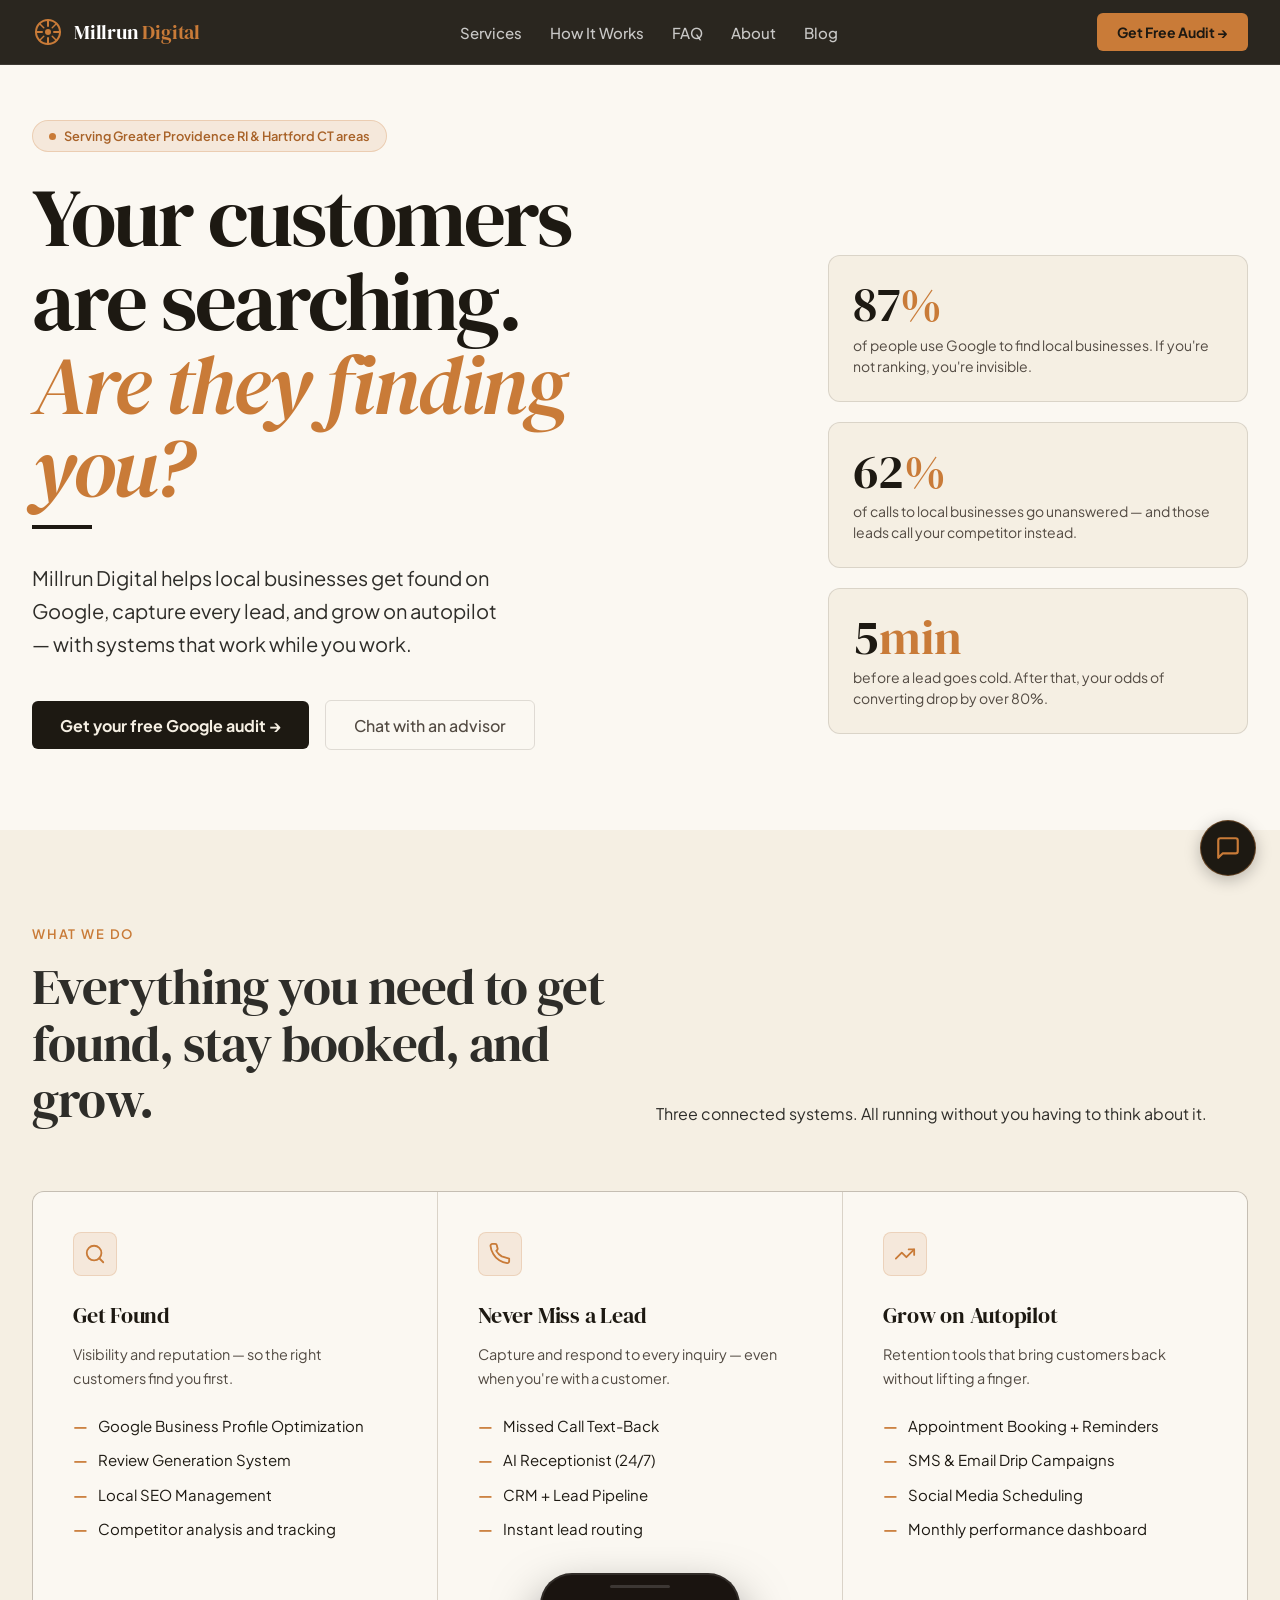
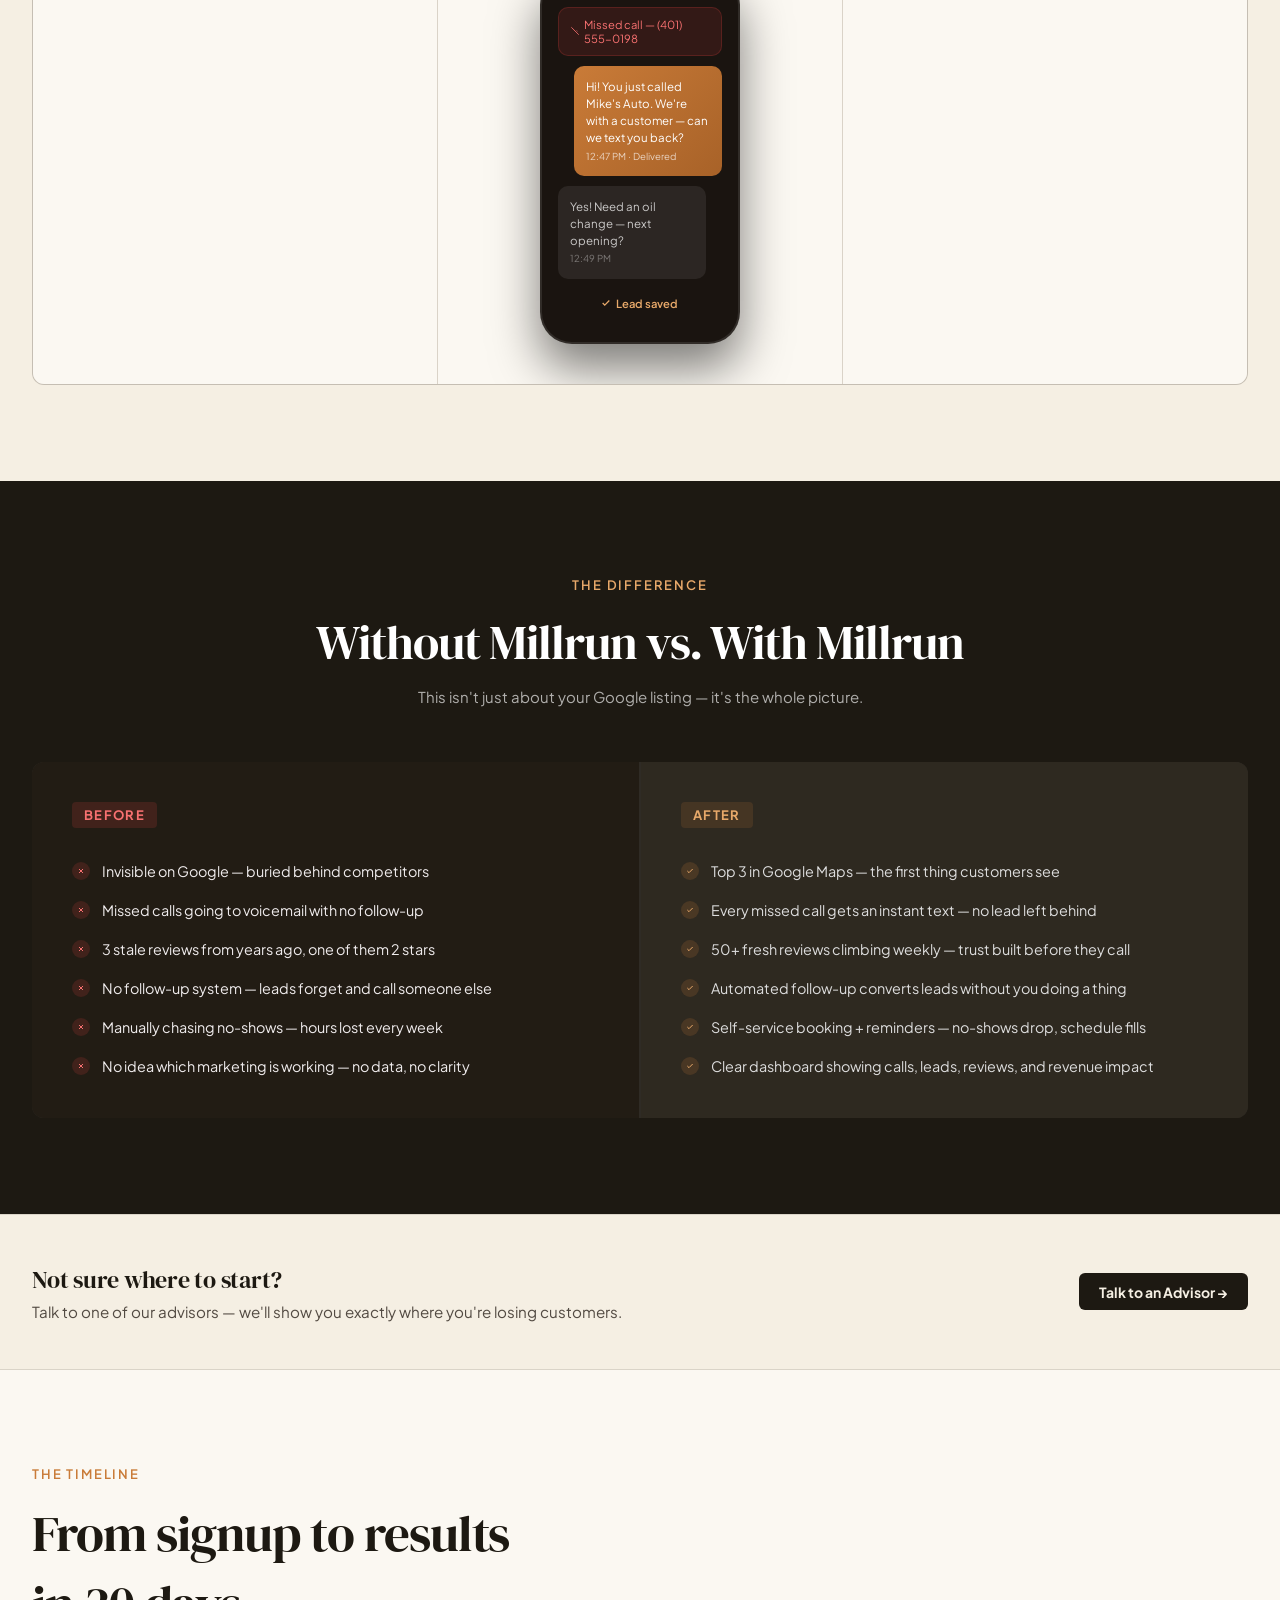
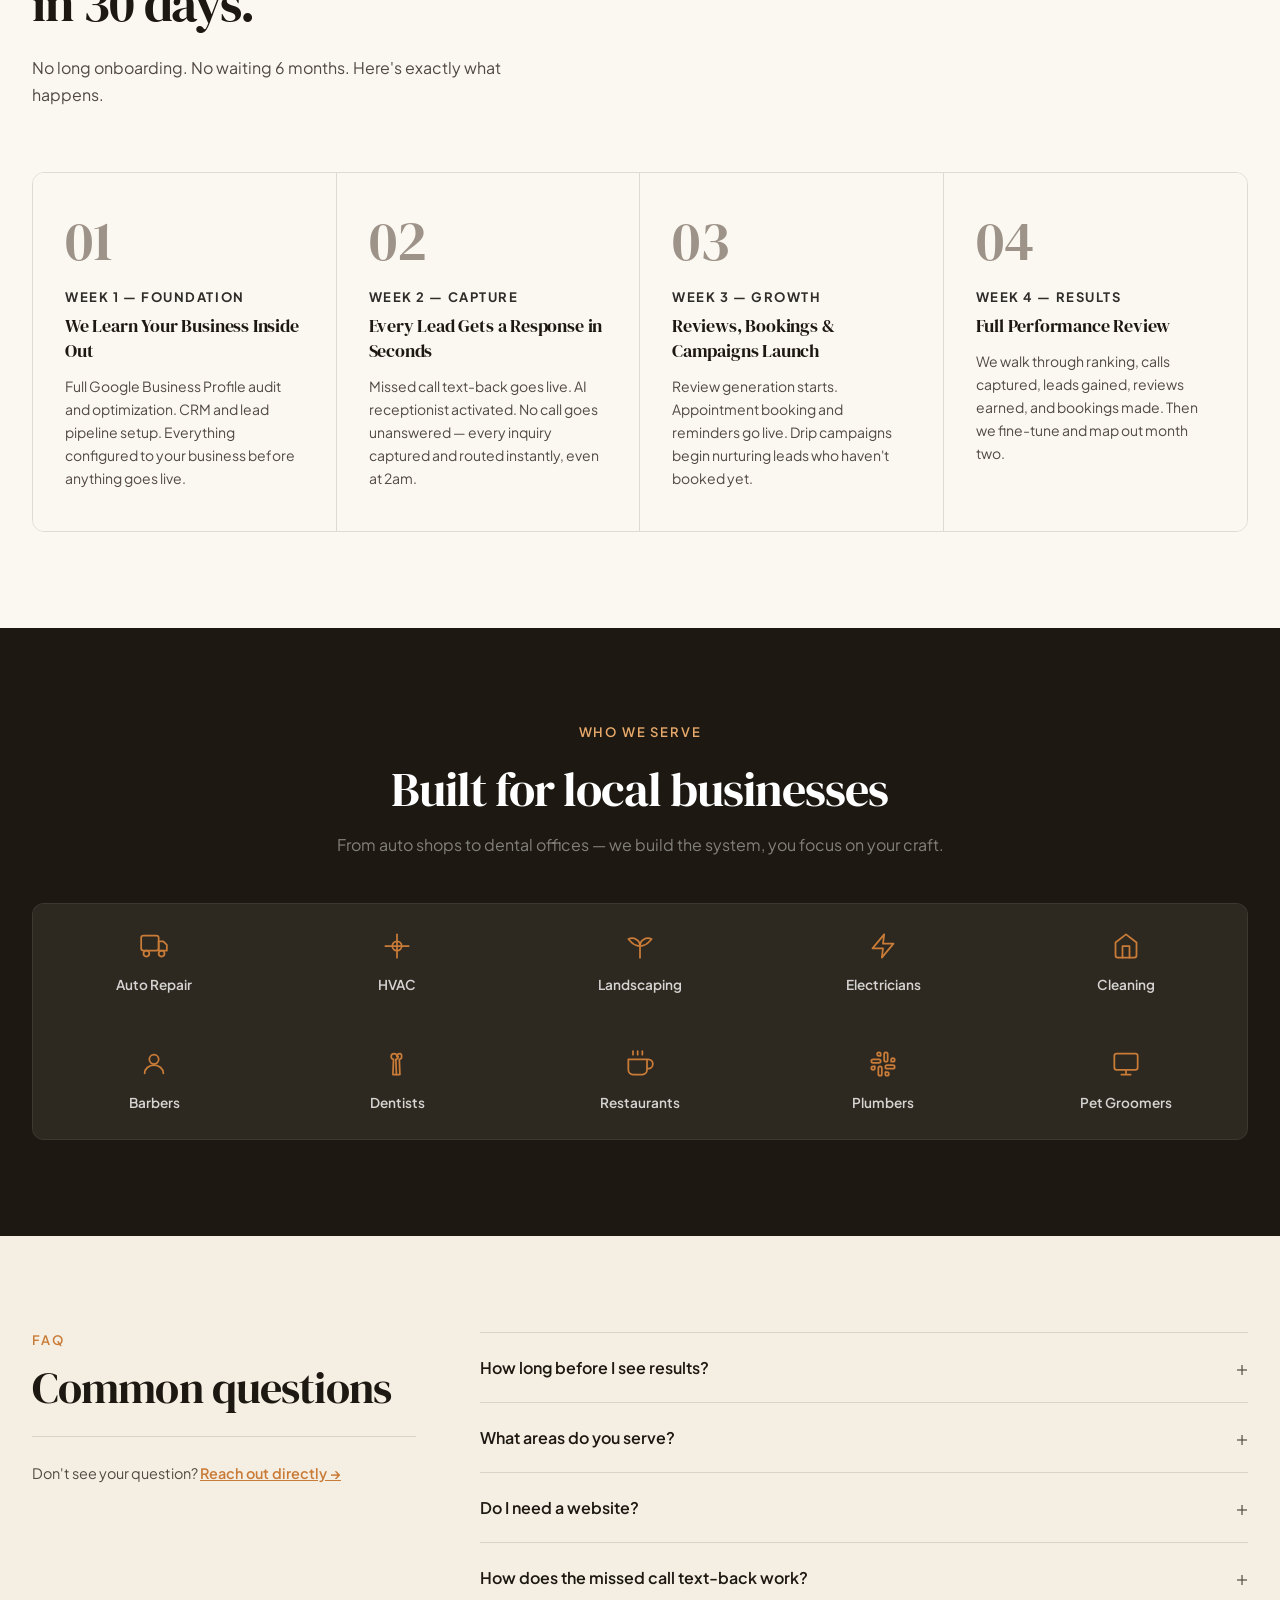
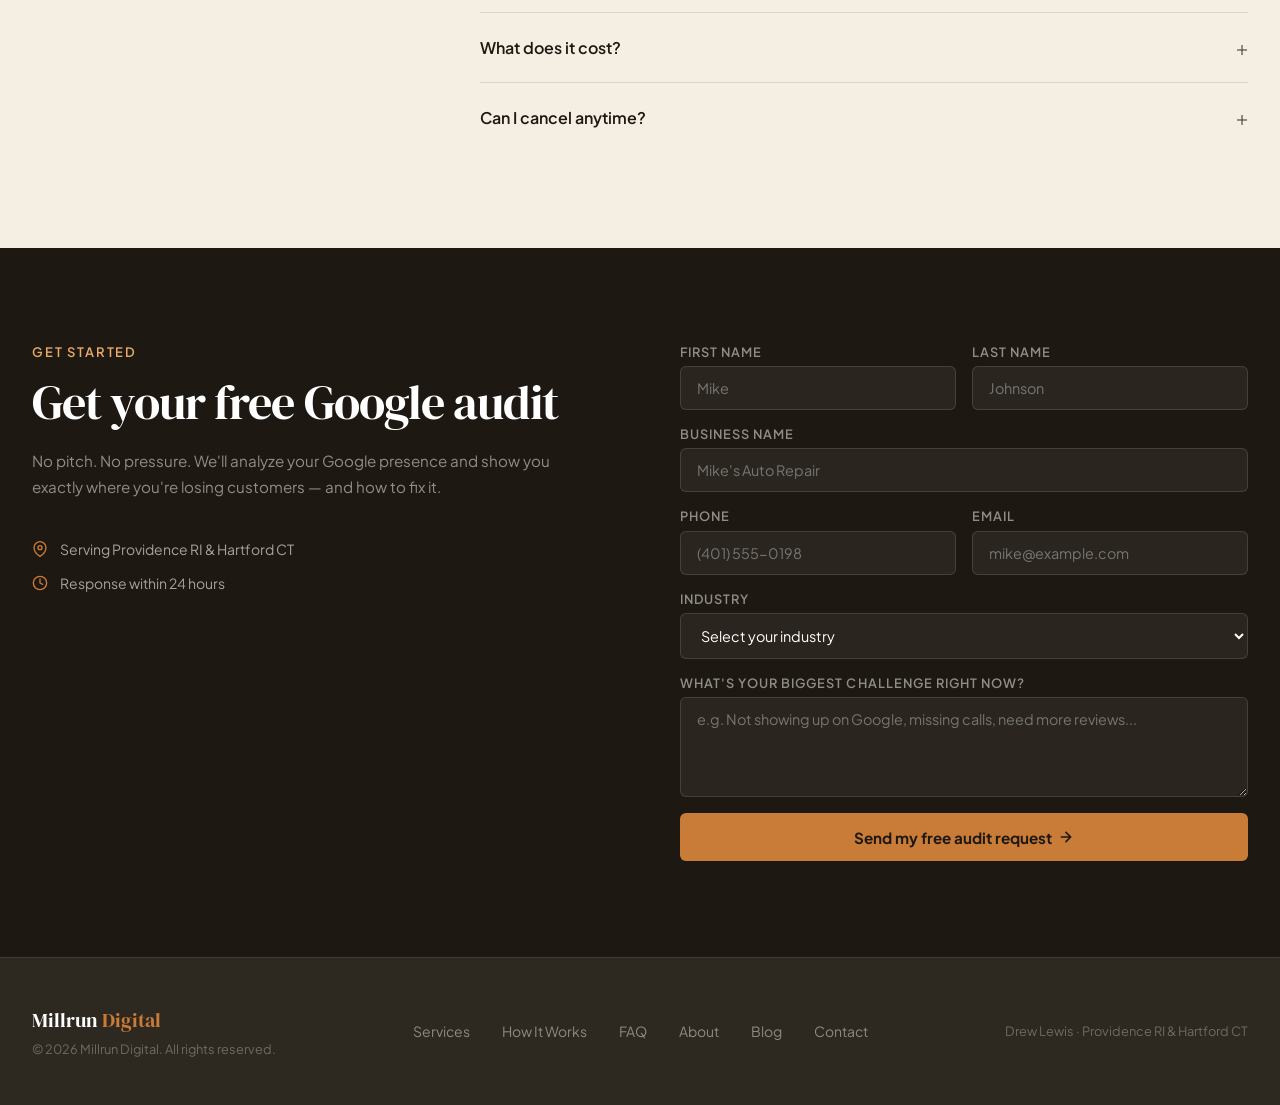
<file: index.html>
<!DOCTYPE html>
<html lang="en" class="scroll-smooth">
<head>
  <meta charset="UTF-8" />
  <meta name="viewport" content="width=device-width, initial-scale=1.0" />
  <!-- Primary SEO -->
  <title>SEO Optimization & AI Tools for Local Businesses | Millrun Digital</title>
  <meta name="description" content="Millrun Digital delivers local SEO optimization and AI automation tools for small businesses in Providence RI and Hartford CT. Get found on Google, capture every lead, and grow on autopilot." />
  <meta name="robots" content="index, follow" />
  <link rel="canonical" href="https://millrundigital.com/" />

  <!-- Open Graph -->
  <meta property="og:type" content="website" />
  <meta property="og:site_name" content="Millrun Digital" />
  <meta property="og:url" content="https://millrundigital.com/" />
  <meta property="og:title" content="SEO Optimization & AI Tools for Local Businesses | Millrun Digital" />
  <meta property="og:description" content="Millrun Digital delivers local SEO optimization and AI automation tools for small businesses in Providence RI and Hartford CT. Get found on Google, capture every lead, and grow on autopilot." />
  <meta property="og:image" content="https://millrundigital.com/og-image.png" />
  <meta property="og:image:width" content="1200" />
  <meta property="og:image:height" content="630" />
  <meta property="og:image:alt" content="Millrun Digital — AI Receptionist for Local Businesses" />
  <meta property="og:locale" content="en_US" />

  <script async src="https://www.googletagmanager.com/gtag/js?id=G-JZNGJ1P3WV"></script>
  <script>window.dataLayer=window.dataLayer||[];function gtag(){dataLayer.push(arguments);}gtag('js',new Date());gtag('config','G-JZNGJ1P3WV');</script>
  <link rel="icon" type="image/png" href="/favicon.png" />
  <link rel="apple-touch-icon" href="/favicon.png" />
  <link rel="preconnect" href="https://fonts.googleapis.com" />
  <link rel="preconnect" href="https://fonts.gstatic.com" crossorigin />
  <link href="https://fonts.googleapis.com/css2?family=DM+Serif+Display:ital@0;1&family=Plus+Jakarta+Sans:wght@300;400;500;600;700;800&display=swap" rel="stylesheet" />
  <link rel="stylesheet" href="widget.css" />
  <style>
    *, *::before, *::after { box-sizing: border-box; margin: 0; padding: 0; }

    :root {
      --cream:        #F5EFE3;
      --warm-white:   #FBF8F2;
      --charcoal:     #1D1912;
      --charcoal-mid: #2E2920;
      --charcoal-soft:#3D3629;
      --amber:        #C97B38;
      --amber-dark:   #A86228;
      --amber-light:  #E8A96A;
      --stone:        #524A42;
      --stone-light:  #9E9389;
      --border:       rgba(125,114,104,0.22);
      --border-dark:  rgba(255,255,255,0.09);
    }

    html { font-family: 'Plus Jakarta Sans', sans-serif; }
    body { background: var(--warm-white); color: var(--charcoal); -webkit-font-smoothing: antialiased; }
    h1,h2,h3,h4 { font-family: 'DM Serif Display', serif; font-weight: 400; }

    /* ─── HEADER ─── */
    #site-header {
      position: fixed; top: 0; left: 0; right: 0; z-index: 50;
      background: rgba(29,25,18,0.94);
      backdrop-filter: blur(16px);
      border-bottom: 1px solid var(--border-dark);
    }
    .header-inner {
      max-width: 1280px; margin: 0 auto;
      padding: 0 2rem;
      height: 64px;
      display: flex; align-items: center; justify-content: space-between;
    }
    .logo { display:flex; align-items:center; gap:10px; text-decoration:none; }
    .logo-mark { width:32px; height:32px; display:flex; align-items:center; justify-content:center; }
    .logo-text { font-family:'DM Serif Display',serif; font-size:1.25rem; color:#fff; letter-spacing:-0.01em; }
    .logo-text span { color: var(--amber); }

    nav.desktop { display:flex; align-items:center; gap:1.75rem; }
    nav.desktop a { font-size:15px; color:rgba(255,255,255,0.75); text-decoration:none; font-weight:500; transition:color 0.15s; }
    nav.desktop a:hover { color:#fff; }

    .btn-primary {
      display:inline-flex; align-items:center; gap:6px;
      background: var(--amber); color: var(--charcoal);
      font-family:'Plus Jakarta Sans',sans-serif; font-weight:700; font-size:0.875rem;
      padding:0.6rem 1.25rem; border-radius:6px;
      text-decoration:none; border:none; cursor:pointer;
      transition: background 0.15s, transform 0.1s;
    }
    .btn-primary:hover { background: var(--amber-dark); transform: translateY(-1px); }

    .hamburger { display:none; flex-direction:column; gap:5px; background:none; border:none; cursor:pointer; padding:4px; }
    .hamburger span { display:block; width:22px; height:2px; background:#fff; border-radius:2px; transition: transform 0.3s, opacity 0.3s; }
    .hamburger.open span:nth-child(1) { transform: translateY(7px) rotate(45deg); }
    .hamburger.open span:nth-child(2) { opacity:0; }
    .hamburger.open span:nth-child(3) { transform: translateY(-7px) rotate(-45deg); }
    .mobile-nav { max-height:0; overflow:hidden; transition:max-height 0.35s ease; background:var(--charcoal-mid); }
    .mobile-nav.open { max-height:400px; }
    .mobile-nav a { display:block; padding:0.75rem 2rem; font-size:0.9rem; color:rgba(255,255,255,0.75); text-decoration:none; border-bottom:1px solid rgba(255,255,255,0.05); }
    .mobile-nav a:hover { color:#fff; }
    .mobile-nav .mobile-cta { display:block; margin:1rem 2rem; }

    @media(max-width:768px){ nav.desktop,.header-cta { display:none!important; } .hamburger{ display:flex; } }

    /* ─── REVEAL ─── */
    .reveal { opacity:0; transform:translateY(24px); transition:opacity 0.65s ease, transform 0.65s ease; }
    .reveal.visible { opacity:1; transform:translateY(0); }
    .reveal-delay-1 { transition-delay:0.1s; }
    .reveal-delay-2 { transition-delay:0.2s; }
    .reveal-delay-3 { transition-delay:0.3s; }
    .reveal-delay-4 { transition-delay:0.4s; }

    /* ─── SECTIONS ─── */
    .section { padding: 6rem 2rem; }
    .container { max-width:1280px; margin:0 auto; }

    .section-label {
      font-family:'Plus Jakarta Sans',sans-serif; font-weight:600;
      font-size:13px; letter-spacing:0.14em; text-transform:uppercase;
      color: var(--amber); margin-bottom:1rem; display:block;
    }
    .section-label.dark { color: var(--amber-light); }

    /* ─── HERO ─── */
    #hero { background: var(--warm-white); padding-top: 120px; padding-bottom: 0; overflow: hidden; }
    .hero-inner {
      max-width:1280px; margin:0 auto; padding: 0 2rem;
      display:grid; grid-template-columns: 1fr 420px;
      gap: 4rem; align-items: end; padding-bottom: 5rem;
    }
    .hero-headline { font-size: clamp(3.2rem, 6.5vw, 6.5rem); line-height: 1.0; letter-spacing: -0.03em; color: var(--charcoal); }
    .hero-headline em { font-style:italic; color: var(--amber); }
    .hero-sub { margin-top: 2rem; font-size: 20px; color: rgb(46,45,41); line-height: 1.65; max-width: 480px; font-weight:400; }
    .hero-actions { display:flex; align-items:center; gap:1rem; margin-top:2.5rem; flex-wrap:wrap; }
    .hero-actions .btn-primary { font-size:1rem; padding:0.85rem 1.75rem; background:var(--charcoal); color:var(--cream); }
    .hero-actions .btn-primary:hover { background: var(--charcoal-soft); }
    .hero-actions .btn-ghost-warm {
      font-size:1rem; font-weight:500; padding:0.85rem 1.75rem;
      border:1.5px solid var(--border); border-radius:6px;
      color:var(--stone); background:transparent; cursor:pointer;
      transition: border-color 0.15s, color 0.15s;
      font-family:'Plus Jakarta Sans',sans-serif;
    }
    .hero-actions .btn-ghost-warm:hover { border-color: var(--amber); color: var(--amber); }
    .hero-right { display: flex; flex-direction: column; gap: 1.25rem; padding-bottom: 1rem; }
    .hero-stat-card { background: var(--cream); border: 1px solid var(--border); border-radius: 12px; padding: 1.5rem; }
    .hero-stat-card .num { font-family:'DM Serif Display',serif; font-size: 3rem; line-height:1; color: var(--charcoal); }
    .hero-stat-card .num span { color: var(--amber); }
    .hero-stat-card p { font-size:0.875rem; color:var(--stone); margin-top:0.4rem; line-height:1.5; }
    .hero-badge {
      display:inline-flex; align-items:center; gap:8px;
      background:rgba(201,123,56,0.12); border:1px solid rgba(201,123,56,0.25);
      color:var(--amber-dark); border-radius:999px;
      font-size:0.8rem; font-weight:600; padding:0.45rem 1rem; margin-bottom: 1.5rem;
    }
    .hero-badge-dot { width:7px; height:7px; border-radius:50%; background:var(--amber); }
    .hero-divider { height:4px; background:var(--charcoal); width:60px; margin: 1rem 0; }

    @media(max-width:900px){
      .hero-inner { grid-template-columns:1fr; gap:3rem; }
      .hero-right { flex-direction:row; flex-wrap:wrap; }
      .hero-stat-card { flex:1; min-width:160px; }
    }

    /* ─── SERVICES ─── */
    #services { background: var(--cream); }
    .services-header { display:grid; grid-template-columns:1fr 1fr; gap:2rem; align-items:end; margin-bottom:4rem; }
    .services-header h2 { font-size: clamp(2rem,4vw,3.25rem); line-height:1.1; letter-spacing:-0.02em; color: rgb(46,45,41); }
    .services-header p { color: rgb(46,45,41); line-height:1.7; font-size:1rem; }
    .services-grid { display:grid; grid-template-columns:repeat(3,1fr); gap:1.5px; background:var(--border); border:1px solid var(--border); border-radius:12px; overflow:hidden; }
    .service-card { background:var(--warm-white); padding:2.5rem; transition:background 0.2s; }
    .service-card:hover { background: #fff; }
    .service-icon { width:44px; height:44px; border-radius:8px; background: rgba(201,123,56,0.12); border:1px solid rgba(201,123,56,0.2); display:flex; align-items:center; justify-content:center; margin-bottom:1.5rem; color:var(--amber); }
    .service-card h3 { font-size:1.4rem; margin-bottom:0.75rem; letter-spacing:-0.01em; }
    .service-card > p { color:var(--stone); font-size:0.9rem; line-height:1.65; margin-bottom:1.5rem; }
    .service-list { list-style:none; display:flex; flex-direction:column; gap:0.75rem; }
    .service-list li { display:flex; align-items:baseline; gap:0.6rem; font-size:15px; color:var(--charcoal); line-height:1.5; }
    .service-list li::before { content:'—'; color:var(--amber); flex-shrink:0; font-weight:700; }
    @media(max-width:900px){ .services-grid { grid-template-columns:1fr; } .services-header { grid-template-columns:1fr; } }

    /* ─── BEFORE / AFTER ─── */
    #before-after { background: var(--charcoal); }
    .ba-header { text-align:center; margin-bottom:3.5rem; }
    .ba-header h2 { color:#fff; font-size:clamp(2rem,4vw,3rem); letter-spacing:-0.02em; }
    .ba-header p { color:rgba(255,255,255,0.65); margin-top:0.75rem; font-size:15px; }
    .ba-grid { display:grid; grid-template-columns:1fr 1fr; gap:2px; background:rgba(255,255,255,0.08); border-radius:12px; overflow:hidden; }
    .ba-col { padding:2.5rem; }
    .ba-col.before { background:#221C14; }
    .ba-col.after { background:var(--charcoal-mid); }
    .ba-col-header { display:flex; align-items:center; gap:0.75rem; margin-bottom:2rem; }
    .ba-col-header .tag { font-size:13px; font-weight:700; letter-spacing:0.1em; text-transform:uppercase; padding:0.3rem 0.75rem; border-radius:4px; }
    .ba-col.before .tag { background:rgba(239,68,68,0.15); color:#f87171; }
    .ba-col.after .tag { background:rgba(201,123,56,0.15); color:var(--amber-light); }
    .ba-list { list-style:none; display:flex; flex-direction:column; gap:1rem; }
    .ba-list li { display:flex; align-items:start; gap:0.75rem; font-size:0.9rem; line-height:1.6; }
    .ba-col.before .ba-list li { color: rgb(240,236,237); }
    .ba-col.after .ba-list li { color: rgb(221,221,221); }
    .ba-dot { width:18px; height:18px; border-radius:50%; flex-shrink:0; display:flex; align-items:center; justify-content:center; margin-top:2px; }
    .ba-col.before .ba-dot { background:rgba(239,68,68,0.15); }
    .ba-col.after .ba-dot { background:rgba(201,123,56,0.18); }
    @media(max-width:768px){ .ba-grid { grid-template-columns:1fr; } }

    /* ─── HOW IT WORKS ─── */
    #how-it-works { background: var(--warm-white); }
    .hiw-header { margin-bottom:4rem; }
    .hiw-header h2 { font-size:clamp(2rem,4vw,3.25rem); letter-spacing:-0.02em; max-width:600px; }
    .hiw-header p { color:var(--stone); margin-top:1rem; max-width:500px; line-height:1.7; }
    .hiw-steps { display:grid; grid-template-columns:repeat(4,1fr); gap:0; border:1px solid var(--border); border-radius:12px; overflow:hidden; }
    .hiw-step { padding:2.5rem 2rem; border-right:1px solid var(--border); background:var(--warm-white); }
    .hiw-step:last-child { border-right:none; }
    .step-num { font-family:'DM Serif Display',serif; font-size:3.5rem; line-height:1; color:var(--stone-light); margin-bottom:1.25rem; }
    .step-week { font-size:13px; font-weight:700; text-transform:uppercase; letter-spacing:0.12em; color: rgb(46,45,41); margin-bottom:0.5rem; }
    .hiw-step h3 { font-size:1.15rem; margin-bottom:0.75rem; letter-spacing:-0.01em; }
    .hiw-step p { font-size:0.875rem; color:var(--stone); line-height:1.65; }
    @media(max-width:900px){ .hiw-steps { grid-template-columns:1fr 1fr; } .hiw-step { border-bottom:1px solid var(--border); } }
    @media(max-width:560px){ .hiw-steps { grid-template-columns:1fr; } }

    /* ─── INDUSTRIES ─── */
    #industries { background: var(--charcoal); }
    .ind-header { text-align:center; margin-bottom:3rem; }
    .ind-header h2 { color:#fff; font-size:clamp(2rem,4vw,3rem); letter-spacing:-0.02em; }
    .ind-header p { color:rgba(255,255,255,0.45); margin-top:0.75rem; }
    .industries-grid { display:grid; grid-template-columns:repeat(5,1fr); gap:1px; background:rgba(255,255,255,0.07); border:1px solid rgba(255,255,255,0.07); border-radius:12px; overflow:hidden; }
    .ind-tile { background: var(--charcoal-mid); padding: 1.75rem 1.25rem; text-align:center; cursor:pointer; transition: background 0.15s; }
    .ind-tile:hover { background: var(--charcoal-soft); }
    .ind-tile svg { color: var(--amber); margin-bottom:0.75rem; }
    .ind-tile p { font-size:0.85rem; font-weight:600; color:rgba(255,255,255,0.8); }
    @media(max-width:900px){ .industries-grid { grid-template-columns:repeat(3,1fr); } }
    @media(max-width:560px){ .industries-grid { grid-template-columns:repeat(2,1fr); } }

    /* ─── FAQ ─── */
    #faq { background: var(--cream); }
    .faq-layout { display:grid; grid-template-columns:1fr 2fr; gap:4rem; align-items:start; }
    .faq-list { display:flex; flex-direction:column; }
    .faq-item { border-top:1px solid var(--border); }
    .faq-question {
      width:100%; text-align:left; background:none; border:none; cursor:pointer;
      padding:1.5rem 0; display:flex; justify-content:space-between; align-items:center; gap:1rem;
      font-family:'Plus Jakarta Sans',sans-serif; font-weight:600; font-size:1rem;
      color:var(--charcoal); transition:color 0.15s;
    }
    .faq-question:hover { color:var(--amber); }
    .faq-icon { font-size:1.25rem; font-weight:300; flex-shrink:0; transition:transform 0.3s; line-height:1; color:var(--stone); }
    .faq-icon.open { transform:rotate(45deg); color:var(--amber); }
    .faq-answer { max-height:0; overflow:hidden; transition:max-height 0.35s ease, padding 0.35s ease; }
    .faq-answer.open { max-height:400px; padding-bottom:1.5rem; }
    .faq-answer p { color:var(--stone); font-size:0.9rem; line-height:1.75; max-width:600px; }
    @media(max-width:768px){ .faq-layout { grid-template-columns:1fr; } }

    /* ─── CONTACT ─── */
    #contact { background: var(--charcoal); }
    .contact-inner { display:grid; grid-template-columns:1fr 1fr; gap:5rem; align-items:start; }
    .contact-left h2 { color:#fff; font-size:clamp(2rem,4vw,3rem); letter-spacing:-0.02em; line-height:1.1; }
    .contact-left p { color:rgba(255,255,255,0.5); margin-top:1.25rem; line-height:1.7; font-size:0.95rem; }
    .contact-info { margin-top:2.5rem; display:flex; flex-direction:column; gap:1rem; }
    .contact-info-item { display:flex; align-items:center; gap:0.75rem; font-size:0.875rem; color:rgba(255,255,255,0.6); }
    .contact-info-item svg { color:var(--amber); flex-shrink:0; }
    .contact-form { display:flex; flex-direction:column; gap:1rem; }
    .form-row { display:grid; grid-template-columns:1fr 1fr; gap:1rem; }
    .form-group { display:flex; flex-direction:column; gap:0.4rem; }
    .form-group label { font-size:0.8rem; font-weight:600; text-transform:uppercase; letter-spacing:0.08em; color:rgba(255,255,255,0.5); }
    .form-group input, .form-group select, .form-group textarea {
      background: rgba(255,255,255,0.06); border:1px solid rgba(255,255,255,0.12); border-radius:6px;
      padding:0.75rem 1rem; color:#fff; font-family:'Plus Jakarta Sans',sans-serif; font-size:0.9rem; outline:none; transition: border-color 0.15s;
    }
    .form-group input:focus, .form-group select:focus, .form-group textarea:focus { border-color:var(--amber); }
    .form-group select option { background:var(--charcoal); }
    .form-group textarea { resize:vertical; min-height:100px; }
    .form-submit {
      background:var(--amber); color:var(--charcoal); border:none; border-radius:6px; cursor:pointer;
      padding:0.9rem 2rem; font-family:'Plus Jakarta Sans',sans-serif; font-weight:700; font-size:0.95rem;
      transition: background 0.15s, transform 0.1s; display:flex; align-items:center; justify-content:center; gap:6px;
    }
    .form-submit:hover:not(:disabled) { background:var(--amber-dark); transform:translateY(-1px); }
    .form-submit:disabled { opacity:0.65; cursor:not-allowed; }
    @media(max-width:900px){ .contact-inner { grid-template-columns:1fr; gap:3rem; } .form-row { grid-template-columns:1fr; } }

    /* ─── ADVISOR STRIP ─── */
    .advisor-strip { background: var(--cream); border-top:1px solid var(--border); border-bottom:1px solid var(--border); padding:3rem 2rem; }
    .advisor-strip-inner { max-width:1280px; margin:0 auto; display:flex; align-items:center; justify-content:space-between; gap:2rem; flex-wrap:wrap; }
    .advisor-strip h3 { font-size:1.5rem; letter-spacing:-0.01em; }
    .advisor-strip p { color:var(--stone); font-size:0.95rem; margin-top:0.35rem; }
    .advisor-strip .btn-primary { background:var(--charcoal); color:var(--cream); font-size:0.875rem; }

    /* ─── FOOTER ─── */
    footer { background: var(--charcoal-mid); border-top:1px solid var(--border-dark); padding:3rem 2rem; }
    .footer-inner { max-width:1280px; margin:0 auto; display:flex; justify-content:space-between; align-items:center; flex-wrap:wrap; gap:2rem; }
    .footer-logo { font-family:'DM Serif Display',serif; font-size:1.25rem; color:#fff; }
    .footer-logo span { color:var(--amber); }
    .footer-links { display:flex; gap:2rem; flex-wrap:wrap; }
    .footer-links a { font-size:0.875rem; color:rgba(255,255,255,0.45); text-decoration:none; transition:color 0.15s; }
    .footer-links a:hover { color:#fff; }
    .footer-copy { font-size:0.8rem; color:rgba(255,255,255,0.3); }

    /* ─── PHONE MOCKUP ─── */
    .phone-wrap { display:flex; justify-content:center; margin-top:2rem; }
    .phone-frame { background:#1A1410; border-radius:32px; border:2px solid rgba(255,255,255,0.1); box-shadow:0 24px 48px rgba(0,0,0,0.5); width:200px; padding:2rem 1rem 1.5rem; position:relative; }
    .phone-frame::before { content:''; position:absolute; top:10px; left:50%; transform:translateX(-50%); width:60px; height:3px; background:rgba(255,255,255,0.15); border-radius:2px; }
    .phone-msg { border-radius:10px; padding:0.75rem; font-size:0.72rem; line-height:1.5; margin-bottom:0.6rem; }
    .phone-msg.outgoing { background:linear-gradient(135deg,#C97B38,#A86228); color:#fff; margin-left:1rem; }
    .phone-msg.incoming { background:rgba(255,255,255,0.08); color:rgba(255,255,255,0.75); margin-right:1rem; }
    .phone-tag { display:flex; align-items:center; justify-content:center; gap:5px; font-size:0.7rem; color:var(--amber-light); font-weight:600; padding:0.5rem; }
    .phone-missed { background:rgba(239,68,68,0.12); border:1px solid rgba(239,68,68,0.2); border-radius:10px; padding:0.6rem 0.75rem; font-size:0.7rem; color:#f87171; margin-bottom:0.6rem; display:flex; align-items:center; gap:5px; }

    /* ─── BACK TO TOP ─── */
    #back-to-top {
      position: fixed; bottom: 96px; right: 24px; z-index: 9998;
      width: 44px; height: 44px; border-radius: 50%;
      background: var(--charcoal); border: 1px solid rgba(201,123,56,0.4);
      color: var(--amber); cursor: pointer;
      display: flex; align-items: center; justify-content: center;
      opacity: 0; pointer-events: none;
      transition: opacity 0.3s ease, transform 0.2s ease, background 0.15s;
      box-shadow: 0 4px 16px rgba(0,0,0,0.25);
    }
    #back-to-top.visible { opacity: 1; pointer-events: auto; }
    #back-to-top:hover { background: var(--amber); color: var(--charcoal); transform: translateY(-2px); }
    @media(max-width:480px){ #back-to-top { bottom: 88px; right: 16px; } }
  </style>
</head>
<body>

<!-- ── HEADER ── -->
<header id="site-header">
  <div class="header-inner">
    <a href="#" class="logo">
      <div class="logo-mark">
        <svg width="28" height="28" viewBox="0 0 28 28" fill="none" xmlns="http://www.w3.org/2000/svg">
          <circle cx="14" cy="14" r="12" stroke="#C97B38" stroke-width="2"/>
          <circle cx="14" cy="14" r="3" fill="#C97B38"/>
          <line x1="14" y1="2" x2="14" y2="8" stroke="#C97B38" stroke-width="2" stroke-linecap="round"/>
          <line x1="14" y1="20" x2="14" y2="26" stroke="#C97B38" stroke-width="2" stroke-linecap="round"/>
          <line x1="2" y1="14" x2="8" y2="14" stroke="#C97B38" stroke-width="2" stroke-linecap="round"/>
          <line x1="20" y1="14" x2="26" y2="14" stroke="#C97B38" stroke-width="2" stroke-linecap="round"/>
          <line x1="5.5" y1="5.5" x2="9.75" y2="9.75" stroke="#C97B38" stroke-width="1.5" stroke-linecap="round"/>
          <line x1="18.25" y1="18.25" x2="22.5" y2="22.5" stroke="#C97B38" stroke-width="1.5" stroke-linecap="round"/>
          <line x1="22.5" y1="5.5" x2="18.25" y2="9.75" stroke="#C97B38" stroke-width="1.5" stroke-linecap="round"/>
          <line x1="9.75" y1="18.25" x2="5.5" y2="22.5" stroke="#C97B38" stroke-width="1.5" stroke-linecap="round"/>
        </svg>
      </div>
      <span class="logo-text">Millrun <span>Digital</span></span>
    </a>
    <nav class="desktop">
      <a href="#services">Services</a>
      <a href="#how-it-works">How It Works</a>
      <a href="#faq">FAQ</a>
      <a href="about.html">About</a>
      <a href="/blog/">Blog</a>
    </nav>
    <a href="#contact" class="btn-primary header-cta">Get Free Audit →</a>
    <button class="hamburger" id="hamburger-btn" aria-label="Menu">
      <span></span><span></span><span></span>
    </button>
  </div>
  <div class="mobile-nav" id="mobile-nav">
    <a href="#services">Services</a>
    <a href="#how-it-works">How It Works</a>
    <a href="#faq">FAQ</a>
    <a href="about.html">About</a>
    <a href="/blog/">Blog</a>
    <div class="mobile-cta"><a href="#contact" class="btn-primary" style="justify-content:center">Get Free Audit →</a></div>
  </div>
</header>

<!-- ── HERO ── -->
<section id="hero">
  <div class="hero-inner">
    <div>
      <div class="reveal">
        <div class="hero-badge">
          <span class="hero-badge-dot"></span>
          Serving Greater Providence RI &amp; Hartford CT areas
        </div>
      </div>
      <h1 class="hero-headline reveal reveal-delay-1">
        Your customers<br>
        are searching.<br>
        <em>Are they finding<br>you?</em>
      </h1>
      <div class="hero-divider reveal reveal-delay-2"></div>
      <p class="hero-sub reveal reveal-delay-2">
        Millrun Digital helps local businesses get found on Google, capture every lead, and grow on autopilot — with systems that work while you work.
      </p>
      <div class="hero-actions reveal reveal-delay-3">
        <a href="#contact" class="btn-primary">Get your free Google audit →</a>
        <button onclick="window.openMillrunChat && window.openMillrunChat()" class="btn-ghost-warm">Chat with an advisor</button>
      </div>
    </div>
    <div class="hero-right reveal reveal-delay-2">
      <div class="hero-stat-card">
        <div class="num">87<span>%</span></div>
        <p>of people use Google to find local businesses. If you're not ranking, you're invisible.</p>
      </div>
      <div class="hero-stat-card">
        <div class="num">62<span>%</span></div>
        <p>of calls to local businesses go unanswered — and those leads call your competitor instead.</p>
      </div>
      <div class="hero-stat-card">
        <div class="num">5<span>min</span></div>
        <p>before a lead goes cold. After that, your odds of converting drop by over 80%.</p>
      </div>
    </div>
  </div>
</section>

<!-- ── SERVICES ── -->
<section id="services" class="section">
  <div class="container">
    <div class="services-header reveal">
      <div>
        <span class="section-label">What We Do</span>
        <h2>Everything you need to get found, stay booked, and grow.</h2>
      </div>
      <p>Three connected systems. All running without you having to think about it.</p>
    </div>
    <div class="services-grid">
      <div class="service-card reveal reveal-delay-1">
        <div class="service-icon">
          <svg width="22" height="22" viewBox="0 0 24 24" fill="none" stroke="currentColor" stroke-width="2" stroke-linecap="round" stroke-linejoin="round"><circle cx="11" cy="11" r="8"/><path d="m21 21-4.35-4.35"/></svg>
        </div>
        <h3>Get Found</h3>
        <p>Visibility and reputation — so the right customers find you first.</p>
        <ul class="service-list">
          <li>Google Business Profile Optimization</li>
          <li>Review Generation System</li>
          <li>Local SEO Management</li>
          <li>Competitor analysis and tracking</li>
        </ul>
      </div>
      <div class="service-card reveal reveal-delay-2">
        <div class="service-icon">
          <svg width="22" height="22" viewBox="0 0 24 24" fill="none" stroke="currentColor" stroke-width="2" stroke-linecap="round" stroke-linejoin="round"><path d="M22 16.92v3a2 2 0 0 1-2.18 2 19.79 19.79 0 0 1-8.63-3.07A19.5 19.5 0 0 1 4.69 12 19.79 19.79 0 0 1 1.63 3.18 2 2 0 0 1 3.6 1h3a2 2 0 0 1 2 1.72c.127.96.361 1.903.7 2.81a2 2 0 0 1-.45 2.11L7.91 8.6a16 16 0 0 0 6 6z"/></svg>
        </div>
        <h3>Never Miss a Lead</h3>
        <p>Capture and respond to every inquiry — even when you're with a customer.</p>
        <ul class="service-list">
          <li>Missed Call Text-Back</li>
          <li>AI Receptionist (24/7)</li>
          <li>CRM + Lead Pipeline</li>
          <li>Instant lead routing</li>
        </ul>
        <div class="phone-wrap">
          <div class="phone-frame">
            <div class="phone-missed">
              <svg width="10" height="10" viewBox="0 0 24 24" fill="none" stroke="currentColor" stroke-width="2.5"><line x1="1" y1="1" x2="23" y2="23"/><path d="M16.72 11.06A10.94 10.94 0 0 1 19 12.55"/></svg>
              Missed call — (401) 555-0198
            </div>
            <div class="phone-msg outgoing">Hi! You just called Mike's Auto. We're with a customer — can we text you back?<br><small style="opacity:0.7">12:47 PM · Delivered</small></div>
            <div class="phone-msg incoming">Yes! Need an oil change — next opening?<br><small style="opacity:0.5">12:49 PM</small></div>
            <div class="phone-tag">
              <svg width="10" height="10" viewBox="0 0 24 24" fill="none" stroke="currentColor" stroke-width="3"><path d="M20 6L9 17l-5-5"/></svg>
              Lead saved
            </div>
          </div>
        </div>
      </div>
      <div class="service-card reveal reveal-delay-3">
        <div class="service-icon">
          <svg width="22" height="22" viewBox="0 0 24 24" fill="none" stroke="currentColor" stroke-width="2" stroke-linecap="round" stroke-linejoin="round"><polyline points="22 7 13.5 15.5 8.5 10.5 2 17"/><polyline points="16 7 22 7 22 13"/></svg>
        </div>
        <h3>Grow on Autopilot</h3>
        <p>Retention tools that bring customers back without lifting a finger.</p>
        <ul class="service-list">
          <li>Appointment Booking + Reminders</li>
          <li>SMS &amp; Email Drip Campaigns</li>
          <li>Social Media Scheduling</li>
          <li>Monthly performance dashboard</li>
        </ul>
      </div>
    </div>
  </div>
</section>

<!-- ── BEFORE / AFTER ── -->
<section id="before-after" class="section">
  <div class="container">
    <div class="ba-header reveal">
      <span class="section-label dark">The Difference</span>
      <h2>Without Millrun vs. With Millrun</h2>
      <p>This isn't just about your Google listing — it's the whole picture.</p>
    </div>
    <div class="ba-grid reveal reveal-delay-1">
      <div class="ba-col before">
        <div class="ba-col-header"><span class="tag">Before</span></div>
        <ul class="ba-list">
          <li><div class="ba-dot"><svg width="8" height="8" viewBox="0 0 24 24" fill="none" stroke="#f87171" stroke-width="3"><line x1="18" y1="6" x2="6" y2="18"/><line x1="6" y1="6" x2="18" y2="18"/></svg></div>Invisible on Google — buried behind competitors</li>
          <li><div class="ba-dot"><svg width="8" height="8" viewBox="0 0 24 24" fill="none" stroke="#f87171" stroke-width="3"><line x1="18" y1="6" x2="6" y2="18"/><line x1="6" y1="6" x2="18" y2="18"/></svg></div>Missed calls going to voicemail with no follow-up</li>
          <li><div class="ba-dot"><svg width="8" height="8" viewBox="0 0 24 24" fill="none" stroke="#f87171" stroke-width="3"><line x1="18" y1="6" x2="6" y2="18"/><line x1="6" y1="6" x2="18" y2="18"/></svg></div>3 stale reviews from years ago, one of them 2 stars</li>
          <li><div class="ba-dot"><svg width="8" height="8" viewBox="0 0 24 24" fill="none" stroke="#f87171" stroke-width="3"><line x1="18" y1="6" x2="6" y2="18"/><line x1="6" y1="6" x2="18" y2="18"/></svg></div>No follow-up system — leads forget and call someone else</li>
          <li><div class="ba-dot"><svg width="8" height="8" viewBox="0 0 24 24" fill="none" stroke="#f87171" stroke-width="3"><line x1="18" y1="6" x2="6" y2="18"/><line x1="6" y1="6" x2="18" y2="18"/></svg></div>Manually chasing no-shows — hours lost every week</li>
          <li><div class="ba-dot"><svg width="8" height="8" viewBox="0 0 24 24" fill="none" stroke="#f87171" stroke-width="3"><line x1="18" y1="6" x2="6" y2="18"/><line x1="6" y1="6" x2="18" y2="18"/></svg></div>No idea which marketing is working — no data, no clarity</li>
        </ul>
      </div>
      <div class="ba-col after">
        <div class="ba-col-header"><span class="tag">After</span></div>
        <ul class="ba-list">
          <li><div class="ba-dot"><svg width="8" height="8" viewBox="0 0 24 24" fill="none" stroke="#E8A96A" stroke-width="3"><path d="M20 6L9 17l-5-5"/></svg></div>Top 3 in Google Maps — the first thing customers see</li>
          <li><div class="ba-dot"><svg width="8" height="8" viewBox="0 0 24 24" fill="none" stroke="#E8A96A" stroke-width="3"><path d="M20 6L9 17l-5-5"/></svg></div>Every missed call gets an instant text — no lead left behind</li>
          <li><div class="ba-dot"><svg width="8" height="8" viewBox="0 0 24 24" fill="none" stroke="#E8A96A" stroke-width="3"><path d="M20 6L9 17l-5-5"/></svg></div>50+ fresh reviews climbing weekly — trust built before they call</li>
          <li><div class="ba-dot"><svg width="8" height="8" viewBox="0 0 24 24" fill="none" stroke="#E8A96A" stroke-width="3"><path d="M20 6L9 17l-5-5"/></svg></div>Automated follow-up converts leads without you doing a thing</li>
          <li><div class="ba-dot"><svg width="8" height="8" viewBox="0 0 24 24" fill="none" stroke="#E8A96A" stroke-width="3"><path d="M20 6L9 17l-5-5"/></svg></div>Self-service booking + reminders — no-shows drop, schedule fills</li>
          <li><div class="ba-dot"><svg width="8" height="8" viewBox="0 0 24 24" fill="none" stroke="#E8A96A" stroke-width="3"><path d="M20 6L9 17l-5-5"/></svg></div>Clear dashboard showing calls, leads, reviews, and revenue impact</li>
        </ul>
      </div>
    </div>
  </div>
</section>

<!-- ── ADVISOR STRIP ── -->
<div class="advisor-strip reveal">
  <div class="advisor-strip-inner">
    <div>
      <h3>Not sure where to start?</h3>
      <p>Talk to one of our advisors — we'll show you exactly where you're losing customers.</p>
    </div>
    <button onclick="window.openMillrunChat && window.openMillrunChat()" class="btn-primary">Talk to an Advisor →</button>
  </div>
</div>

<!-- ── HOW IT WORKS ── -->
<section id="how-it-works" class="section">
  <div class="container">
    <div class="hiw-header reveal">
      <span class="section-label">The Timeline</span>
      <h2>From signup to results<br>in 30 days.</h2>
      <p>No long onboarding. No waiting 6 months. Here's exactly what happens.</p>
    </div>
    <div class="hiw-steps">
      <div class="hiw-step reveal reveal-delay-1">
        <div class="step-num">01</div>
        <div class="step-week">Week 1 — Foundation</div>
        <h3>We Learn Your Business Inside Out</h3>
        <p>Full Google Business Profile audit and optimization. CRM and lead pipeline setup. Everything configured to your business before anything goes live.</p>
      </div>
      <div class="hiw-step reveal reveal-delay-2">
        <div class="step-num">02</div>
        <div class="step-week">Week 2 — Capture</div>
        <h3>Every Lead Gets a Response in Seconds</h3>
        <p>Missed call text-back goes live. AI receptionist activated. No call goes unanswered — every inquiry captured and routed instantly, even at 2am.</p>
      </div>
      <div class="hiw-step reveal reveal-delay-3">
        <div class="step-num">03</div>
        <div class="step-week">Week 3 — Growth</div>
        <h3>Reviews, Bookings &amp; Campaigns Launch</h3>
        <p>Review generation starts. Appointment booking and reminders go live. Drip campaigns begin nurturing leads who haven't booked yet.</p>
      </div>
      <div class="hiw-step reveal reveal-delay-4">
        <div class="step-num">04</div>
        <div class="step-week">Week 4 — Results</div>
        <h3>Full Performance Review</h3>
        <p>We walk through ranking, calls captured, leads gained, reviews earned, and bookings made. Then we fine-tune and map out month two.</p>
      </div>
    </div>
  </div>
</section>

<!-- ── INDUSTRIES ── -->
<section id="industries" class="section">
  <div class="container">
    <div class="ind-header reveal">
      <span class="section-label dark">Who We Serve</span>
      <h2>Built for local businesses</h2>
      <p>From auto shops to dental offices — we build the system, you focus on your craft.</p>
    </div>
    <div class="industries-grid">
      <div class="ind-tile reveal" onclick="location.href='#contact'"><svg width="28" height="28" viewBox="0 0 24 24" fill="none" stroke="currentColor" stroke-width="1.5" stroke-linecap="round" stroke-linejoin="round"><rect x="1" y="3" width="15" height="13" rx="2"/><path d="M16 8h4l3 3v5h-7V8z"/><circle cx="5.5" cy="18.5" r="2.5"/><circle cx="18.5" cy="18.5" r="2.5"/></svg><p>Auto Repair</p></div>
      <div class="ind-tile reveal reveal-delay-1" onclick="location.href='#contact'"><svg width="28" height="28" viewBox="0 0 24 24" fill="none" stroke="currentColor" stroke-width="1.5" stroke-linecap="round" stroke-linejoin="round"><path d="M12 2v20M2 12h20"/><circle cx="12" cy="12" r="4"/></svg><p>HVAC</p></div>
      <div class="ind-tile reveal reveal-delay-2" onclick="location.href='#contact'"><svg width="28" height="28" viewBox="0 0 24 24" fill="none" stroke="currentColor" stroke-width="1.5" stroke-linecap="round" stroke-linejoin="round"><path d="M12 22V12m0 0C12 7 7 4 2 6c2 2 4 6 10 6zm0 0c0-5 5-8 10-6-2 2-4 6-10 6z"/></svg><p>Landscaping</p></div>
      <div class="ind-tile reveal reveal-delay-3" onclick="location.href='#contact'"><svg width="28" height="28" viewBox="0 0 24 24" fill="none" stroke="currentColor" stroke-width="1.5" stroke-linecap="round" stroke-linejoin="round"><path d="M13 2L3 14h9l-1 8 10-12h-9l1-8z"/></svg><p>Electricians</p></div>
      <div class="ind-tile reveal reveal-delay-4" onclick="location.href='#contact'"><svg width="28" height="28" viewBox="0 0 24 24" fill="none" stroke="currentColor" stroke-width="1.5" stroke-linecap="round" stroke-linejoin="round"><path d="M3 9l9-7 9 7v11a2 2 0 01-2 2H5a2 2 0 01-2-2z"/><polyline points="9 22 9 12 15 12 15 22"/></svg><p>Cleaning</p></div>
      <div class="ind-tile reveal" onclick="location.href='#contact'"><svg width="28" height="28" viewBox="0 0 24 24" fill="none" stroke="currentColor" stroke-width="1.5" stroke-linecap="round" stroke-linejoin="round"><circle cx="12" cy="8" r="4"/><path d="M4 20c0-4 3.6-7 8-7s8 3 8 7"/></svg><p>Barbers</p></div>
      <div class="ind-tile reveal reveal-delay-1" onclick="location.href='#contact'"><svg width="28" height="28" viewBox="0 0 24 24" fill="none" stroke="currentColor" stroke-width="1.5" stroke-linecap="round" stroke-linejoin="round"><path d="M12 5.5C12 4.119 10.881 3 9.5 3S7 4.119 7 5.5c0 1.243.863 2.28 2.019 2.45L8.5 21h3L11 7.95C12.137 7.78 13 6.743 13 5.5z"/><path d="M12 5.5C12 4.119 13.119 3 14.5 3S16 4.119 16 5.5c0 1.243-.863 2.28-2.019 2.45L14.5 21h-3"/></svg><p>Dentists</p></div>
      <div class="ind-tile reveal reveal-delay-2" onclick="location.href='#contact'"><svg width="28" height="28" viewBox="0 0 24 24" fill="none" stroke="currentColor" stroke-width="1.5" stroke-linecap="round" stroke-linejoin="round"><path d="M18 8h1a4 4 0 010 8h-1M2 8h16v9a4 4 0 01-4 4H6a4 4 0 01-4-4V8zM6 1v3M10 1v3M14 1v3"/></svg><p>Restaurants</p></div>
      <div class="ind-tile reveal reveal-delay-3" onclick="location.href='#contact'"><svg width="28" height="28" viewBox="0 0 24 24" fill="none" stroke="currentColor" stroke-width="1.5" stroke-linecap="round" stroke-linejoin="round"><path d="M14.5 10c-.83 0-1.5-.67-1.5-1.5v-5c0-.83.67-1.5 1.5-1.5s1.5.67 1.5 1.5v5c0 .83-.67 1.5-1.5 1.5z"/><path d="M20.5 10H19V8.5c0-.83.67-1.5 1.5-1.5s1.5.67 1.5 1.5-.67 1.5-1.5 1.5z"/><path d="M9.5 14c.83 0 1.5.67 1.5 1.5v5c0 .83-.67 1.5-1.5 1.5S8 21.33 8 20.5v-5c0-.83.67-1.5 1.5-1.5z"/><path d="M3.5 14H5v1.5c0 .83-.67 1.5-1.5 1.5S2 16.33 2 15.5 2.67 14 3.5 14z"/><path d="M14 14.5c0-.83.67-1.5 1.5-1.5h5c.83 0 1.5.67 1.5 1.5s-.67 1.5-1.5 1.5h-5c-.83 0-1.5-.67-1.5-1.5z"/><path d="M15.5 19H14v1.5c0 .83.67 1.5 1.5 1.5s1.5-.67 1.5-1.5-.67-1.5-1.5-1.5z"/><path d="M10 9.5C10 8.67 9.33 8 8.5 8h-5C2.67 8 2 8.67 2 9.5S2.67 11 3.5 11h5c.83 0 1.5-.67 1.5-1.5z"/><path d="M8.5 5H10V3.5C10 2.67 9.33 2 8.5 2S7 2.67 7 3.5 7.67 5 8.5 5z"/></svg><p>Plumbers</p></div>
      <div class="ind-tile reveal reveal-delay-4" onclick="location.href='#contact'"><svg width="28" height="28" viewBox="0 0 24 24" fill="none" stroke="currentColor" stroke-width="1.5" stroke-linecap="round" stroke-linejoin="round"><rect x="2" y="3" width="20" height="14" rx="2"/><path d="M8 21h8M12 17v4"/></svg><p>Pet Groomers</p></div>
    </div>
  </div>
</section>

<!-- ── FAQ ── -->
<section id="faq" class="section">
  <div class="container">
    <div class="faq-layout">
      <div>
        <span class="section-label">FAQ</span>
        <h2 style="font-size:clamp(2rem,3.5vw,2.75rem); letter-spacing:-0.02em; line-height:1.1;">Common questions</h2>
        <div style="height:1px; background:var(--border); margin:1.5rem 0;"></div>
        <p style="color:var(--stone); line-height:1.7; font-size:0.9rem;">Don't see your question? <a href="#contact" style="color:var(--amber); font-weight:600;">Reach out directly →</a></p>
      </div>
      <div class="faq-list" id="faq-list"></div>
    </div>
  </div>
</section>

<!-- ── CONTACT ── -->
<section id="contact" class="section">
  <div class="container">
    <div class="contact-inner">
      <div class="contact-left reveal">
        <span class="section-label dark">Get Started</span>
        <h2>Get your free Google audit</h2>
        <p>No pitch. No pressure. We'll analyze your Google presence and show you exactly where you're losing customers — and how to fix it.</p>
        <div class="contact-info">
          <div class="contact-info-item">
            <svg width="16" height="16" viewBox="0 0 24 24" fill="none" stroke="currentColor" stroke-width="2" stroke-linecap="round" stroke-linejoin="round"><path d="M21 10c0 7-9 13-9 13s-9-6-9-13a9 9 0 0118 0z"/><circle cx="12" cy="10" r="3"/></svg>
            Serving Providence RI &amp; Hartford CT
          </div>
          <div class="contact-info-item">
            <svg width="16" height="16" viewBox="0 0 24 24" fill="none" stroke="currentColor" stroke-width="2" stroke-linecap="round" stroke-linejoin="round"><circle cx="12" cy="12" r="10"/><polyline points="12 6 12 12 16 14"/></svg>
            Response within 24 hours
          </div>
        </div>
      </div>
      <div class="reveal reveal-delay-1">
        <form class="contact-form" id="contact-form">
          <div class="form-row">
            <div class="form-group">
              <label>First Name</label>
              <input type="text" name="firstName" placeholder="Mike" required />
            </div>
            <div class="form-group">
              <label>Last Name</label>
              <input type="text" name="lastName" placeholder="Johnson" />
            </div>
          </div>
          <div class="form-group">
            <label>Business Name</label>
            <input type="text" name="businessName" placeholder="Mike's Auto Repair" required />
          </div>
          <div class="form-row">
            <div class="form-group">
              <label>Phone</label>
              <input type="tel" name="phone" placeholder="(401) 555-0198" />
            </div>
            <div class="form-group">
              <label>Email</label>
              <input type="email" name="email" placeholder="mike@example.com" required />
            </div>
          </div>
          <div class="form-group">
            <label>Industry</label>
            <select name="industry">
              <option value="">Select your industry</option>
              <option>Auto Repair</option><option>HVAC</option><option>Landscaping</option>
              <option>Electrician</option><option>Plumber</option><option>Cleaning</option>
              <option>Restaurant</option><option>Barber / Salon</option><option>Dentist</option>
              <option>Pet Grooming</option><option>Other</option>
            </select>
          </div>
          <div class="form-group">
            <label>What's your biggest challenge right now?</label>
            <textarea name="challenge" placeholder="e.g. Not showing up on Google, missing calls, need more reviews..."></textarea>
          </div>
          <button type="submit" class="form-submit" id="form-btn">
            Send my free audit request
            <svg width="16" height="16" viewBox="0 0 24 24" fill="none" stroke="currentColor" stroke-width="2.5" stroke-linecap="round" stroke-linejoin="round"><path d="M5 12h14M12 5l7 7-7 7"/></svg>
          </button>
          <p id="form-success" style="display:none; color:var(--amber-light); font-size:0.9rem; text-align:center; margin-top:0.5rem;">&#10003; Request sent! We'll be in touch within 24 hours.</p>
          <p id="form-error" style="display:none; color:#f87171; font-size:0.9rem; text-align:center; margin-top:0.5rem;">Something went wrong — please try again.</p>
        </form>
      </div>
    </div>
  </div>
</section>

<!-- ── FOOTER ── -->
<footer>
  <div class="footer-inner">
    <div>
      <div class="footer-logo">Millrun <span>Digital</span></div>
      <div class="footer-copy" style="margin-top:0.4rem;">© 2026 Millrun Digital. All rights reserved.</div>
    </div>
    <div class="footer-links">
      <a href="#services">Services</a>
      <a href="#how-it-works">How It Works</a>
      <a href="#faq">FAQ</a>
      <a href="about.html">About</a>
      <a href="/blog/">Blog</a>
      <a href="#contact">Contact</a>
    </div>
    <div class="footer-copy">Drew Lewis · Providence RI &amp; Hartford CT</div>
  </div>
</footer>

<!-- ── BACK TO TOP ── -->
<button id="back-to-top" aria-label="Back to top">
  <svg width="18" height="18" viewBox="0 0 24 24" fill="none" stroke="currentColor" stroke-width="2.5" stroke-linecap="round" stroke-linejoin="round"><path d="M18 15l-6-6-6 6"/></svg>
</button>

<script src="widget.js"></script>
<script>
  // Reveal on scroll
  const observer = new IntersectionObserver(entries => {
    entries.forEach(e => { if (e.isIntersecting) e.target.classList.add('visible'); });
  }, { threshold: 0.08 });
  document.querySelectorAll('.reveal').forEach(el => observer.observe(el));

  // Hamburger
  const ham = document.getElementById('hamburger-btn');
  const mobileNav = document.getElementById('mobile-nav');
  ham.addEventListener('click', () => { ham.classList.toggle('open'); mobileNav.classList.toggle('open'); });
  mobileNav.querySelectorAll('a').forEach(a => {
    a.addEventListener('click', () => { ham.classList.remove('open'); mobileNav.classList.remove('open'); });
  });

  // FAQ
  const faqs = [
    { q: 'How long before I see results?', a: 'Most clients see measurable improvements within 30 days — ranking movement, more calls captured, and early reviews. Full impact typically shows in 60–90 days.' },
    { q: 'What areas do you serve?', a: 'We currently serve local businesses in Providence, RI and Hartford, CT metro areas, with plans to expand.' },
    { q: 'Do I need a website?', a: 'No — most of our services work independently of your website. We optimize your Google Business Profile, which is often more important for local search than your site.' },
    { q: 'How does the missed call text-back work?', a: 'When a call goes unanswered, our system automatically sends a personalized text to the caller within seconds, keeping the lead warm before they dial a competitor.' },
    { q: 'What does it cost?', a: "We offer tiered plans based on your business size and needs. Book a free audit and we'll recommend the right package — no obligation." },
    { q: 'Can I cancel anytime?', a: "Yes. We operate on a month-to-month basis. We're confident in our results, so we don't lock you into long contracts." },
  ];
  const faqList = document.getElementById('faq-list');
  faqs.forEach((faq, i) => {
    faqList.innerHTML += `<div class="faq-item"><button class="faq-question" onclick="toggleFaq(${i})">${faq.q}<span class="faq-icon" id="faq-icon-${i}">+</span></button><div class="faq-answer" id="faq-answer-${i}"><p>${faq.a}</p></div></div>`;
  });
  function toggleFaq(i) {
    document.getElementById('faq-answer-' + i).classList.toggle('open');
    document.getElementById('faq-icon-' + i).classList.toggle('open');
  }

  // Contact form → Formspree
  document.getElementById('contact-form').addEventListener('submit', function(e) {
    e.preventDefault();
    const btn = document.getElementById('form-btn');
    const form = e.target;
    btn.textContent = 'Sending...';
    btn.disabled = true;
    fetch('/.netlify/functions/submit-form', {
      method: 'POST',
      headers: { 'Content-Type': 'application/json' },
      body: JSON.stringify({
        firstName: form.firstName.value,
        lastName: form.lastName.value,
        businessName: form.businessName.value,
        phone: form.phone.value,
        email: form.email.value,
        industry: form.industry.value,
        challenge: form.challenge.value,
      }),
    })
    .then(res => {
      if (res.ok) { btn.style.display = 'none'; document.getElementById('form-success').style.display = 'block'; }
      else { throw new Error(); }
    })
    .catch(() => {
      btn.disabled = false;
      btn.innerHTML = 'Send my free audit request <svg width="16" height="16" viewBox="0 0 24 24" fill="none" stroke="currentColor" stroke-width="2.5" stroke-linecap="round" stroke-linejoin="round"><path d="M5 12h14M12 5l7 7-7 7"/></svg>';
      document.getElementById('form-error').style.display = 'block';
    });
  });

  // Back to top
  const backBtn = document.getElementById('back-to-top');
  window.addEventListener('scroll', () => { backBtn.classList.toggle('visible', window.scrollY > 400); });
  backBtn.addEventListener('click', () => { window.scrollTo({ top: 0, behavior: 'smooth' }); });
</script>

<script type="application/ld+json">
{
  "@context": "https://schema.org",
  "@type": "LocalBusiness",
  "name": "Millrun Digital",
  "description": "Local SEO optimization and AI automation tools for small businesses in Providence RI and Hartford CT.",
  "url": "https://millrundigital.com",
  "logo": "https://millrundigital.com/millrun-digital-logo.png",
  "image": "https://millrundigital.com/og-image.png",
  "areaServed": [
    {"@type": "City", "name": "Hartford", "sameAs": "https://en.wikipedia.org/wiki/Hartford,_Connecticut"},
    {"@type": "City", "name": "Providence", "sameAs": "https://en.wikipedia.org/wiki/Providence,_Rhode_Island"}
  ],
  "serviceType": ["AI Receptionist", "Missed Call Text-Back", "Review Automation", "Local Business Marketing"]
}
</script>
</body>
</html>
</file>
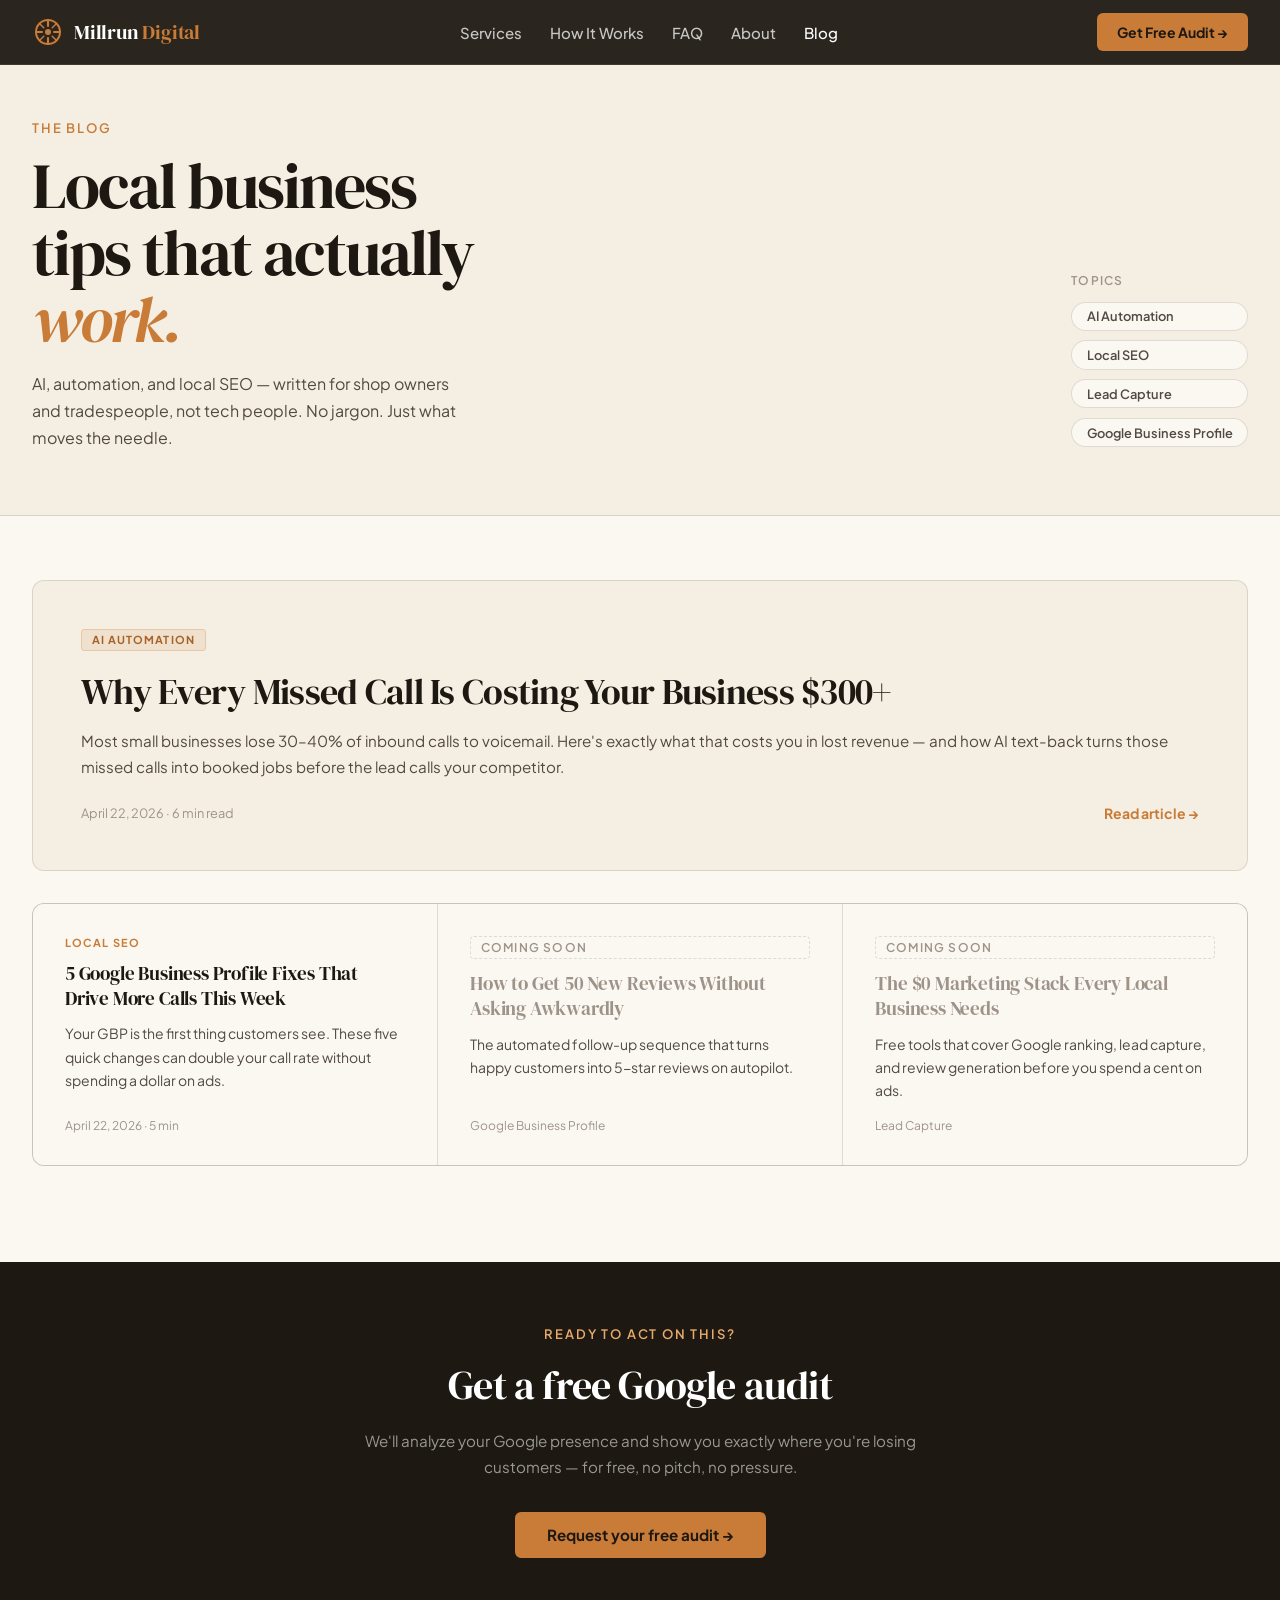
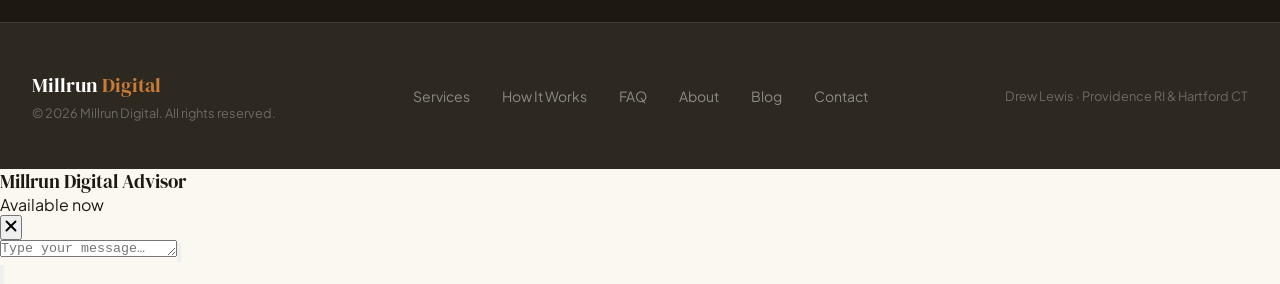
<file: blog/index.html>
<!DOCTYPE html>
<html lang="en" class="scroll-smooth">
<head>
  <meta charset="UTF-8" />
  <meta name="viewport" content="width=device-width, initial-scale=1.0" />

  <title>Blog | Millrun Digital — AI & Marketing Tips for Local Businesses</title>
  <meta name="description" content="Practical guides on AI automation, local SEO, and digital marketing for small business owners in Providence RI and Hartford CT. No fluff — just strategies that drive more calls and customers." />
  <meta name="robots" content="index, follow" />
  <link rel="canonical" href="https://millrundigital.com/blog/" />

  <meta property="og:type" content="website" />
  <meta property="og:site_name" content="Millrun Digital" />
  <meta property="og:url" content="https://millrundigital.com/blog/" />
  <meta property="og:title" content="Blog | Millrun Digital — AI & Marketing Tips for Local Businesses" />
  <meta property="og:description" content="Practical guides on AI automation, local SEO, and digital marketing for small business owners." />
  <meta property="og:image" content="https://millrundigital.com/og-image.png" />
  <meta property="og:image:width" content="1200" />
  <meta property="og:image:height" content="630" />
  <meta property="og:locale" content="en_US" />

  <meta name="twitter:card" content="summary_large_image" />
  <meta name="twitter:title" content="Blog | Millrun Digital" />
  <meta name="twitter:description" content="Practical guides on AI, automation, and local marketing — written for small business owners, not tech people." />
  <meta name="twitter:image" content="https://millrundigital.com/og-image.png" />

  <script type="application/ld+json">
  {
    "@context": "https://schema.org",
    "@type": "Blog",
    "name": "Millrun Digital Blog",
    "url": "https://millrundigital.com/blog/",
    "description": "Practical guides on AI automation, local SEO, and digital marketing for small business owners.",
    "publisher": {
      "@type": "Organization",
      "name": "Millrun Digital",
      "url": "https://millrundigital.com",
      "logo": {
        "@type": "ImageObject",
        "url": "https://millrundigital.com/millrun-digital-logo.png"
      }
    }
  }
  </script>

  <script async src="https://www.googletagmanager.com/gtag/js?id=G-JZNGJ1P3WV"></script>
  <script>window.dataLayer=window.dataLayer||[];function gtag(){dataLayer.push(arguments);}gtag('js',new Date());gtag('config','G-JZNGJ1P3WV');</script>
  <link rel="icon" type="image/png" href="/favicon.png" />
  <link rel="apple-touch-icon" href="/favicon.png" />
  <link rel="preconnect" href="https://fonts.googleapis.com" />
  <link rel="preconnect" href="https://fonts.gstatic.com" crossorigin />
  <link href="https://fonts.googleapis.com/css2?family=DM+Serif+Display:ital@0;1&family=Plus+Jakarta+Sans:wght@300;400;500;600;700;800&display=swap" rel="stylesheet" />

  <style>
    *, *::before, *::after { box-sizing: border-box; margin: 0; padding: 0; }

    :root {
      --cream:        #F5EFE3;
      --warm-white:   #FBF8F2;
      --charcoal:     #1D1912;
      --charcoal-mid: #2E2920;
      --charcoal-soft:#3D3629;
      --amber:        #C97B38;
      --amber-dark:   #A86228;
      --amber-light:  #E8A96A;
      --stone:        #524A42;
      --stone-light:  #9E9389;
      --border:       rgba(125,114,104,0.22);
      --border-dark:  rgba(255,255,255,0.09);
    }

    html { font-family: 'Plus Jakarta Sans', sans-serif; }
    body { background: var(--warm-white); color: var(--charcoal); -webkit-font-smoothing: antialiased; }
    h1,h2,h3,h4 { font-family: 'DM Serif Display', serif; font-weight: 400; }

    /* ─── HEADER ─── */
    #site-header {
      position: fixed; top: 0; left: 0; right: 0; z-index: 50;
      background: rgba(29,25,18,0.94);
      backdrop-filter: blur(16px);
      border-bottom: 1px solid var(--border-dark);
    }
    .header-inner {
      max-width: 1280px; margin: 0 auto;
      padding: 0 2rem;
      height: 64px;
      display: flex; align-items: center; justify-content: space-between;
    }
    .logo { display:flex; align-items:center; gap:10px; text-decoration:none; }
    .logo-mark { width:32px; height:32px; display:flex; align-items:center; justify-content:center; }
    .logo-text { font-family:'DM Serif Display',serif; font-size:1.25rem; color:#fff; letter-spacing:-0.01em; }
    .logo-text span { color: var(--amber); }

    nav.desktop { display:flex; align-items:center; gap:1.75rem; }
    nav.desktop a { font-size:15px; color:rgba(255,255,255,0.75); text-decoration:none; font-weight:500; transition:color 0.15s; }
    nav.desktop a:hover { color:#fff; }
    nav.desktop a.active { color:#fff; }

    .btn-primary {
      display:inline-flex; align-items:center; gap:6px;
      background: var(--amber); color: var(--charcoal);
      font-family:'Plus Jakarta Sans',sans-serif; font-weight:700; font-size:0.875rem;
      padding:0.6rem 1.25rem; border-radius:6px;
      text-decoration:none; border:none; cursor:pointer;
      transition: background 0.15s, transform 0.1s;
    }
    .btn-primary:hover { background: var(--amber-dark); transform: translateY(-1px); }

    .hamburger { display:none; flex-direction:column; gap:5px; background:none; border:none; cursor:pointer; padding:4px; }
    .hamburger span { display:block; width:22px; height:2px; background:#fff; border-radius:2px; transition: transform 0.3s, opacity 0.3s; }
    .hamburger.open span:nth-child(1) { transform: translateY(7px) rotate(45deg); }
    .hamburger.open span:nth-child(2) { opacity:0; }
    .hamburger.open span:nth-child(3) { transform: translateY(-7px) rotate(-45deg); }
    .mobile-nav { max-height:0; overflow:hidden; transition:max-height 0.35s ease; background:var(--charcoal-mid); }
    .mobile-nav.open { max-height:400px; }
    .mobile-nav a { display:block; padding:0.75rem 2rem; font-size:0.9rem; color:rgba(255,255,255,0.75); text-decoration:none; border-bottom:1px solid rgba(255,255,255,0.05); }
    .mobile-nav a:hover { color:#fff; }
    .mobile-nav .mobile-cta { display:block; margin:1rem 2rem; }

    @media(max-width:768px){ nav.desktop,.header-cta { display:none!important; } .hamburger{ display:flex; } }

    /* ─── REVEAL ─── */
    .reveal { opacity:0; transform:translateY(24px); transition:opacity 0.65s ease, transform 0.65s ease; }
    .reveal.visible { opacity:1; transform:translateY(0); }
    .reveal-delay-1 { transition-delay:0.1s; }
    .reveal-delay-2 { transition-delay:0.2s; }
    .reveal-delay-3 { transition-delay:0.3s; }

    /* ─── SECTION UTILITIES ─── */
    .section-label {
      font-family:'Plus Jakarta Sans',sans-serif; font-weight:600;
      font-size:13px; letter-spacing:0.14em; text-transform:uppercase;
      color: var(--amber); margin-bottom:1rem; display:block;
    }

    /* ─── BLOG HERO ─── */
    .blog-hero {
      background: var(--cream);
      padding: 120px 2rem 4rem;
      border-bottom: 1px solid var(--border);
    }
    .blog-hero-inner {
      max-width: 1280px;
      margin: 0 auto;
      display: flex;
      align-items: flex-end;
      justify-content: space-between;
      gap: 2rem;
      flex-wrap: wrap;
    }
    .blog-hero h1 {
      font-size: clamp(2.5rem, 5vw, 4rem);
      letter-spacing: -0.03em;
      line-height: 1.05;
      color: var(--charcoal);
    }
    .blog-hero h1 em { font-style: italic; color: var(--amber); }
    .blog-hero-desc {
      margin-top: 1rem;
      font-size: 1rem;
      color: var(--stone);
      line-height: 1.7;
      max-width: 440px;
    }
    .blog-hero-right {
      display: flex;
      flex-direction: column;
      gap: 0.6rem;
      padding-bottom: 0.25rem;
    }
    .blog-category-pill {
      display: inline-flex;
      align-items: center;
      gap: 0.5rem;
      font-size: 0.8rem;
      font-weight: 600;
      color: var(--stone);
      background: var(--warm-white);
      border: 1px solid var(--border);
      border-radius: 999px;
      padding: 0.35rem 0.9rem;
      cursor: pointer;
      text-decoration: none;
      transition: border-color 0.15s, color 0.15s;
    }
    .blog-category-pill:hover,
    .blog-category-pill.active { border-color: var(--amber); color: var(--amber); }

    /* ─── BLOG GRID SECTION ─── */
    .blog-section {
      padding: 4rem 2rem 6rem;
      background: var(--warm-white);
    }
    .blog-container { max-width: 1280px; margin: 0 auto; }

    /* Featured post */
    .post-featured {
      display: block;
      background: var(--cream);
      border: 1px solid var(--border);
      border-radius: 12px;
      overflow: hidden;
      text-decoration: none;
      color: var(--charcoal);
      margin-bottom: 2rem;
      transition: border-color 0.2s, box-shadow 0.2s;
    }
    .post-featured:hover {
      border-color: var(--amber);
      box-shadow: 0 8px 32px rgba(201,123,56,0.1);
    }
    .post-featured-content {
      padding: 3rem;
      display: flex;
      flex-direction: column;
      justify-content: space-between;
      gap: 1.5rem;
    }
    .post-featured-label {
      display: flex;
      align-items: center;
      gap: 0.75rem;
    }
    .post-featured-badge {
      font-size: 11px;
      font-weight: 700;
      text-transform: uppercase;
      letter-spacing: 0.1em;
      color: var(--amber-dark);
      background: rgba(201,123,56,0.12);
      border: 1px solid rgba(201,123,56,0.25);
      border-radius: 4px;
      padding: 0.2rem 0.6rem;
    }
    .post-featured h2 {
      font-size: clamp(1.5rem, 3vw, 2.25rem);
      letter-spacing: -0.02em;
      line-height: 1.15;
    }
    .post-featured-excerpt {
      color: var(--stone);
      font-size: 0.95rem;
      line-height: 1.7;
    }
    .post-featured-meta {
      display: flex;
      align-items: center;
      justify-content: space-between;
    }
    .post-meta-text {
      font-size: 0.8rem;
      color: var(--stone-light);
    }
    .post-read-link {
      font-size: 0.875rem;
      font-weight: 700;
      color: var(--amber);
      display: flex;
      align-items: center;
      gap: 0.4rem;
      transition: gap 0.15s;
    }
    .post-featured:hover .post-read-link { gap: 0.65rem; }
    /* Regular post grid */
    .post-grid {
      display: grid;
      grid-template-columns: repeat(3, 1fr);
      gap: 1.5px;
      background: var(--border);
      border: 1px solid var(--border);
      border-radius: 12px;
      overflow: hidden;
    }
    .post-card {
      background: var(--warm-white);
      padding: 2rem;
      text-decoration: none;
      color: var(--charcoal);
      display: flex;
      flex-direction: column;
      gap: 0.75rem;
      transition: background 0.2s;
      position: relative;
    }
    .post-card:hover { background: #fff; }
    .post-card::after {
      content: '';
      position: absolute;
      bottom: 0; left: 2rem; right: 2rem;
      height: 2px;
      background: var(--amber);
      transform: scaleX(0);
      transform-origin: left;
      transition: transform 0.25s ease;
    }
    .post-card:hover::after { transform: scaleX(1); }
    .post-tag {
      font-size: 11px;
      font-weight: 700;
      text-transform: uppercase;
      letter-spacing: 0.1em;
      color: var(--amber);
    }
    .post-title {
      font-family: 'DM Serif Display', serif;
      font-size: 1.2rem;
      line-height: 1.3;
      letter-spacing: -0.01em;
    }
    .post-excerpt {
      font-size: 0.875rem;
      color: var(--stone);
      line-height: 1.65;
      flex: 1;
    }
    .post-footer {
      display: flex;
      align-items: center;
      justify-content: space-between;
      margin-top: 0.25rem;
    }
    .post-date { font-size: 0.75rem; color: var(--stone-light); }
    .post-arrow { font-size: 0.8rem; color: var(--amber); font-weight: 700; opacity: 0; transition: opacity 0.15s; }
    .post-card:hover .post-arrow { opacity: 1; }

    /* Empty state card */
    .post-card--coming {
      background: var(--warm-white);
      border: none;
      opacity: 0.45;
      cursor: default;
      pointer-events: none;
    }
    .post-card--coming::after { display: none; }
    .coming-label {
      font-size: 0.75rem;
      font-weight: 600;
      text-transform: uppercase;
      letter-spacing: 0.1em;
      color: var(--stone-light);
      border: 1px dashed var(--border);
      border-radius: 4px;
      padding: 0.2rem 0.6rem;
      display: inline-block;
    }

    @media(max-width:900px){
      .post-grid { grid-template-columns: 1fr 1fr; }
    }
    @media(max-width:600px){
      .post-grid { grid-template-columns: 1fr; }
    }

    /* ─── CTA STRIP ─── */
    .blog-cta-strip {
      background: var(--charcoal);
      padding: 4rem 2rem;
      text-align: center;
    }
    .blog-cta-strip-inner { max-width: 600px; margin: 0 auto; }
    .blog-cta-strip h2 { color: #fff; font-size: clamp(1.75rem, 3.5vw, 2.5rem); letter-spacing: -0.02em; margin-bottom: 1rem; }
    .blog-cta-strip p { color: rgba(255,255,255,0.55); font-size: 0.95rem; line-height: 1.7; margin-bottom: 2rem; }
    .btn-amber { background: var(--amber); color: var(--charcoal); font-weight: 700; font-size: 0.95rem; padding: 0.85rem 2rem; border-radius: 6px; text-decoration: none; display: inline-flex; align-items: center; gap: 6px; transition: background 0.15s, transform 0.1s; }
    .btn-amber:hover { background: var(--amber-dark); transform: translateY(-1px); }

    /* ─── FOOTER ─── */
    footer { background: var(--charcoal-mid); border-top:1px solid var(--border-dark); padding:3rem 2rem; }
    .footer-inner { max-width:1280px; margin:0 auto; display:flex; justify-content:space-between; align-items:center; flex-wrap:wrap; gap:2rem; }
    .footer-logo { font-family:'DM Serif Display',serif; font-size:1.25rem; color:#fff; }
    .footer-logo span { color:var(--amber); }
    .footer-links { display:flex; gap:2rem; flex-wrap:wrap; }
    .footer-links a { font-size:0.875rem; color:rgba(255,255,255,0.45); text-decoration:none; transition:color 0.15s; }
    .footer-links a:hover { color:#fff; }
    .footer-copy { font-size:0.8rem; color:rgba(255,255,255,0.3); }

    /* ─── BACK TO TOP ─── */
    #back-to-top {
      position: fixed; bottom: 96px; right: 24px; z-index: 9998;
      width: 44px; height: 44px; border-radius: 50%;
      background: var(--charcoal); border: 1px solid rgba(201,123,56,0.4);
      color: var(--amber); cursor: pointer;
      display: flex; align-items: center; justify-content: center;
      opacity: 0; pointer-events: none;
      transition: opacity 0.3s ease, transform 0.2s ease, background 0.15s;
      box-shadow: 0 4px 16px rgba(0,0,0,0.25);
    }
    #back-to-top.visible { opacity: 1; pointer-events: auto; }
    #back-to-top:hover { background: var(--amber); color: var(--charcoal); transform: translateY(-2px); }
    @media(max-width:480px){ #back-to-top { bottom: 88px; right: 16px; } }
  </style>
</head>
<body>

<!-- ── HEADER ── -->
<header id="site-header">
  <div class="header-inner">
    <a href="/" class="logo">
      <div class="logo-mark">
        <svg width="28" height="28" viewBox="0 0 28 28" fill="none" xmlns="http://www.w3.org/2000/svg">
          <circle cx="14" cy="14" r="12" stroke="#C97B38" stroke-width="2"/>
          <circle cx="14" cy="14" r="3" fill="#C97B38"/>
          <line x1="14" y1="2" x2="14" y2="8" stroke="#C97B38" stroke-width="2" stroke-linecap="round"/>
          <line x1="14" y1="20" x2="14" y2="26" stroke="#C97B38" stroke-width="2" stroke-linecap="round"/>
          <line x1="2" y1="14" x2="8" y2="14" stroke="#C97B38" stroke-width="2" stroke-linecap="round"/>
          <line x1="20" y1="14" x2="26" y2="14" stroke="#C97B38" stroke-width="2" stroke-linecap="round"/>
          <line x1="5.5" y1="5.5" x2="9.75" y2="9.75" stroke="#C97B38" stroke-width="1.5" stroke-linecap="round"/>
          <line x1="18.25" y1="18.25" x2="22.5" y2="22.5" stroke="#C97B38" stroke-width="1.5" stroke-linecap="round"/>
          <line x1="22.5" y1="5.5" x2="18.25" y2="9.75" stroke="#C97B38" stroke-width="1.5" stroke-linecap="round"/>
          <line x1="9.75" y1="18.25" x2="5.5" y2="22.5" stroke="#C97B38" stroke-width="1.5" stroke-linecap="round"/>
        </svg>
      </div>
      <span class="logo-text">Millrun <span>Digital</span></span>
    </a>
    <nav class="desktop">
      <a href="/#services">Services</a>
      <a href="/#how-it-works">How It Works</a>
      <a href="/#faq">FAQ</a>
      <a href="/about.html">About</a>
      <a href="/blog/" class="active">Blog</a>
    </nav>
    <a href="/#contact" class="btn-primary header-cta">Get Free Audit →</a>
    <button class="hamburger" id="hamburger-btn" aria-label="Menu">
      <span></span><span></span><span></span>
    </button>
  </div>
  <div class="mobile-nav" id="mobile-nav">
    <a href="/#services">Services</a>
    <a href="/#how-it-works">How It Works</a>
    <a href="/#faq">FAQ</a>
    <a href="/about.html">About</a>
    <a href="/blog/">Blog</a>
    <div class="mobile-cta"><a href="/#contact" class="btn-primary" style="justify-content:center">Get Free Audit →</a></div>
  </div>
</header>

<!-- ── BLOG HERO ── -->
<section class="blog-hero">
  <div class="blog-hero-inner">
    <div class="reveal">
      <span class="section-label">The Blog</span>
      <h1>Local business<br>tips that actually<br><em>work.</em></h1>
      <p class="blog-hero-desc">AI, automation, and local SEO — written for shop owners and tradespeople, not tech people. No jargon. Just what moves the needle.</p>
    </div>
    <div class="blog-hero-right reveal reveal-delay-1">
      <span style="font-size:0.75rem; font-weight:600; text-transform:uppercase; letter-spacing:0.1em; color:var(--stone-light); margin-bottom:0.25rem;">Topics</span>
      <a href="/blog/#ai-automation" class="blog-category-pill">AI Automation</a>
      <a href="/blog/#local-seo" class="blog-category-pill">Local SEO</a>
      <a href="/blog/#lead-capture" class="blog-category-pill">Lead Capture</a>
      <a href="/blog/#google-business" class="blog-category-pill">Google Business Profile</a>
    </div>
  </div>
</section>

<!-- ── BLOG GRID ── -->
<section class="blog-section">
  <div class="blog-container">

    <!--
      HOW TO ADD A POST:
      1. Create /blog/your-post-slug/ folder, copy post-template.html → index.html
      2. Fill in all REPLACE placeholders
      3. Add a card here at the TOP (newest first)
      4. Update sitemap.xml with the new URL
      5. Push to GitHub → Netlify auto-deploys
    -->

    <!-- ── FEATURED POST — most recent ── -->
    <a class="post-featured reveal" id="ai-automation" href="/blog/missed-call-text-back/">
      <div class="post-featured-content">
        <div>
          <div class="post-featured-label">
            <span class="post-featured-badge">AI Automation</span>
          </div>
          <h2 style="margin-top:1.25rem;">Why Every Missed Call Is Costing Your Business $300+</h2>
          <p class="post-featured-excerpt" style="margin-top:1rem;">Most small businesses lose 30–40% of inbound calls to voicemail. Here's exactly what that costs you in lost revenue — and how AI text-back turns those missed calls into booked jobs before the lead calls your competitor.</p>
        </div>
        <div class="post-featured-meta">
          <span class="post-meta-text">April 22, 2026 &middot; 6 min read</span>
          <span class="post-read-link">Read article →</span>
        </div>
      </div>
    </a>

    <!-- ── POST GRID ── -->
    <div class="post-grid" id="local-seo">

      <!-- Post 2 -->
      <a class="post-card reveal" href="/blog/google-business-profile-tips/" id="google-business">
        <span class="post-tag">Local SEO</span>
        <div class="post-title">5 Google Business Profile Fixes That Drive More Calls This Week</div>
        <div class="post-excerpt">Your GBP is the first thing customers see. These five quick changes can double your call rate without spending a dollar on ads.</div>
        <div class="post-footer">
          <span class="post-date">April 22, 2026 &middot; 5 min</span>
          <span class="post-arrow">→</span>
        </div>
      </a>

      <!-- Coming soon cards — replace as you publish -->
      <div class="post-card post-card--coming reveal reveal-delay-1">
        <span class="coming-label">Coming Soon</span>
        <div class="post-title" style="color:var(--stone-light);">How to Get 50 New Reviews Without Asking Awkwardly</div>
        <div class="post-excerpt">The automated follow-up sequence that turns happy customers into 5-star reviews on autopilot.</div>
        <div class="post-footer"><span class="post-date">Google Business Profile</span></div>
      </div>

      <div class="post-card post-card--coming reveal reveal-delay-2">
        <span class="coming-label">Coming Soon</span>
        <div class="post-title" style="color:var(--stone-light);">The $0 Marketing Stack Every Local Business Needs</div>
        <div class="post-excerpt">Free tools that cover Google ranking, lead capture, and review generation before you spend a cent on ads.</div>
        <div class="post-footer"><span class="post-date">Lead Capture</span></div>
      </div>

    </div>

  </div>
</section>

<!-- ── CTA STRIP ── -->
<section class="blog-cta-strip">
  <div class="blog-cta-strip-inner reveal">
    <span class="section-label" style="color:var(--amber-light); justify-content:center; display:block;">Ready to act on this?</span>
    <h2>Get a free Google audit</h2>
    <p>We'll analyze your Google presence and show you exactly where you're losing customers — for free, no pitch, no pressure.</p>
    <a href="/#contact" class="btn-amber">Request your free audit →</a>
  </div>
</section>

<!-- ── FOOTER ── -->
<footer>
  <div class="footer-inner">
    <div>
      <div class="footer-logo">Millrun <span>Digital</span></div>
      <div class="footer-copy" style="margin-top:0.4rem;">© 2026 Millrun Digital. All rights reserved.</div>
    </div>
    <div class="footer-links">
      <a href="/#services">Services</a>
      <a href="/#how-it-works">How It Works</a>
      <a href="/#faq">FAQ</a>
      <a href="/about.html">About</a>
      <a href="/blog/">Blog</a>
      <a href="/#contact">Contact</a>
    </div>
    <div class="footer-copy">Drew Lewis · Providence RI &amp; Hartford CT</div>
  </div>
</footer>

<!-- ── BACK TO TOP ── -->
<button id="back-to-top" aria-label="Back to top">
  <svg width="18" height="18" viewBox="0 0 24 24" fill="none" stroke="currentColor" stroke-width="2.5" stroke-linecap="round" stroke-linejoin="round"><path d="M18 15l-6-6-6 6"/></svg>
</button>

<script src="../widget.js"></script>
<script>
  const observer = new IntersectionObserver(entries => {
    entries.forEach(e => { if (e.isIntersecting) e.target.classList.add('visible'); });
  }, { threshold: 0.08 });
  document.querySelectorAll('.reveal').forEach(el => observer.observe(el));

  const ham = document.getElementById('hamburger-btn');
  const mobileNav = document.getElementById('mobile-nav');
  ham.addEventListener('click', () => { ham.classList.toggle('open'); mobileNav.classList.toggle('open'); });
  mobileNav.querySelectorAll('a').forEach(a => {
    a.addEventListener('click', () => { ham.classList.remove('open'); mobileNav.classList.remove('open'); });
  });

  const backBtn = document.getElementById('back-to-top');
  window.addEventListener('scroll', () => { backBtn.classList.toggle('visible', window.scrollY > 400); });
  backBtn.addEventListener('click', () => { window.scrollTo({ top: 0, behavior: 'smooth' }); });
</script>

</body>
</html>
</file>
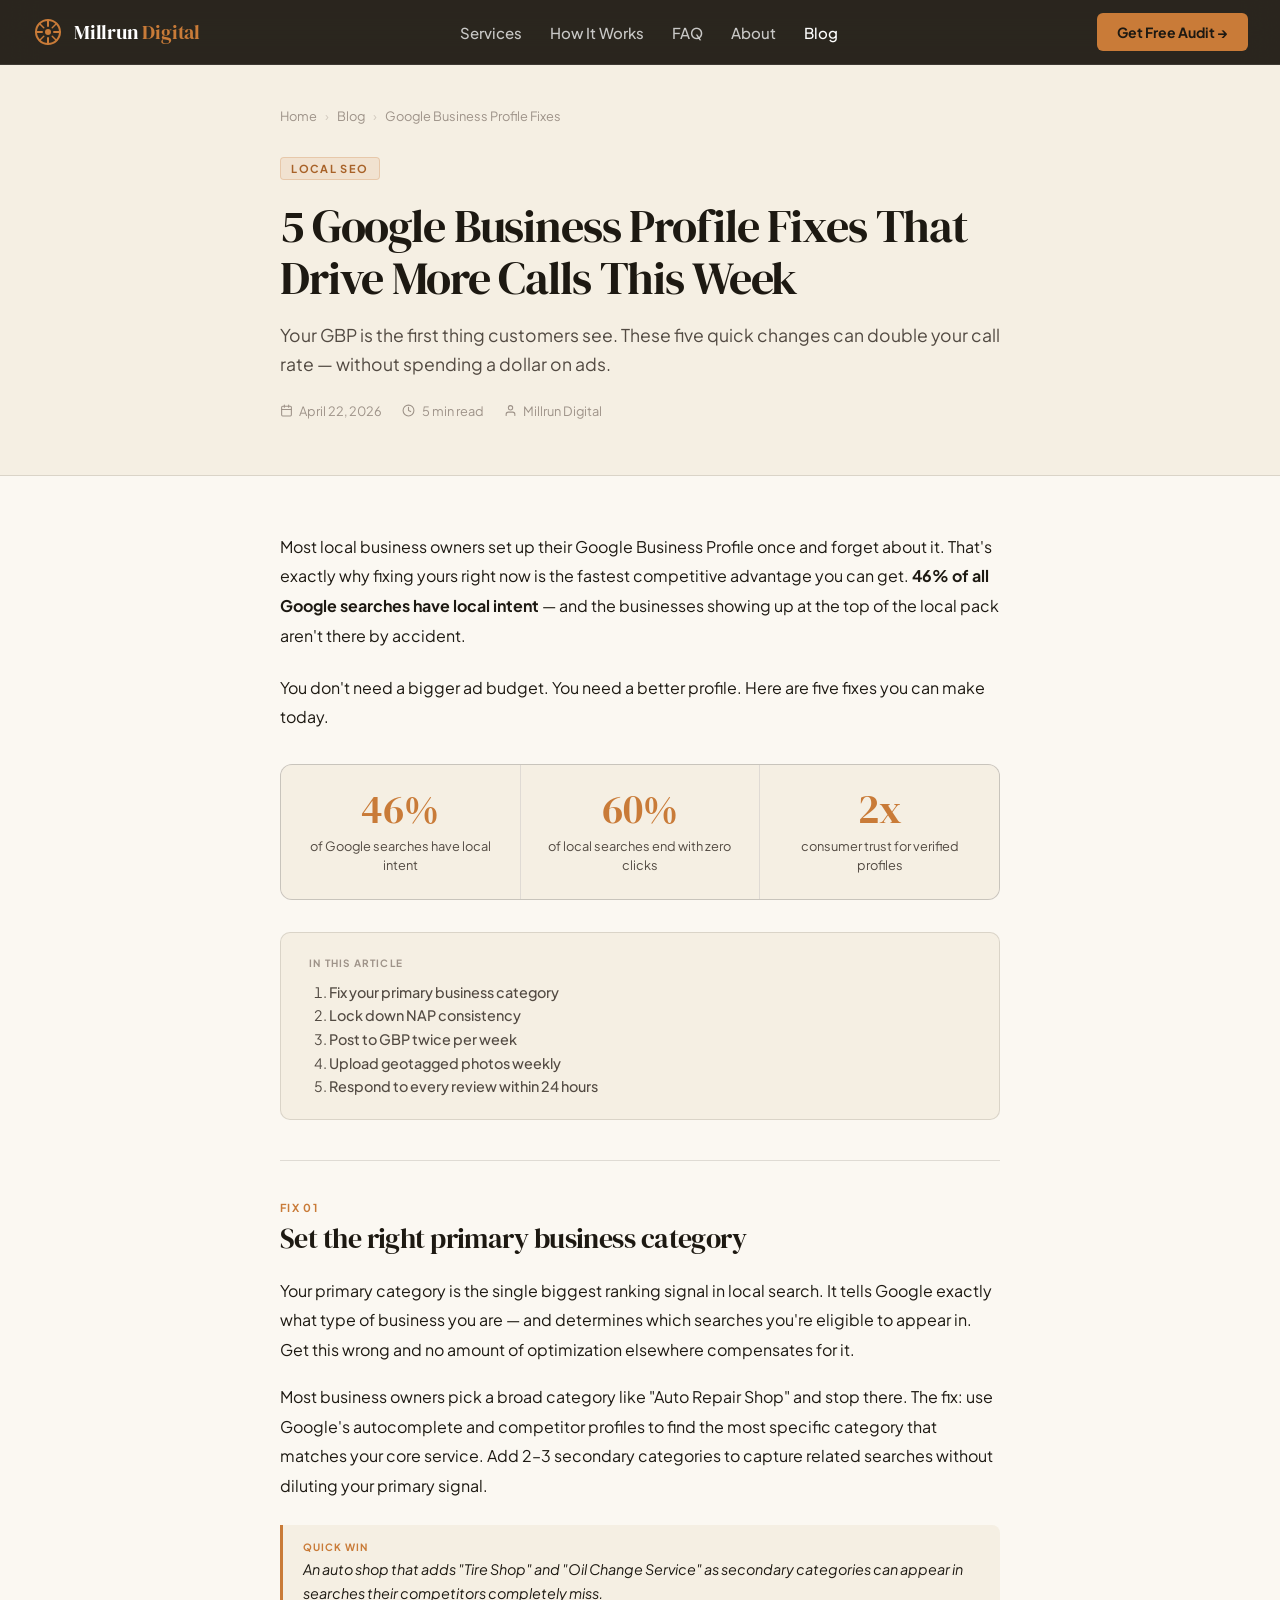
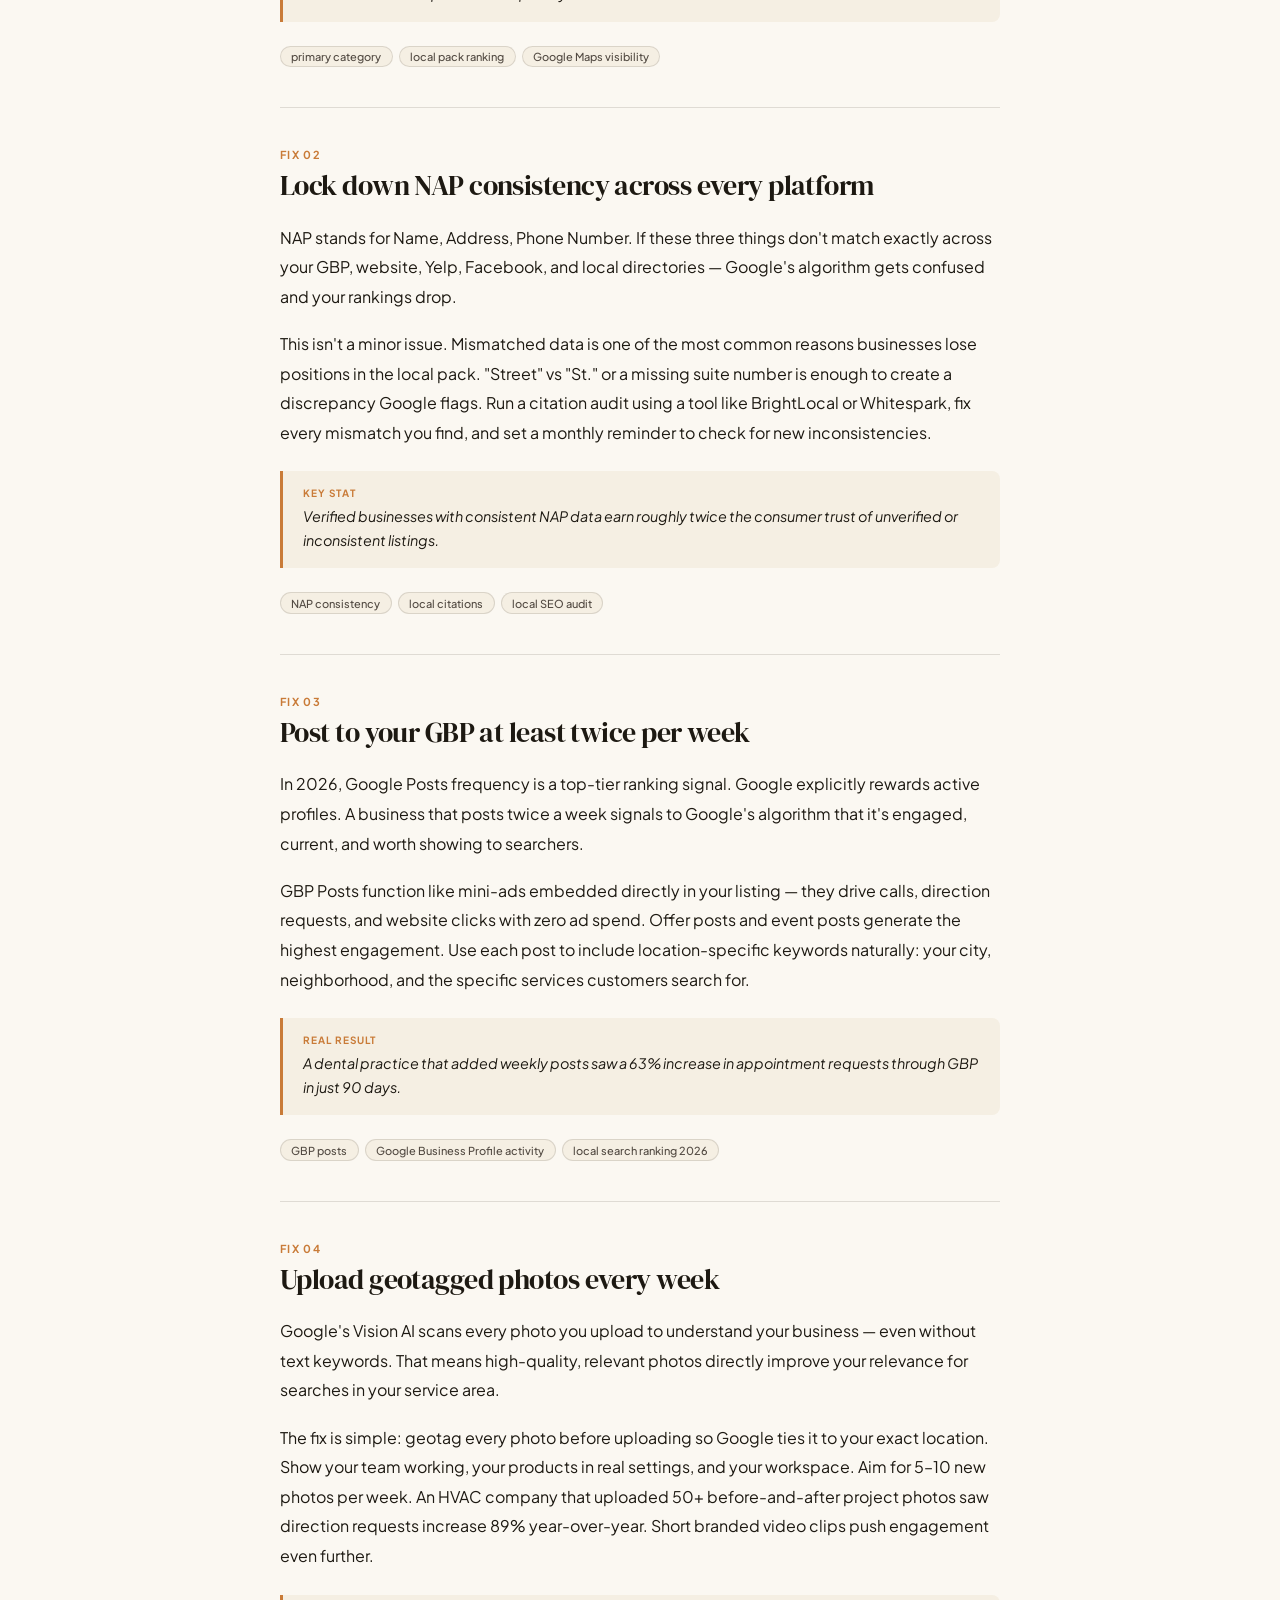
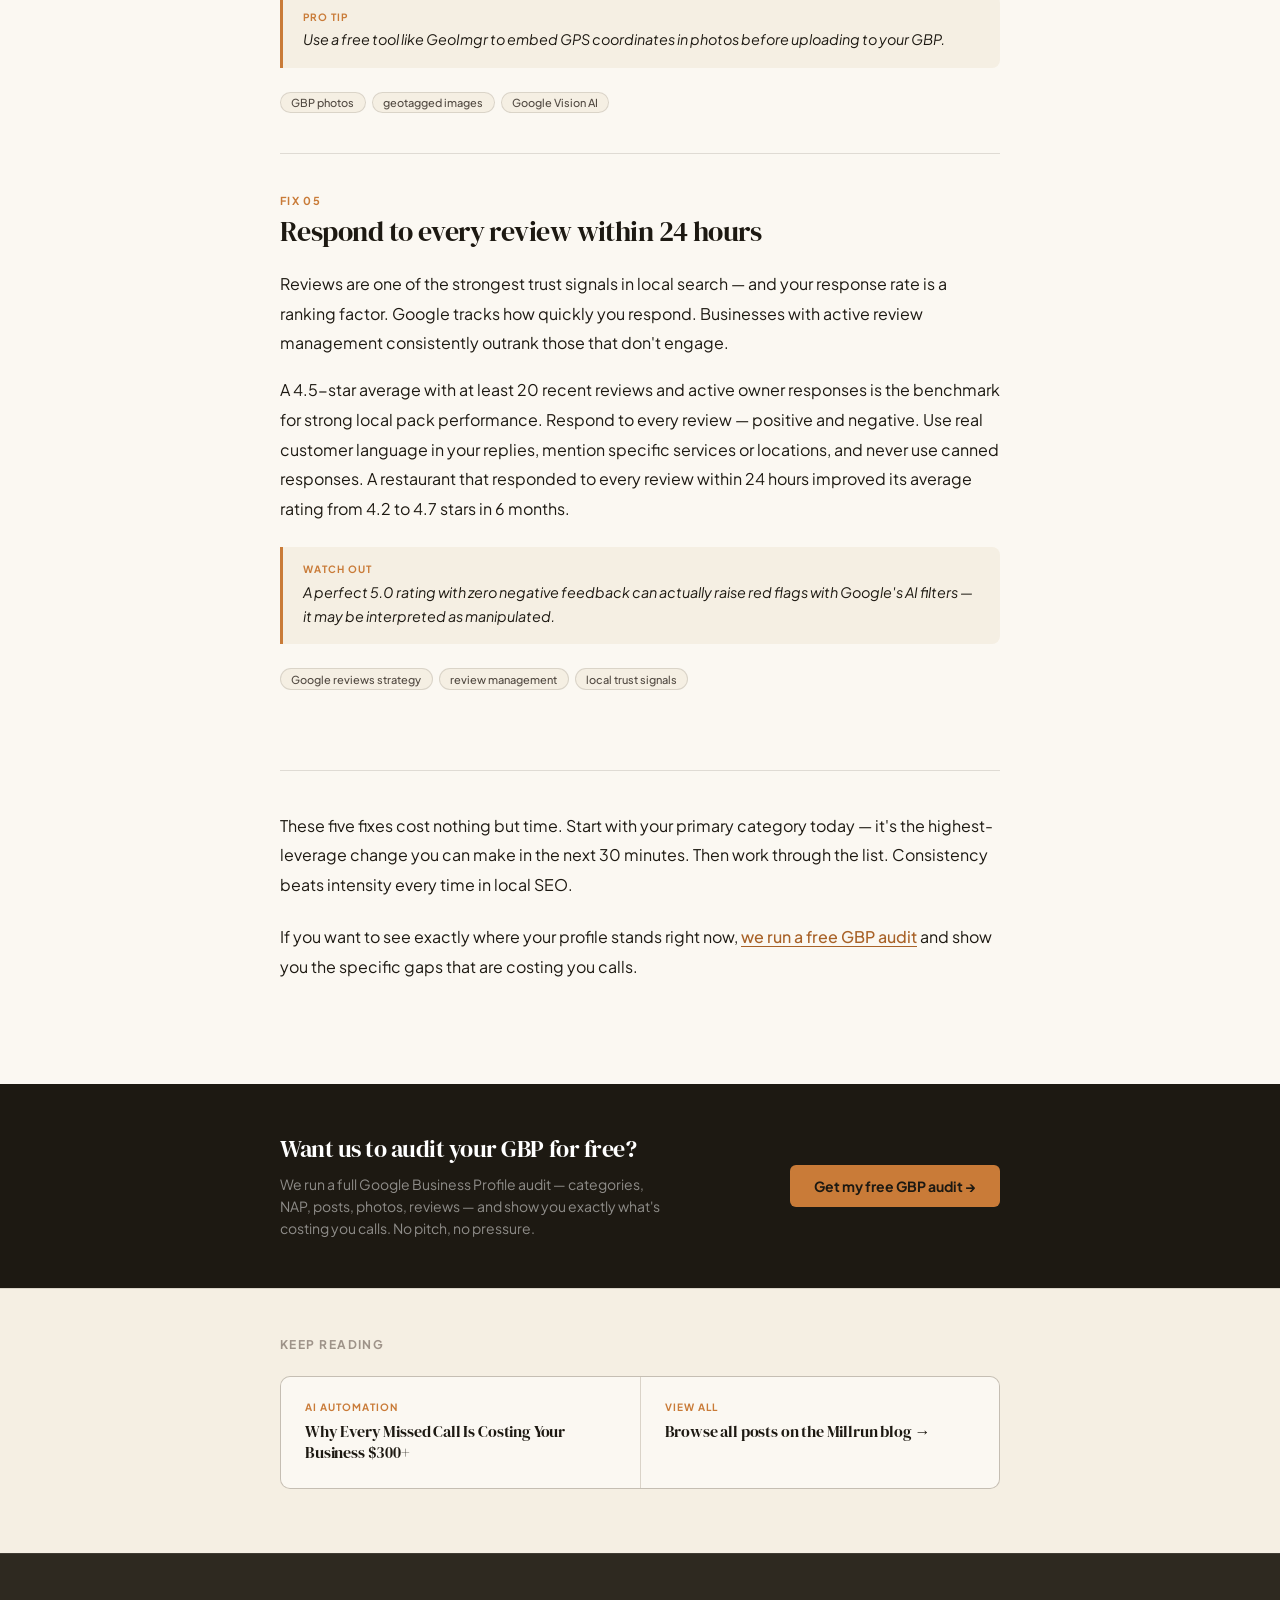
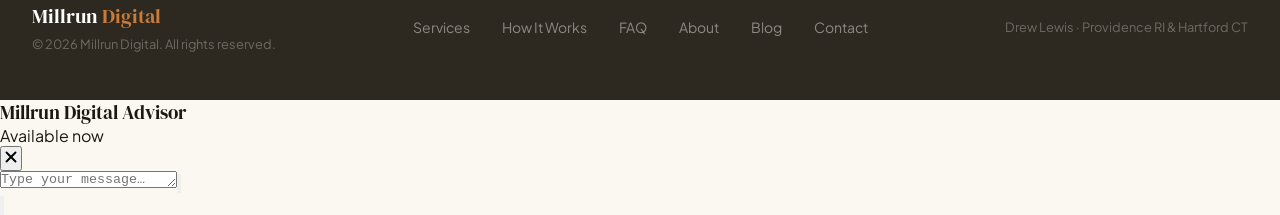
<file: blog/google-business-profile-tips/index.html>
<!DOCTYPE html>
<html lang="en" class="scroll-smooth">
<head>
  <meta charset="UTF-8" />
  <meta name="viewport" content="width=device-width, initial-scale=1.0" />

  <title>5 Google Business Profile Fixes That Drive More Calls This Week | Millrun Digital</title>
  <meta name="description" content="Fix your Google Business Profile today. These 5 changes — category, NAP, posts, photos, and reviews — drive more calls from Google Maps without spending a dollar on ads." />
  <meta name="robots" content="index, follow" />
  <link rel="canonical" href="https://millrundigital.com/blog/google-business-profile-tips/" />

  <meta property="og:type" content="article" />
  <meta property="og:site_name" content="Millrun Digital" />
  <meta property="og:url" content="https://millrundigital.com/blog/google-business-profile-tips/" />
  <meta property="og:title" content="5 Google Business Profile Fixes That Drive More Calls This Week" />
  <meta property="og:description" content="Fix your Google Business Profile today. These 5 changes — category, NAP, posts, photos, and reviews — drive more calls without spending a dollar on ads." />
  <meta property="og:image" content="https://millrundigital.com/og-image.png" />
  <meta property="og:image:width" content="1200" />
  <meta property="og:image:height" content="630" />
  <meta property="og:locale" content="en_US" />
  <meta property="article:published_time" content="2026-04-22T00:00:00Z" />
  <meta property="article:author" content="Drew Lewis" />

  <meta name="twitter:card" content="summary_large_image" />
  <meta name="twitter:title" content="5 Google Business Profile Fixes That Drive More Calls This Week" />
  <meta name="twitter:description" content="Fix your Google Business Profile today. These 5 changes drive more calls from Google Maps without spending a dollar on ads." />
  <meta name="twitter:image" content="https://millrundigital.com/og-image.png" />

  <script type="application/ld+json">
  {
    "@context": "https://schema.org",
    "@type": "Article",
    "headline": "5 Google Business Profile Fixes That Drive More Calls This Week",
    "description": "Fix your Google Business Profile today. These 5 changes — category, NAP, posts, photos, and reviews — drive more calls from Google Maps without spending a dollar on ads.",
    "image": "https://millrundigital.com/og-image.png",
    "datePublished": "2026-04-22T00:00:00Z",
    "dateModified": "2026-04-22T00:00:00Z",
    "author": {
      "@type": "Person",
      "name": "Drew Lewis",
      "url": "https://millrundigital.com/about.html"
    },
    "publisher": {
      "@type": "Organization",
      "name": "Millrun Digital",
      "url": "https://millrundigital.com",
      "logo": {
        "@type": "ImageObject",
        "url": "https://millrundigital.com/millrun-digital-logo.png"
      }
    },
    "mainEntityOfPage": {
      "@type": "WebPage",
      "@id": "https://millrundigital.com/blog/google-business-profile-tips/"
    },
    "keywords": "Google Business Profile optimization, local SEO, Google Maps ranking, increase calls from GBP, local SEO fixes"
  }
  </script>

  <script type="application/ld+json">
  {
    "@context": "https://schema.org",
    "@type": "BreadcrumbList",
    "itemListElement": [
      { "@type": "ListItem", "position": 1, "name": "Home", "item": "https://millrundigital.com" },
      { "@type": "ListItem", "position": 2, "name": "Blog", "item": "https://millrundigital.com/blog/" },
      { "@type": "ListItem", "position": 3, "name": "5 Google Business Profile Fixes That Drive More Calls This Week", "item": "https://millrundigital.com/blog/google-business-profile-tips/" }
    ]
  }
  </script>

  <script async src="https://www.googletagmanager.com/gtag/js?id=G-JZNGJ1P3WV"></script>
  <script>window.dataLayer=window.dataLayer||[];function gtag(){dataLayer.push(arguments);}gtag('js',new Date());gtag('config','G-JZNGJ1P3WV');</script>
  <link rel="icon" type="image/png" href="/favicon.png" />
  <link rel="apple-touch-icon" href="/favicon.png" />
  <link rel="preconnect" href="https://fonts.googleapis.com" />
  <link rel="preconnect" href="https://fonts.gstatic.com" crossorigin />
  <link href="https://fonts.googleapis.com/css2?family=DM+Serif+Display:ital@0;1&family=Plus+Jakarta+Sans:wght@300;400;500;600;700;800&display=swap" rel="stylesheet" />

  <style>
    *, *::before, *::after { box-sizing: border-box; margin: 0; padding: 0; }

    :root {
      --cream:        #F5EFE3;
      --warm-white:   #FBF8F2;
      --charcoal:     #1D1912;
      --charcoal-mid: #2E2920;
      --charcoal-soft:#3D3629;
      --amber:        #C97B38;
      --amber-dark:   #A86228;
      --amber-light:  #E8A96A;
      --stone:        #524A42;
      --stone-light:  #9E9389;
      --border:       rgba(125,114,104,0.22);
      --border-dark:  rgba(255,255,255,0.09);
    }

    html { font-family: 'Plus Jakarta Sans', sans-serif; }
    body { background: var(--warm-white); color: var(--charcoal); -webkit-font-smoothing: antialiased; }
    h1,h2,h3,h4 { font-family: 'DM Serif Display', serif; font-weight: 400; }

    /* ─── HEADER ─── */
    #site-header {
      position: fixed; top: 0; left: 0; right: 0; z-index: 50;
      background: rgba(29,25,18,0.94);
      backdrop-filter: blur(16px);
      border-bottom: 1px solid var(--border-dark);
    }
    .header-inner {
      max-width: 1280px; margin: 0 auto; padding: 0 2rem;
      height: 64px; display: flex; align-items: center; justify-content: space-between;
    }
    .logo { display:flex; align-items:center; gap:10px; text-decoration:none; }
    .logo-mark { width:32px; height:32px; display:flex; align-items:center; justify-content:center; }
    .logo-text { font-family:'DM Serif Display',serif; font-size:1.25rem; color:#fff; letter-spacing:-0.01em; }
    .logo-text span { color: var(--amber); }
    nav.desktop { display:flex; align-items:center; gap:1.75rem; }
    nav.desktop a { font-size:15px; color:rgba(255,255,255,0.75); text-decoration:none; font-weight:500; transition:color 0.15s; }
    nav.desktop a:hover { color:#fff; }
    nav.desktop a.active { color:#fff; }
    .btn-primary {
      display:inline-flex; align-items:center; gap:6px;
      background: var(--amber); color: var(--charcoal);
      font-family:'Plus Jakarta Sans',sans-serif; font-weight:700; font-size:0.875rem;
      padding:0.6rem 1.25rem; border-radius:6px;
      text-decoration:none; border:none; cursor:pointer;
      transition: background 0.15s, transform 0.1s;
    }
    .btn-primary:hover { background: var(--amber-dark); transform: translateY(-1px); }
    .hamburger { display:none; flex-direction:column; gap:5px; background:none; border:none; cursor:pointer; padding:4px; }
    .hamburger span { display:block; width:22px; height:2px; background:#fff; border-radius:2px; transition: transform 0.3s, opacity 0.3s; }
    .hamburger.open span:nth-child(1) { transform: translateY(7px) rotate(45deg); }
    .hamburger.open span:nth-child(2) { opacity:0; }
    .hamburger.open span:nth-child(3) { transform: translateY(-7px) rotate(-45deg); }
    .mobile-nav { max-height:0; overflow:hidden; transition:max-height 0.35s ease; background:var(--charcoal-mid); }
    .mobile-nav.open { max-height:400px; }
    .mobile-nav a { display:block; padding:0.75rem 2rem; font-size:0.9rem; color:rgba(255,255,255,0.75); text-decoration:none; border-bottom:1px solid rgba(255,255,255,0.05); }
    .mobile-nav a:hover { color:#fff; }
    .mobile-nav .mobile-cta { display:block; margin:1rem 2rem; }
    @media(max-width:768px){ nav.desktop,.header-cta { display:none!important; } .hamburger{ display:flex; } }

    /* ─── REVEAL ─── */
    .reveal { opacity:0; transform:translateY(20px); transition:opacity 0.6s ease, transform 0.6s ease; }
    .reveal.visible { opacity:1; transform:translateY(0); }
    .reveal-delay-1 { transition-delay:0.1s; }
    .reveal-delay-2 { transition-delay:0.2s; }

    /* ─── POST HERO ─── */
    .post-hero {
      background: var(--cream);
      border-bottom: 1px solid var(--border);
      padding: 108px 2rem 3.5rem;
    }
    .post-hero-inner { max-width: 720px; margin: 0 auto; }
    .post-breadcrumb {
      font-size: 0.8rem; color: var(--stone-light);
      margin-bottom: 2rem; display: flex; align-items: center; gap: 0.5rem;
    }
    .post-breadcrumb a { color: var(--stone-light); text-decoration: none; transition: color 0.15s; }
    .post-breadcrumb a:hover { color: var(--amber); }
    .post-breadcrumb-sep { opacity: 0.4; }
    .post-category {
      display: inline-block;
      font-family: 'Plus Jakarta Sans', sans-serif; font-size: 11px; font-weight: 700;
      text-transform: uppercase; letter-spacing: 0.12em;
      color: var(--amber-dark); background: rgba(201,123,56,0.1);
      border: 1px solid rgba(201,123,56,0.25); border-radius: 4px;
      padding: 0.25rem 0.65rem; margin-bottom: 1.25rem;
    }
    .post-hero h1 {
      font-size: clamp(1.75rem, 4vw, 2.85rem);
      letter-spacing: -0.025em; line-height: 1.15;
      color: var(--charcoal); margin-bottom: 1rem;
    }
    .post-subtitle {
      font-size: 1.1rem; color: var(--stone); line-height: 1.65;
      margin-bottom: 1.5rem; font-weight: 400;
    }
    .post-meta { display: flex; align-items: center; gap: 1.25rem; flex-wrap: wrap; }
    .post-meta-item { display: flex; align-items: center; gap: 0.4rem; font-size: 0.8rem; color: var(--stone-light); }
    .post-meta-item svg { flex-shrink: 0; }

    /* ─── POST BODY ─── */
    .post-body-wrap { background: var(--warm-white); padding: 3rem 2rem 5rem; }
    .post-body { max-width: 720px; margin: 0 auto; }

    .post-body p { font-size: 1rem; line-height: 1.85; color: var(--charcoal); margin-bottom: 1.4rem; }
    .post-body strong { font-weight: 700; }
    .post-body a { color: var(--amber-dark); text-decoration: underline; text-underline-offset: 3px; font-weight: 500; transition: color 0.15s; }
    .post-body a:hover { color: var(--amber); }

    /* Stat row */
    .stat-row {
      display: grid; grid-template-columns: repeat(3, 1fr);
      gap: 1px; background: var(--border);
      border: 1px solid var(--border); border-radius: 12px;
      overflow: hidden; margin: 2rem 0;
    }
    .stat-card {
      background: var(--cream); padding: 1.5rem 1.25rem; text-align: center;
    }
    .stat-num {
      font-family: 'DM Serif Display', serif; font-size: 2.5rem;
      line-height: 1; color: var(--amber); margin-bottom: 0.5rem;
    }
    .stat-label { font-size: 0.8rem; color: var(--stone); line-height: 1.5; }
    @media(max-width:560px){ .stat-row { grid-template-columns: 1fr; } }

    /* Table of contents */
    .toc {
      background: var(--cream); border: 1px solid var(--border);
      border-radius: 10px; padding: 1.5rem 1.75rem; margin: 2rem 0 2.5rem;
    }
    .toc-label {
      font-family: 'Plus Jakarta Sans', sans-serif; font-size: 10px; font-weight: 700;
      letter-spacing: 0.12em; text-transform: uppercase;
      color: var(--stone-light); margin-bottom: 0.85rem;
    }
    .toc ol { margin: 0; padding-left: 1.25rem; display: flex; flex-direction: column; gap: 0.35rem; }
    .toc ol li { font-size: 0.9rem; color: var(--stone); }
    .toc ol a { color: var(--stone); text-decoration: none; transition: color 0.15s; }
    .toc ol a:hover { color: var(--amber); }

    /* Fix blocks */
    .fix-block {
      padding: 2.5rem 0;
      border-top: 1px solid var(--border);
    }
    .fix-block:first-of-type { border-top: none; padding-top: 0; }
    .fix-number {
      font-family: 'Plus Jakarta Sans', sans-serif; font-size: 11px; font-weight: 700;
      text-transform: uppercase; letter-spacing: 0.12em;
      color: var(--amber); margin-bottom: 0.5rem;
    }
    .fix-heading {
      font-size: clamp(1.3rem, 2.5vw, 1.75rem);
      letter-spacing: -0.02em; line-height: 1.2;
      margin-bottom: 1.25rem; color: var(--charcoal);
    }
    .fix-body p { font-size: 1rem; line-height: 1.85; color: var(--charcoal); margin-bottom: 1.1rem; }

    /* Callout */
    .callout {
      background: var(--cream); border-left: 3px solid var(--amber);
      border-radius: 0 8px 8px 0; padding: 1rem 1.25rem;
      margin: 1.5rem 0;
    }
    .callout-label {
      font-family: 'Plus Jakarta Sans', sans-serif; font-size: 10px; font-weight: 700;
      text-transform: uppercase; letter-spacing: 0.1em;
      color: var(--amber); margin-bottom: 0.35rem;
    }
    .callout p { font-size: 0.9rem !important; line-height: 1.65 !important; color: var(--charcoal) !important; margin: 0 !important; font-style: italic; }

    /* Keyword chips */
    .chip-row { display: flex; flex-wrap: wrap; gap: 6px; margin-top: 1.25rem; }
    .chip {
      display: inline-block; background: var(--cream);
      border: 1px solid var(--border); color: var(--stone);
      font-family: 'Plus Jakarta Sans', sans-serif; font-size: 11px; font-weight: 500;
      padding: 0.2rem 0.65rem; border-radius: 999px;
    }

    /* Post closing */
    .post-closing {
      border-top: 1px solid var(--border); padding-top: 2.5rem; margin-top: 2.5rem;
    }

    /* ─── POST CTA ─── */
    .post-cta-wrap { background: var(--charcoal); padding: 3rem 2rem; }
    .post-cta {
      max-width: 720px; margin: 0 auto;
      display: flex; align-items: center; justify-content: space-between;
      gap: 2rem; flex-wrap: wrap;
    }
    .post-cta-left h3 { color: #fff; font-size: 1.5rem; letter-spacing: -0.02em; margin-bottom: 0.5rem; }
    .post-cta-left p { color: rgba(255,255,255,0.5); font-size: 0.875rem; line-height: 1.6; max-width: 380px; }
    .btn-amber-cta {
      display: inline-flex; align-items: center; gap: 6px;
      background: var(--amber); color: var(--charcoal);
      font-family: 'Plus Jakarta Sans', sans-serif; font-weight: 700; font-size: 0.875rem;
      padding: 0.75rem 1.5rem; border-radius: 6px; text-decoration: none;
      white-space: nowrap; transition: background 0.15s, transform 0.1s;
    }
    .btn-amber-cta:hover { background: var(--amber-dark); transform: translateY(-1px); }

    /* ─── RELATED ─── */
    .related-wrap { background: var(--cream); border-top: 1px solid var(--border); padding: 3rem 2rem 4rem; }
    .related-inner { max-width: 720px; margin: 0 auto; }
    .related-inner h3 {
      font-family: 'Plus Jakarta Sans', sans-serif; font-size: 0.75rem; font-weight: 700;
      text-transform: uppercase; letter-spacing: 0.12em; color: var(--stone-light); margin-bottom: 1.5rem;
    }
    .related-grid {
      display: grid; grid-template-columns: 1fr 1fr;
      gap: 1px; background: var(--border);
      border: 1px solid var(--border); border-radius: 10px; overflow: hidden;
    }
    .related-card {
      background: var(--warm-white); padding: 1.5rem; text-decoration: none;
      color: var(--charcoal); display: flex; flex-direction: column; gap: 0.5rem;
      transition: background 0.15s;
    }
    .related-card:hover { background: #fff; }
    .related-tag { font-size: 10px; font-weight: 700; text-transform: uppercase; letter-spacing: 0.1em; color: var(--amber); }
    .related-title { font-family: 'DM Serif Display', serif; font-size: 1rem; line-height: 1.35; letter-spacing: -0.01em; }
    @media(max-width:600px){ .related-grid { grid-template-columns: 1fr; } }

    /* ─── FOOTER ─── */
    footer { background: var(--charcoal-mid); border-top:1px solid var(--border-dark); padding:3rem 2rem; }
    .footer-inner { max-width:1280px; margin:0 auto; display:flex; justify-content:space-between; align-items:center; flex-wrap:wrap; gap:2rem; }
    .footer-logo { font-family:'DM Serif Display',serif; font-size:1.25rem; color:#fff; }
    .footer-logo span { color:var(--amber); }
    .footer-links { display:flex; gap:2rem; flex-wrap:wrap; }
    .footer-links a { font-size:0.875rem; color:rgba(255,255,255,0.45); text-decoration:none; transition:color 0.15s; }
    .footer-links a:hover { color:#fff; }
    .footer-copy { font-size:0.8rem; color:rgba(255,255,255,0.3); }

    /* ─── BACK TO TOP ─── */
    #back-to-top {
      position: fixed; bottom: 96px; right: 24px; z-index: 9998;
      width: 44px; height: 44px; border-radius: 50%;
      background: var(--charcoal); border: 1px solid rgba(201,123,56,0.4);
      color: var(--amber); cursor: pointer;
      display: flex; align-items: center; justify-content: center;
      opacity: 0; pointer-events: none;
      transition: opacity 0.3s ease, transform 0.2s ease, background 0.15s;
      box-shadow: 0 4px 16px rgba(0,0,0,0.25);
    }
    #back-to-top.visible { opacity: 1; pointer-events: auto; }
    #back-to-top:hover { background: var(--amber); color: var(--charcoal); transform: translateY(-2px); }
    @media(max-width:480px){ #back-to-top { bottom: 88px; right: 16px; } }
  </style>
</head>
<body>

<!-- ── HEADER ── -->
<header id="site-header">
  <div class="header-inner">
    <a href="/" class="logo">
      <div class="logo-mark">
        <svg width="28" height="28" viewBox="0 0 28 28" fill="none" xmlns="http://www.w3.org/2000/svg">
          <circle cx="14" cy="14" r="12" stroke="#C97B38" stroke-width="2"/>
          <circle cx="14" cy="14" r="3" fill="#C97B38"/>
          <line x1="14" y1="2" x2="14" y2="8" stroke="#C97B38" stroke-width="2" stroke-linecap="round"/>
          <line x1="14" y1="20" x2="14" y2="26" stroke="#C97B38" stroke-width="2" stroke-linecap="round"/>
          <line x1="2" y1="14" x2="8" y2="14" stroke="#C97B38" stroke-width="2" stroke-linecap="round"/>
          <line x1="20" y1="14" x2="26" y2="14" stroke="#C97B38" stroke-width="2" stroke-linecap="round"/>
          <line x1="5.5" y1="5.5" x2="9.75" y2="9.75" stroke="#C97B38" stroke-width="1.5" stroke-linecap="round"/>
          <line x1="18.25" y1="18.25" x2="22.5" y2="22.5" stroke="#C97B38" stroke-width="1.5" stroke-linecap="round"/>
          <line x1="22.5" y1="5.5" x2="18.25" y2="9.75" stroke="#C97B38" stroke-width="1.5" stroke-linecap="round"/>
          <line x1="9.75" y1="18.25" x2="5.5" y2="22.5" stroke="#C97B38" stroke-width="1.5" stroke-linecap="round"/>
        </svg>
      </div>
      <span class="logo-text">Millrun <span>Digital</span></span>
    </a>
    <nav class="desktop">
      <a href="/#services">Services</a>
      <a href="/#how-it-works">How It Works</a>
      <a href="/#faq">FAQ</a>
      <a href="/about.html">About</a>
      <a href="/blog/" class="active">Blog</a>
    </nav>
    <a href="/#contact" class="btn-primary header-cta">Get Free Audit →</a>
    <button class="hamburger" id="hamburger-btn" aria-label="Menu">
      <span></span><span></span><span></span>
    </button>
  </div>
  <div class="mobile-nav" id="mobile-nav">
    <a href="/#services">Services</a>
    <a href="/#how-it-works">How It Works</a>
    <a href="/#faq">FAQ</a>
    <a href="/about.html">About</a>
    <a href="/blog/">Blog</a>
    <div class="mobile-cta"><a href="/#contact" class="btn-primary" style="justify-content:center">Get Free Audit →</a></div>
  </div>
</header>

<!-- ── POST HERO ── -->
<section class="post-hero">
  <div class="post-hero-inner">
    <nav class="post-breadcrumb" aria-label="Breadcrumb">
      <a href="/">Home</a>
      <span class="post-breadcrumb-sep">›</span>
      <a href="/blog/">Blog</a>
      <span class="post-breadcrumb-sep">›</span>
      <span>Google Business Profile Fixes</span>
    </nav>

    <span class="post-category">Local SEO</span>

    <h1>5 Google Business Profile Fixes That Drive More Calls This Week</h1>
    <p class="post-subtitle">Your GBP is the first thing customers see. These five quick changes can double your call rate — without spending a dollar on ads.</p>

    <div class="post-meta">
      <div class="post-meta-item">
        <svg width="13" height="13" viewBox="0 0 24 24" fill="none" stroke="currentColor" stroke-width="2" stroke-linecap="round" stroke-linejoin="round"><rect x="3" y="4" width="18" height="18" rx="2"/><line x1="16" y1="2" x2="16" y2="6"/><line x1="8" y1="2" x2="8" y2="6"/><line x1="3" y1="10" x2="21" y2="10"/></svg>
        April 22, 2026
      </div>
      <div class="post-meta-item">
        <svg width="13" height="13" viewBox="0 0 24 24" fill="none" stroke="currentColor" stroke-width="2" stroke-linecap="round" stroke-linejoin="round"><circle cx="12" cy="12" r="10"/><polyline points="12 6 12 12 16 14"/></svg>
        5 min read
      </div>
      <div class="post-meta-item">
        <svg width="13" height="13" viewBox="0 0 24 24" fill="none" stroke="currentColor" stroke-width="2" stroke-linecap="round" stroke-linejoin="round"><path d="M20 21v-2a4 4 0 00-4-4H8a4 4 0 00-4 4v2"/><circle cx="12" cy="7" r="4"/></svg>
        Millrun Digital
      </div>
    </div>
  </div>
</section>

<!-- ── POST BODY ── -->
<div class="post-body-wrap">
  <div class="post-body">

    <p style="margin-top:0.5rem;">Most local business owners set up their Google Business Profile once and forget about it. That's exactly why fixing yours right now is the fastest competitive advantage you can get. <strong>46% of all Google searches have local intent</strong> — and the businesses showing up at the top of the local pack aren't there by accident.</p>

    <p>You don't need a bigger ad budget. You need a better profile. Here are five fixes you can make today.</p>

    <div class="stat-row reveal">
      <div class="stat-card">
        <div class="stat-num">46%</div>
        <div class="stat-label">of Google searches have local intent</div>
      </div>
      <div class="stat-card">
        <div class="stat-num">60%</div>
        <div class="stat-label">of local searches end with zero clicks</div>
      </div>
      <div class="stat-card">
        <div class="stat-num">2x</div>
        <div class="stat-label">consumer trust for verified profiles</div>
      </div>
    </div>

    <div class="toc reveal">
      <div class="toc-label">In this article</div>
      <ol>
        <li><a href="#fix-1">Fix your primary business category</a></li>
        <li><a href="#fix-2">Lock down NAP consistency</a></li>
        <li><a href="#fix-3">Post to GBP twice per week</a></li>
        <li><a href="#fix-4">Upload geotagged photos weekly</a></li>
        <li><a href="#fix-5">Respond to every review within 24 hours</a></li>
      </ol>
    </div>

    <!-- Fix 1 -->
    <div class="fix-block reveal" id="fix-1">
      <div class="fix-number">Fix 01</div>
      <h2 class="fix-heading">Set the right primary business category</h2>
      <div class="fix-body">
        <p>Your primary category is the single biggest ranking signal in local search. It tells Google exactly what type of business you are — and determines which searches you're eligible to appear in. Get this wrong and no amount of optimization elsewhere compensates for it.</p>
        <p>Most business owners pick a broad category like "Auto Repair Shop" and stop there. The fix: use Google's autocomplete and competitor profiles to find the most specific category that matches your core service. Add 2–3 secondary categories to capture related searches without diluting your primary signal.</p>
        <div class="callout">
          <div class="callout-label">Quick win</div>
          <p>An auto shop that adds "Tire Shop" and "Oil Change Service" as secondary categories can appear in searches their competitors completely miss.</p>
        </div>
        <div class="chip-row">
          <span class="chip">primary category</span>
          <span class="chip">local pack ranking</span>
          <span class="chip">Google Maps visibility</span>
        </div>
      </div>
    </div>

    <!-- Fix 2 -->
    <div class="fix-block reveal" id="fix-2">
      <div class="fix-number">Fix 02</div>
      <h2 class="fix-heading">Lock down NAP consistency across every platform</h2>
      <div class="fix-body">
        <p>NAP stands for Name, Address, Phone Number. If these three things don't match exactly across your GBP, website, Yelp, Facebook, and local directories — Google's algorithm gets confused and your rankings drop.</p>
        <p>This isn't a minor issue. Mismatched data is one of the most common reasons businesses lose positions in the local pack. "Street" vs "St." or a missing suite number is enough to create a discrepancy Google flags. Run a citation audit using a tool like BrightLocal or Whitespark, fix every mismatch you find, and set a monthly reminder to check for new inconsistencies.</p>
        <div class="callout">
          <div class="callout-label">Key stat</div>
          <p>Verified businesses with consistent NAP data earn roughly twice the consumer trust of unverified or inconsistent listings.</p>
        </div>
        <div class="chip-row">
          <span class="chip">NAP consistency</span>
          <span class="chip">local citations</span>
          <span class="chip">local SEO audit</span>
        </div>
      </div>
    </div>

    <!-- Fix 3 -->
    <div class="fix-block reveal" id="fix-3">
      <div class="fix-number">Fix 03</div>
      <h2 class="fix-heading">Post to your GBP at least twice per week</h2>
      <div class="fix-body">
        <p>In 2026, Google Posts frequency is a top-tier ranking signal. Google explicitly rewards active profiles. A business that posts twice a week signals to Google's algorithm that it's engaged, current, and worth showing to searchers.</p>
        <p>GBP Posts function like mini-ads embedded directly in your listing — they drive calls, direction requests, and website clicks with zero ad spend. Offer posts and event posts generate the highest engagement. Use each post to include location-specific keywords naturally: your city, neighborhood, and the specific services customers search for.</p>
        <div class="callout">
          <div class="callout-label">Real result</div>
          <p>A dental practice that added weekly posts saw a 63% increase in appointment requests through GBP in just 90 days.</p>
        </div>
        <div class="chip-row">
          <span class="chip">GBP posts</span>
          <span class="chip">Google Business Profile activity</span>
          <span class="chip">local search ranking 2026</span>
        </div>
      </div>
    </div>

    <!-- Fix 4 -->
    <div class="fix-block reveal" id="fix-4">
      <div class="fix-number">Fix 04</div>
      <h2 class="fix-heading">Upload geotagged photos every week</h2>
      <div class="fix-body">
        <p>Google's Vision AI scans every photo you upload to understand your business — even without text keywords. That means high-quality, relevant photos directly improve your relevance for searches in your service area.</p>
        <p>The fix is simple: geotag every photo before uploading so Google ties it to your exact location. Show your team working, your products in real settings, and your workspace. Aim for 5–10 new photos per week. An HVAC company that uploaded 50+ before-and-after project photos saw direction requests increase 89% year-over-year. Short branded video clips push engagement even further.</p>
        <div class="callout">
          <div class="callout-label">Pro tip</div>
          <p>Use a free tool like GeoImgr to embed GPS coordinates in photos before uploading to your GBP.</p>
        </div>
        <div class="chip-row">
          <span class="chip">GBP photos</span>
          <span class="chip">geotagged images</span>
          <span class="chip">Google Vision AI</span>
        </div>
      </div>
    </div>

    <!-- Fix 5 -->
    <div class="fix-block reveal" id="fix-5">
      <div class="fix-number">Fix 05</div>
      <h2 class="fix-heading">Respond to every review within 24 hours</h2>
      <div class="fix-body">
        <p>Reviews are one of the strongest trust signals in local search — and your response rate is a ranking factor. Google tracks how quickly you respond. Businesses with active review management consistently outrank those that don't engage.</p>
        <p>A 4.5-star average with at least 20 recent reviews and active owner responses is the benchmark for strong local pack performance. Respond to every review — positive and negative. Use real customer language in your replies, mention specific services or locations, and never use canned responses. A restaurant that responded to every review within 24 hours improved its average rating from 4.2 to 4.7 stars in 6 months.</p>
        <div class="callout">
          <div class="callout-label">Watch out</div>
          <p>A perfect 5.0 rating with zero negative feedback can actually raise red flags with Google's AI filters — it may be interpreted as manipulated.</p>
        </div>
        <div class="chip-row">
          <span class="chip">Google reviews strategy</span>
          <span class="chip">review management</span>
          <span class="chip">local trust signals</span>
        </div>
      </div>
    </div>

    <div class="post-closing reveal">
      <p>These five fixes cost nothing but time. Start with your primary category today — it's the highest-leverage change you can make in the next 30 minutes. Then work through the list. Consistency beats intensity every time in local SEO.</p>
      <p>If you want to see exactly where your profile stands right now, <a href="/#contact">we run a free GBP audit</a> and show you the specific gaps that are costing you calls.</p>
    </div>

  </div>
</div>

<!-- ── POST CTA ── -->
<div class="post-cta-wrap">
  <div class="post-cta reveal">
    <div class="post-cta-left">
      <h3>Want us to audit your GBP for free?</h3>
      <p>We run a full Google Business Profile audit — categories, NAP, posts, photos, reviews — and show you exactly what's costing you calls. No pitch, no pressure.</p>
    </div>
    <a href="/#contact" class="btn-amber-cta">Get my free GBP audit →</a>
  </div>
</div>

<!-- ── RELATED ── -->
<div class="related-wrap">
  <div class="related-inner">
    <h3>Keep reading</h3>
    <div class="related-grid">
      <a class="related-card" href="/blog/missed-call-text-back/">
        <span class="related-tag">AI Automation</span>
        <span class="related-title">Why Every Missed Call Is Costing Your Business $300+</span>
      </a>
      <a class="related-card" href="/blog/">
        <span class="related-tag">View all</span>
        <span class="related-title">Browse all posts on the Millrun blog →</span>
      </a>
    </div>
  </div>
</div>

<!-- ── FOOTER ── -->
<footer>
  <div class="footer-inner">
    <div>
      <div class="footer-logo">Millrun <span>Digital</span></div>
      <div class="footer-copy" style="margin-top:0.4rem;">© 2026 Millrun Digital. All rights reserved.</div>
    </div>
    <div class="footer-links">
      <a href="/#services">Services</a>
      <a href="/#how-it-works">How It Works</a>
      <a href="/#faq">FAQ</a>
      <a href="/about.html">About</a>
      <a href="/blog/">Blog</a>
      <a href="/#contact">Contact</a>
    </div>
    <div class="footer-copy">Drew Lewis · Providence RI &amp; Hartford CT</div>
  </div>
</footer>

<button id="back-to-top" aria-label="Back to top">
  <svg width="18" height="18" viewBox="0 0 24 24" fill="none" stroke="currentColor" stroke-width="2.5" stroke-linecap="round" stroke-linejoin="round"><path d="M18 15l-6-6-6 6"/></svg>
</button>

<script src="../../widget.js"></script>
<script>
  const observer = new IntersectionObserver(entries => {
    entries.forEach(e => { if (e.isIntersecting) e.target.classList.add('visible'); });
  }, { threshold: 0.08 });
  document.querySelectorAll('.reveal').forEach(el => observer.observe(el));

  const ham = document.getElementById('hamburger-btn');
  const mobileNav = document.getElementById('mobile-nav');
  ham.addEventListener('click', () => { ham.classList.toggle('open'); mobileNav.classList.toggle('open'); });
  mobileNav.querySelectorAll('a').forEach(a => {
    a.addEventListener('click', () => { ham.classList.remove('open'); mobileNav.classList.remove('open'); });
  });

  const backBtn = document.getElementById('back-to-top');
  window.addEventListener('scroll', () => { backBtn.classList.toggle('visible', window.scrollY > 400); });
  backBtn.addEventListener('click', () => { window.scrollTo({ top: 0, behavior: 'smooth' }); });
</script>

</body>
</html>
</file>
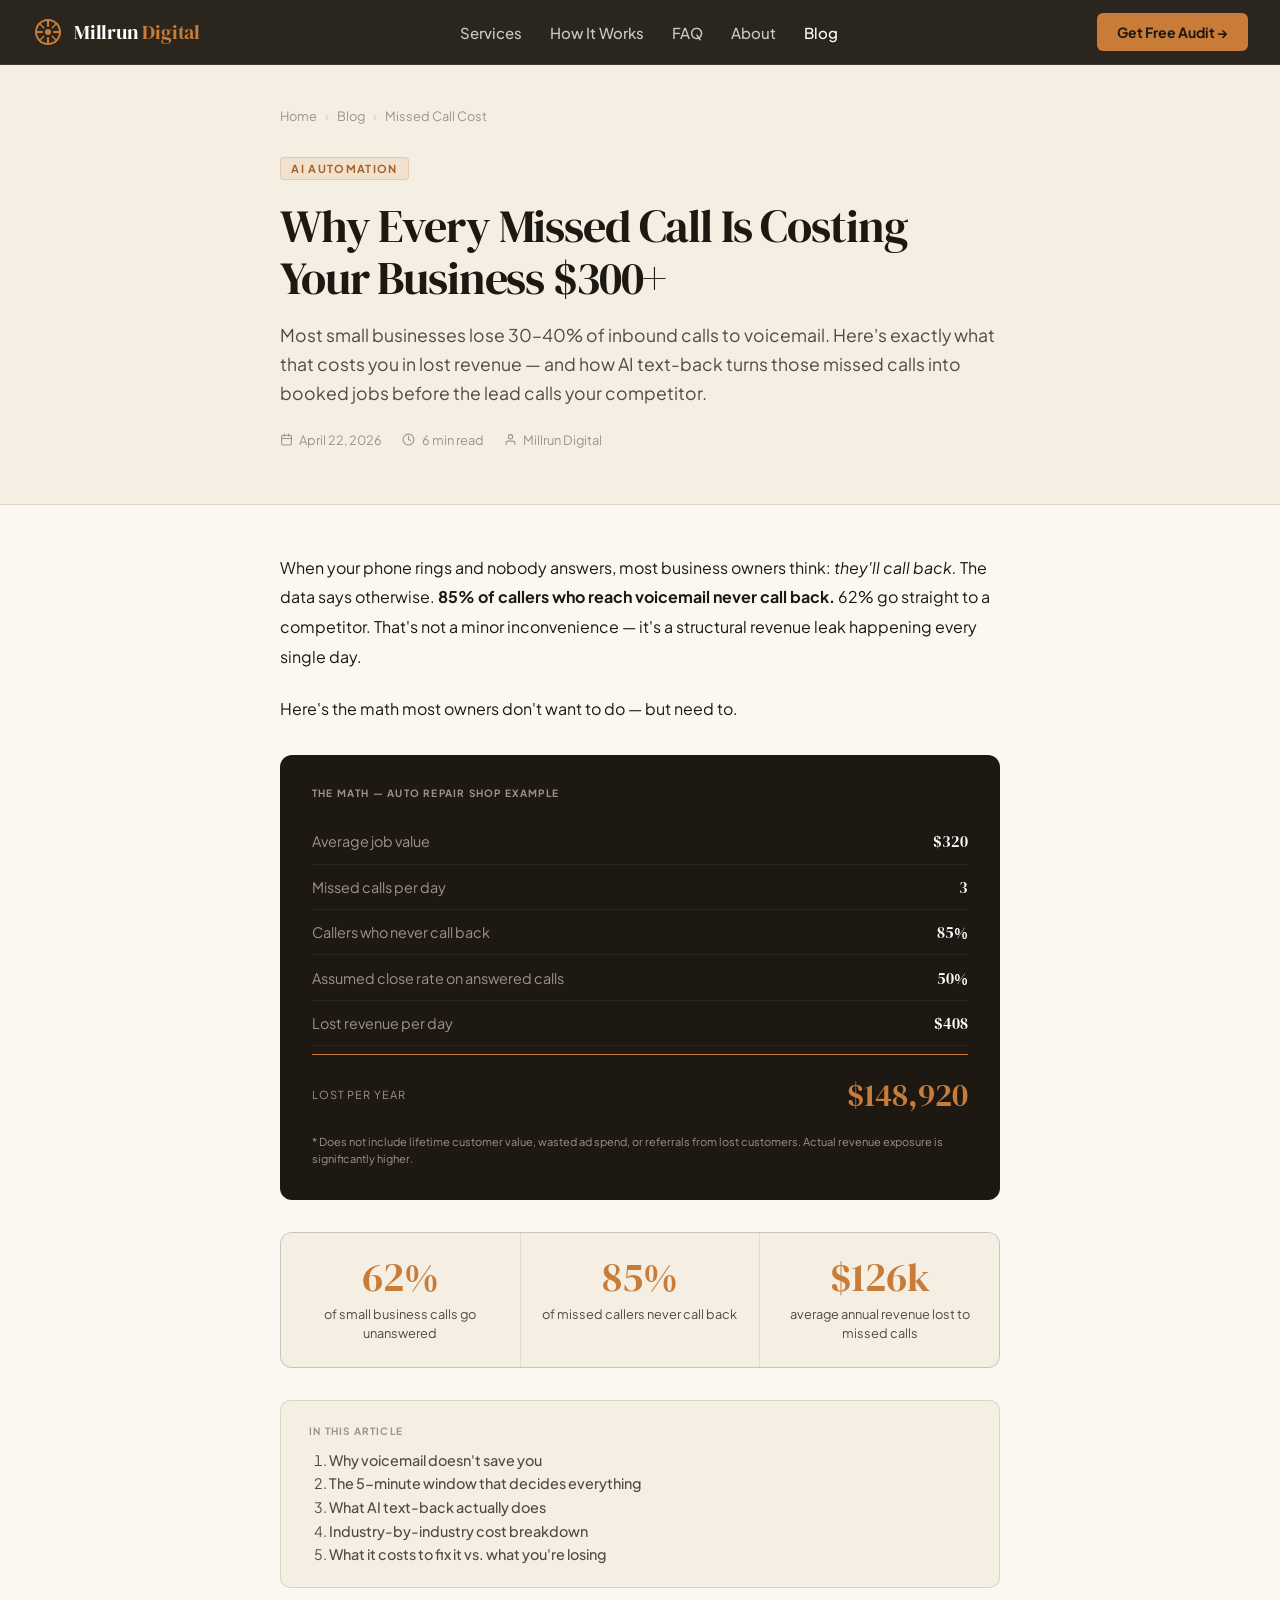
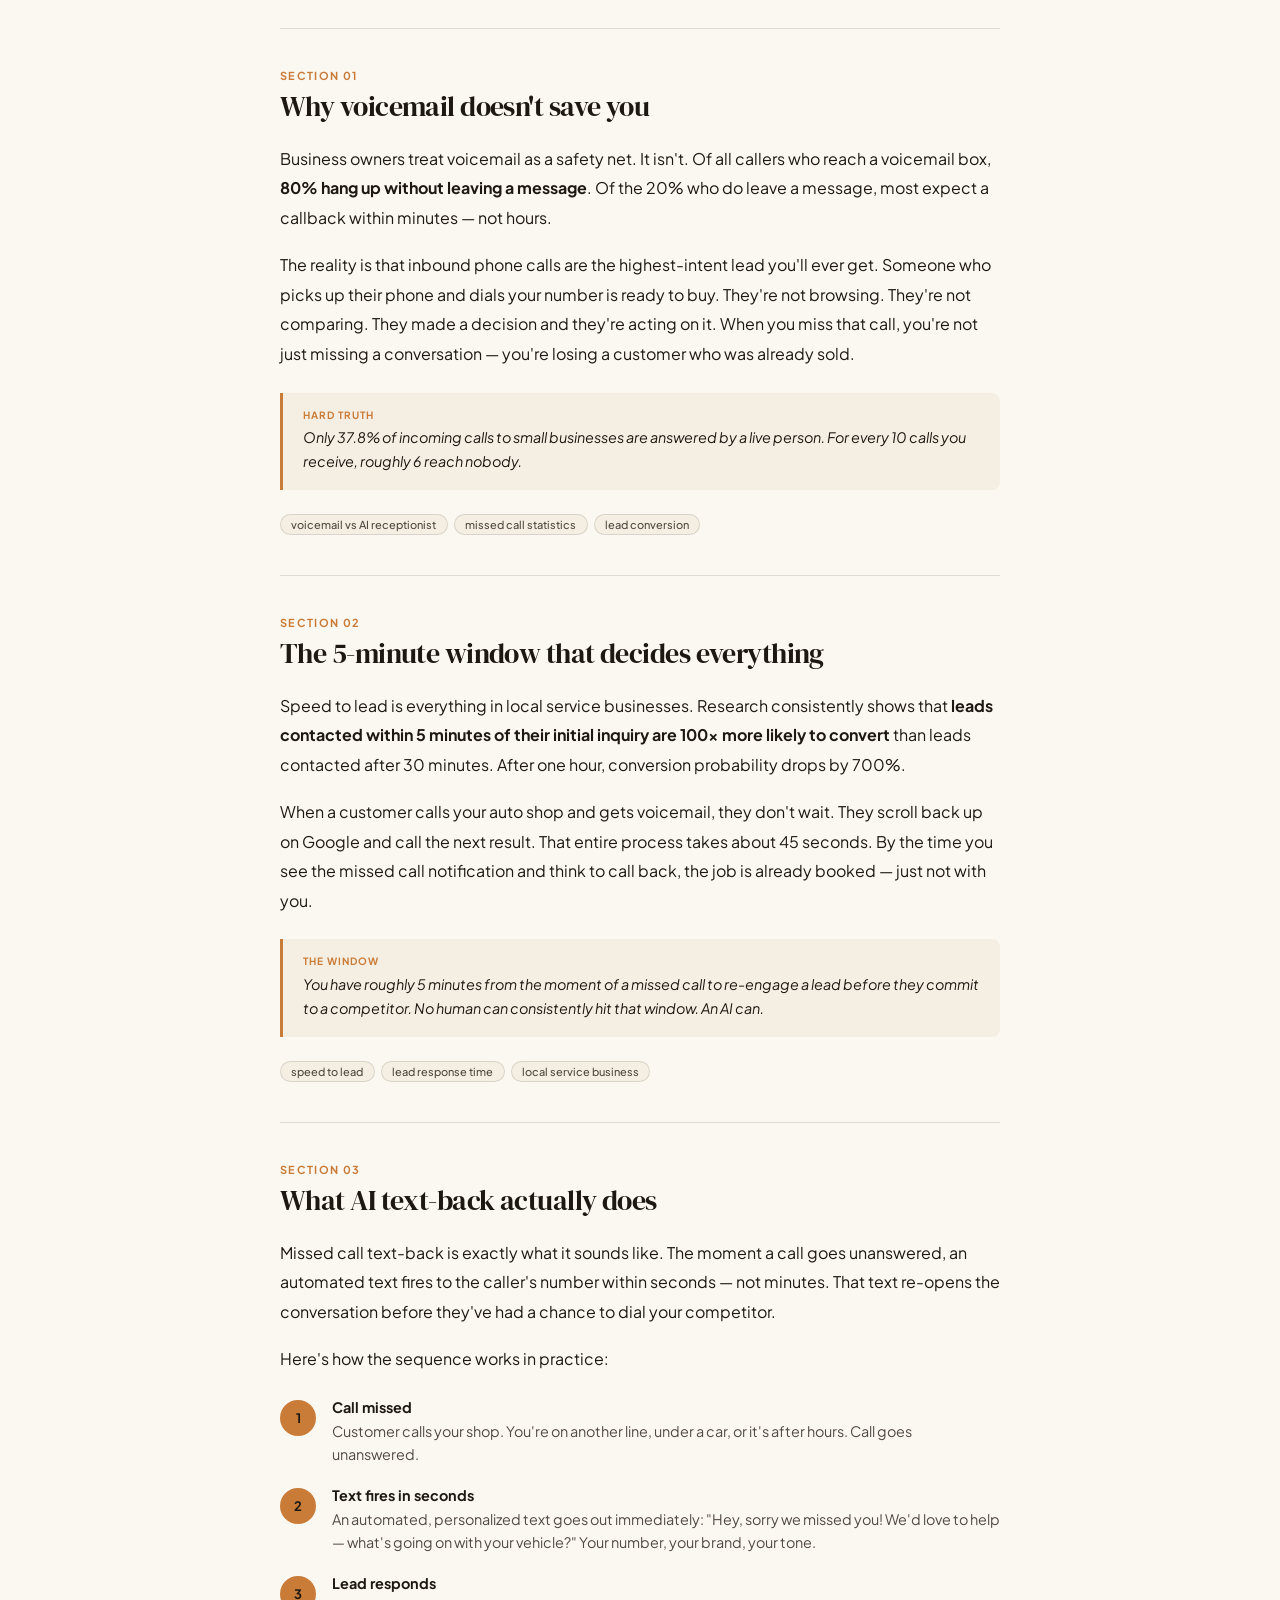
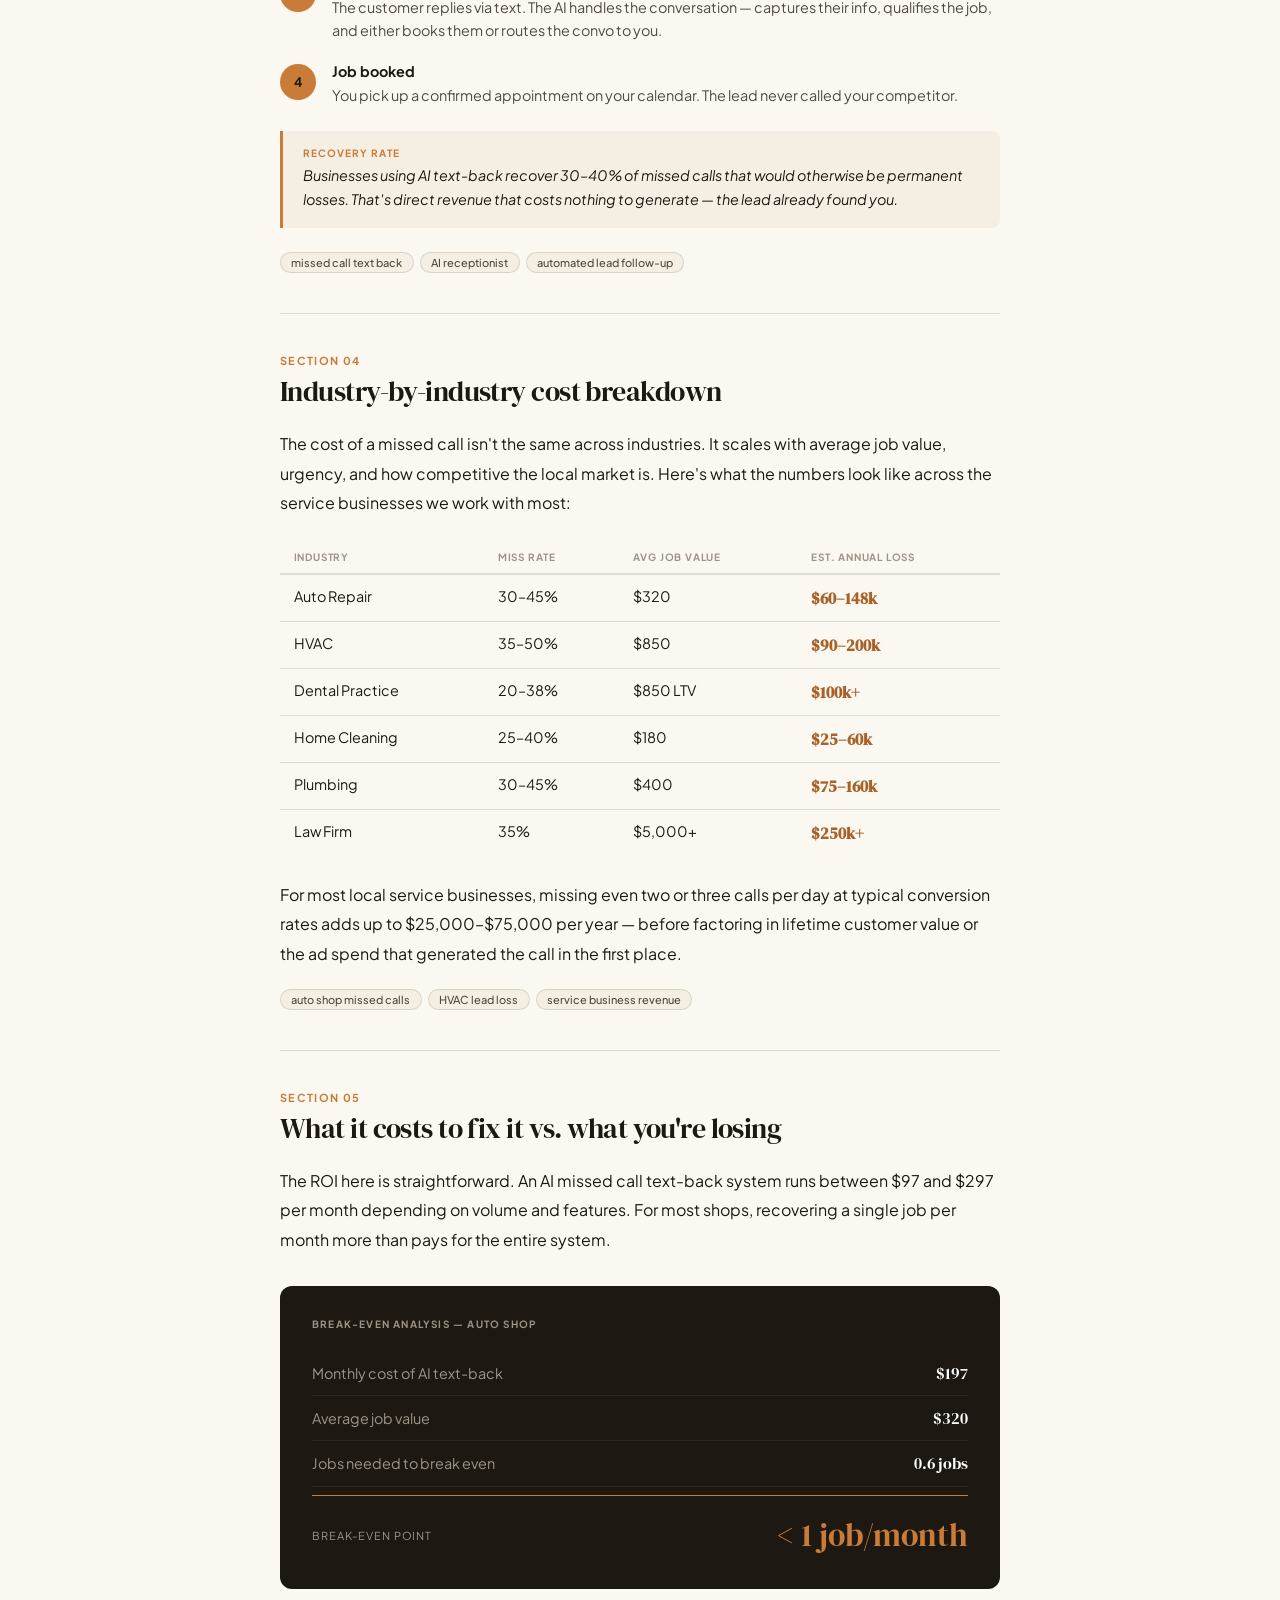
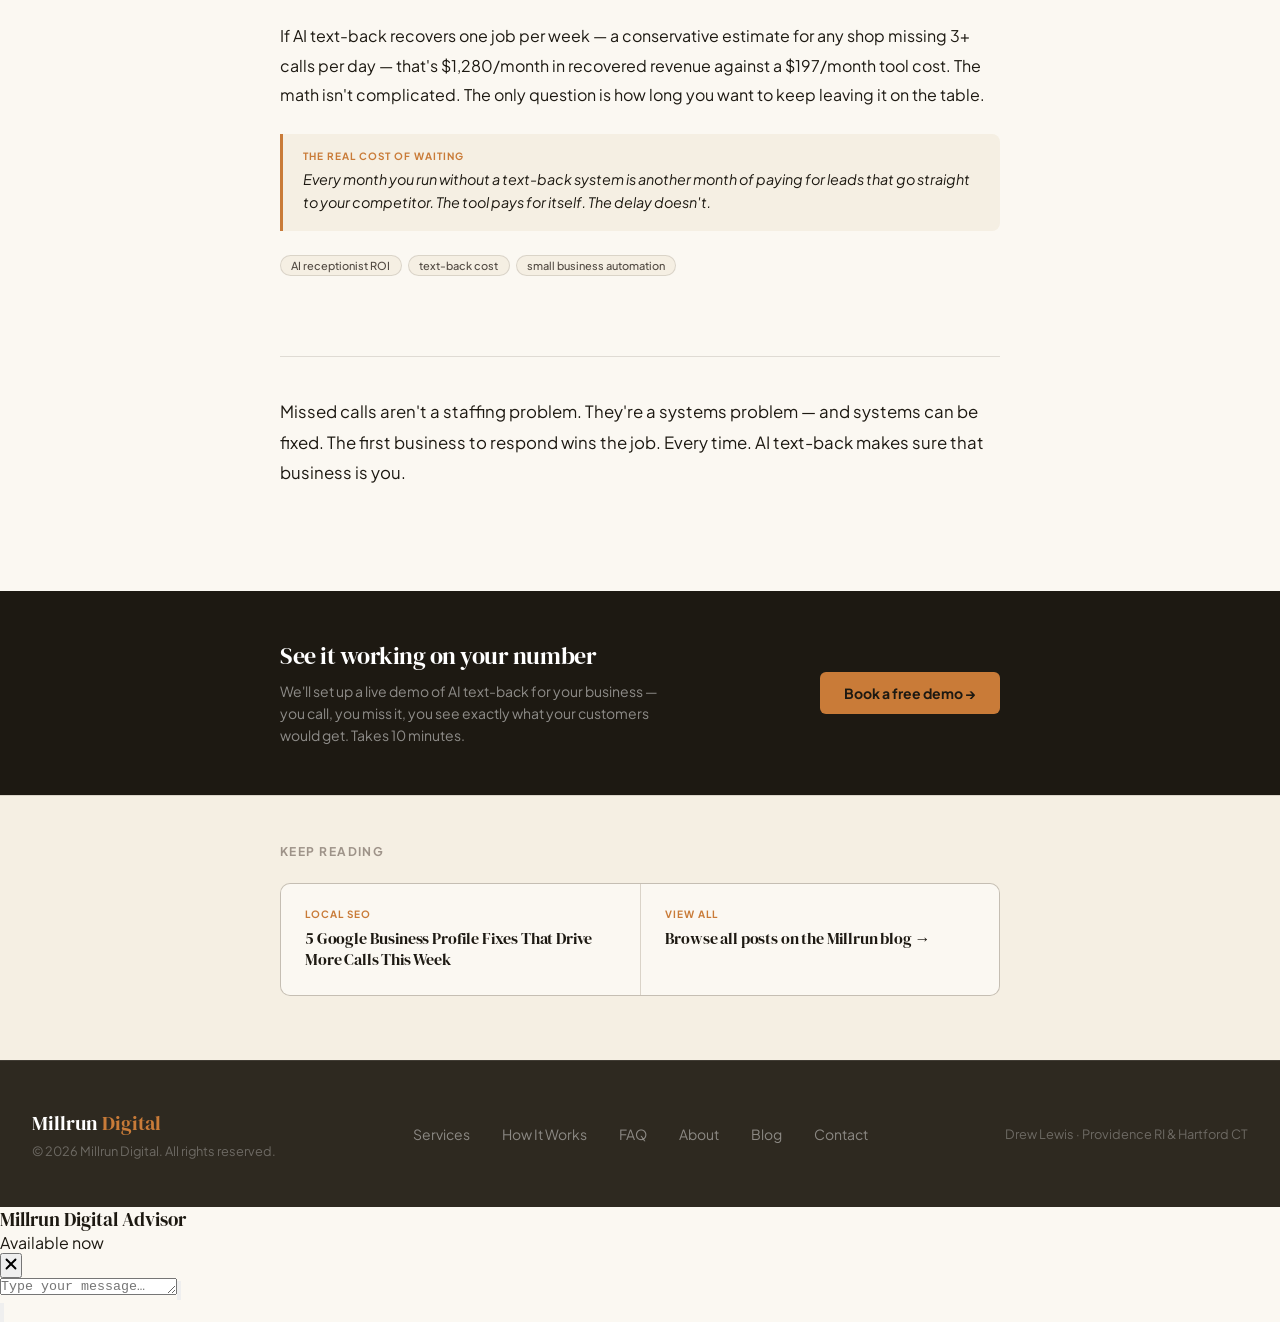
<file: blog/missed-call-text-back/index.html>
<!DOCTYPE html>
<html lang="en" class="scroll-smooth">
<head>
  <meta charset="UTF-8" />
  <meta name="viewport" content="width=device-width, initial-scale=1.0" />

  <title>Why Every Missed Call Is Costing Your Business $300+ | Millrun Digital</title>
  <meta name="description" content="Most small businesses lose 30–40% of inbound calls to voicemail — and 85% of those callers never call back. Here's the exact revenue math and how AI text-back fixes it." />
  <meta name="keywords" content="missed call cost small business, AI text-back, missed call text back, AI receptionist, lost revenue missed calls, small business missed calls, lead response time" />
  <meta name="robots" content="index, follow" />
  <link rel="canonical" href="https://millrundigital.com/blog/missed-call-text-back/" />

  <meta property="og:type" content="article" />
  <meta property="og:site_name" content="Millrun Digital" />
  <meta property="og:url" content="https://millrundigital.com/blog/missed-call-text-back/" />
  <meta property="og:title" content="Why Every Missed Call Is Costing Your Business $300+" />
  <meta property="og:description" content="Most small businesses lose 30–40% of inbound calls to voicemail. Here's exactly what that costs you — and how AI text-back turns missed calls into booked jobs." />
  <meta property="og:image" content="https://millrundigital.com/og-image.png" />
  <meta property="og:image:width" content="1200" />
  <meta property="og:image:height" content="630" />
  <meta property="og:locale" content="en_US" />
  <meta property="article:published_time" content="2026-04-22T00:00:00Z" />
  <meta property="article:author" content="Millrun Digital" />
  <meta property="article:section" content="AI Automation" />
  <meta property="article:tag" content="AI Receptionist" />
  <meta property="article:tag" content="Missed Call Text Back" />
  <meta property="article:tag" content="Small Business Automation" />

  <meta name="twitter:card" content="summary_large_image" />
  <meta name="twitter:title" content="Why Every Missed Call Is Costing Your Business $300+" />
  <meta name="twitter:description" content="Most small businesses lose 30–40% of inbound calls to voicemail. Here's the revenue math and how AI text-back fixes it." />
  <meta name="twitter:image" content="https://millrundigital.com/og-image.png" />

  <script type="application/ld+json">
  {
    "@context": "https://schema.org",
    "@graph": [
      {
        "@type": "Article",
        "headline": "Why Every Missed Call Is Costing Your Business $300+",
        "description": "Most small businesses lose 30–40% of inbound calls to voicemail and 85% of those callers never call back. Here's the revenue math and how AI text-back recovers those leads.",
        "image": "https://millrundigital.com/og-image.png",
        "datePublished": "2026-04-22T00:00:00Z",
        "dateModified": "2026-04-22T00:00:00Z",
        "author": {
          "@type": "Organization",
          "name": "Millrun Digital",
          "url": "https://millrundigital.com"
        },
        "publisher": {
          "@type": "Organization",
          "name": "Millrun Digital",
          "logo": {
            "@type": "ImageObject",
            "url": "https://millrundigital.com/millrun-digital-logo.png"
          }
        },
        "mainEntityOfPage": {
          "@type": "WebPage",
          "@id": "https://millrundigital.com/blog/missed-call-text-back/"
        },
        "keywords": "missed call cost, AI text-back, AI receptionist, missed call text back, small business automation, lead response time"
      },
      {
        "@type": "BreadcrumbList",
        "itemListElement": [
          { "@type": "ListItem", "position": 1, "name": "Home", "item": "https://millrundigital.com" },
          { "@type": "ListItem", "position": 2, "name": "Blog", "item": "https://millrundigital.com/blog/" },
          { "@type": "ListItem", "position": 3, "name": "Why Every Missed Call Is Costing Your Business $300+", "item": "https://millrundigital.com/blog/missed-call-text-back/" }
        ]
      },
      {
        "@type": "FAQPage",
        "mainEntity": [
          {
            "@type": "Question",
            "name": "How much does a missed call cost a small business?",
            "acceptedAnswer": {
              "@type": "Answer",
              "text": "The average missed call costs a small service business between $100 and $1,200 in lost revenue depending on the industry. Small businesses lose an average of $126,000 per year to unanswered calls when factoring in conversion rates, customer lifetime value, and the marketing spend already used to generate that call."
            }
          },
          {
            "@type": "Question",
            "name": "Do callers leave voicemails when a business doesn't answer?",
            "acceptedAnswer": {
              "@type": "Answer",
              "text": "Rarely. 80% of callers who reach voicemail hang up without leaving a message, and 85% of those who don't reach a live person will never call back. 62% go directly to a competitor."
            }
          },
          {
            "@type": "Question",
            "name": "What is missed call text-back and how does it work?",
            "acceptedAnswer": {
              "@type": "Answer",
              "text": "Missed call text-back is an automated system that sends a personalized text message to any caller you missed within seconds of the missed call. The text re-engages the lead before they search for a competitor, capturing contact info and starting a conversation automatically."
            }
          },
          {
            "@type": "Question",
            "name": "How fast do you need to respond to a missed call?",
            "acceptedAnswer": {
              "@type": "Answer",
              "text": "Within 5 minutes. Leads contacted within 5 minutes of their initial inquiry are 100x more likely to convert than leads contacted after 30 minutes. After 1 hour, conversion probability drops by 700%."
            }
          }
        ]
      }
    ]
  }
  </script>

  <script async src="https://www.googletagmanager.com/gtag/js?id=G-JZNGJ1P3WV"></script>
  <script>window.dataLayer=window.dataLayer||[];function gtag(){dataLayer.push(arguments);}gtag('js',new Date());gtag('config','G-JZNGJ1P3WV');</script>
  <link rel="icon" type="image/png" href="/favicon.png" />
  <link rel="apple-touch-icon" href="/favicon.png" />
  <link rel="preconnect" href="https://fonts.googleapis.com" />
  <link rel="preconnect" href="https://fonts.gstatic.com" crossorigin />
  <link href="https://fonts.googleapis.com/css2?family=DM+Serif+Display:ital@0;1&family=Plus+Jakarta+Sans:wght@300;400;500;600;700;800&display=swap" rel="stylesheet" />

  <style>
    *, *::before, *::after { box-sizing: border-box; margin: 0; padding: 0; }

    :root {
      --cream:        #F5EFE3;
      --warm-white:   #FBF8F2;
      --charcoal:     #1D1912;
      --charcoal-mid: #2E2920;
      --charcoal-soft:#3D3629;
      --amber:        #C97B38;
      --amber-dark:   #A86228;
      --amber-light:  #E8A96A;
      --stone:        #524A42;
      --stone-light:  #9E9389;
      --border:       rgba(125,114,104,0.22);
      --border-dark:  rgba(255,255,255,0.09);
    }

    html { font-family: 'Plus Jakarta Sans', sans-serif; }
    body { background: var(--warm-white); color: var(--charcoal); -webkit-font-smoothing: antialiased; }
    h1,h2,h3,h4 { font-family: 'DM Serif Display', serif; font-weight: 400; }

    /* ─── HEADER ─── */
    #site-header {
      position: fixed; top: 0; left: 0; right: 0; z-index: 50;
      background: rgba(29,25,18,0.94); backdrop-filter: blur(16px);
      border-bottom: 1px solid var(--border-dark);
    }
    .header-inner {
      max-width: 1280px; margin: 0 auto; padding: 0 2rem;
      height: 64px; display: flex; align-items: center; justify-content: space-between;
    }
    .logo { display:flex; align-items:center; gap:10px; text-decoration:none; }
    .logo-mark { width:32px; height:32px; display:flex; align-items:center; justify-content:center; }
    .logo-text { font-family:'DM Serif Display',serif; font-size:1.25rem; color:#fff; letter-spacing:-0.01em; }
    .logo-text span { color: var(--amber); }
    nav.desktop { display:flex; align-items:center; gap:1.75rem; }
    nav.desktop a { font-size:15px; color:rgba(255,255,255,0.75); text-decoration:none; font-weight:500; transition:color 0.15s; }
    nav.desktop a:hover { color:#fff; }
    nav.desktop a.active { color:#fff; }
    .btn-primary {
      display:inline-flex; align-items:center; gap:6px;
      background: var(--amber); color: var(--charcoal);
      font-family:'Plus Jakarta Sans',sans-serif; font-weight:700; font-size:0.875rem;
      padding:0.6rem 1.25rem; border-radius:6px; text-decoration:none; border:none; cursor:pointer;
      transition: background 0.15s, transform 0.1s;
    }
    .btn-primary:hover { background: var(--amber-dark); transform: translateY(-1px); }
    .hamburger { display:none; flex-direction:column; gap:5px; background:none; border:none; cursor:pointer; padding:4px; }
    .hamburger span { display:block; width:22px; height:2px; background:#fff; border-radius:2px; transition: transform 0.3s, opacity 0.3s; }
    .hamburger.open span:nth-child(1) { transform: translateY(7px) rotate(45deg); }
    .hamburger.open span:nth-child(2) { opacity:0; }
    .hamburger.open span:nth-child(3) { transform: translateY(-7px) rotate(-45deg); }
    .mobile-nav { max-height:0; overflow:hidden; transition:max-height 0.35s ease; background:var(--charcoal-mid); }
    .mobile-nav.open { max-height:400px; }
    .mobile-nav a { display:block; padding:0.75rem 2rem; font-size:0.9rem; color:rgba(255,255,255,0.75); text-decoration:none; border-bottom:1px solid rgba(255,255,255,0.05); }
    .mobile-nav a:hover { color:#fff; }
    .mobile-nav .mobile-cta { display:block; margin:1rem 2rem; }
    @media(max-width:768px){ nav.desktop,.header-cta { display:none!important; } .hamburger{ display:flex; } }

    /* ─── REVEAL ─── */
    .reveal { opacity:0; transform:translateY(20px); transition:opacity 0.6s ease, transform 0.6s ease; }
    .reveal.visible { opacity:1; transform:translateY(0); }

    /* ─── POST HERO ─── */
    .post-hero { background: var(--cream); border-bottom: 1px solid var(--border); padding: 108px 2rem 3.5rem; }
    .post-hero-inner { max-width: 720px; margin: 0 auto; }
    .post-breadcrumb { font-size: 0.8rem; color: var(--stone-light); margin-bottom: 2rem; display: flex; align-items: center; gap: 0.5rem; }
    .post-breadcrumb a { color: var(--stone-light); text-decoration: none; transition: color 0.15s; }
    .post-breadcrumb a:hover { color: var(--amber); }
    .post-breadcrumb-sep { opacity: 0.4; }
    .post-category {
      display: inline-block; font-family: 'Plus Jakarta Sans', sans-serif;
      font-size: 11px; font-weight: 700; text-transform: uppercase; letter-spacing: 0.12em;
      color: var(--amber-dark); background: rgba(201,123,56,0.1);
      border: 1px solid rgba(201,123,56,0.25); border-radius: 4px;
      padding: 0.25rem 0.65rem; margin-bottom: 1.25rem;
    }
    .post-hero h1 { font-size: clamp(1.75rem, 4vw, 2.85rem); letter-spacing: -0.025em; line-height: 1.15; color: var(--charcoal); margin-bottom: 1rem; }
    .post-subtitle { font-size: 1.1rem; color: var(--stone); line-height: 1.65; margin-bottom: 1.5rem; }
    .post-meta { display: flex; align-items: center; gap: 1.25rem; flex-wrap: wrap; }
    .post-meta-item { display: flex; align-items: center; gap: 0.4rem; font-size: 0.8rem; color: var(--stone-light); }

    /* ─── BODY WRAP ─── */
    .post-body-wrap { background: var(--warm-white); padding: 3rem 2rem 5rem; }
    .post-body { max-width: 720px; margin: 0 auto; }
    .post-body p { font-size: 1rem; line-height: 1.85; color: var(--charcoal); margin-bottom: 1.4rem; }
    .post-body strong { font-weight: 700; }
    .post-body em { font-style: italic; }
    .post-body a { color: var(--amber-dark); text-decoration: underline; text-underline-offset: 3px; font-weight: 500; transition: color 0.15s; }
    .post-body a:hover { color: var(--amber); }

    /* ─── COST CALC ─── */
    .cost-calc {
      background: var(--charcoal); border-radius: 12px;
      padding: 2rem; margin: 2rem 0;
    }
    .cost-calc-label {
      font-family: 'Plus Jakarta Sans', sans-serif; font-size: 10px; font-weight: 700;
      text-transform: uppercase; letter-spacing: 0.12em;
      color: var(--stone-light); margin-bottom: 1.25rem;
    }
    .cost-calc-row {
      display: flex; justify-content: space-between; align-items: center;
      padding: 0.7rem 0; border-bottom: 1px solid rgba(255,255,255,0.06);
      font-size: 0.9rem;
    }
    .cost-calc-row:last-of-type { border-bottom: none; }
    .cost-calc-row .label { color: var(--stone-light); }
    .cost-calc-row .value { font-family: 'DM Serif Display', serif; font-weight: 400; color: #fff; font-size: 1rem; }
    .cost-calc-total {
      display: flex; justify-content: space-between; align-items: center;
      padding-top: 1.1rem; margin-top: 0.5rem;
      border-top: 1px solid var(--amber);
    }
    .cost-calc-total .label { font-family: 'Plus Jakarta Sans', sans-serif; font-size: 11px; text-transform: uppercase; letter-spacing: 0.08em; color: var(--stone-light); }
    .cost-calc-total .value { font-family: 'DM Serif Display', serif; font-size: 2rem; color: var(--amber); }
    .cost-note { font-family: 'Plus Jakarta Sans', sans-serif; font-size: 11px; color: var(--stone-light); margin-top: 1rem; line-height: 1.6; }

    /* ─── STATS ─── */
    .stat-row {
      display: grid; grid-template-columns: repeat(3, 1fr);
      gap: 1px; background: var(--border);
      border: 1px solid var(--border); border-radius: 12px;
      overflow: hidden; margin: 2rem 0;
    }
    .stat-card { background: var(--cream); padding: 1.5rem 1.25rem; text-align: center; }
    .stat-num { font-family: 'DM Serif Display', serif; font-size: 2.5rem; line-height: 1; color: var(--amber); margin-bottom: 0.5rem; }
    .stat-label { font-size: 0.8rem; color: var(--stone); line-height: 1.5; }
    @media(max-width:560px){ .stat-row { grid-template-columns: 1fr; } }

    /* ─── TOC ─── */
    .toc {
      background: var(--cream); border: 1px solid var(--border);
      border-radius: 10px; padding: 1.5rem 1.75rem; margin: 2rem 0 2.5rem;
    }
    .toc-label { font-family: 'Plus Jakarta Sans', sans-serif; font-size: 10px; font-weight: 700; letter-spacing: 0.12em; text-transform: uppercase; color: var(--stone-light); margin-bottom: 0.85rem; }
    .toc ol { margin: 0; padding-left: 1.25rem; display: flex; flex-direction: column; gap: 0.35rem; }
    .toc ol li { font-size: 0.9rem; color: var(--stone); }
    .toc ol a { color: var(--stone); text-decoration: none; transition: color 0.15s; }
    .toc ol a:hover { color: var(--amber); }

    /* ─── SECTION BLOCKS ─── */
    .section-block { padding: 2.5rem 0; border-top: 1px solid var(--border); }
    .section-block:first-of-type { border-top: none; padding-top: 0; }
    .section-number { font-family: 'Plus Jakarta Sans', sans-serif; font-size: 11px; font-weight: 700; text-transform: uppercase; letter-spacing: 0.12em; color: var(--amber); margin-bottom: 0.5rem; }
    .section-heading { font-size: clamp(1.3rem, 2.5vw, 1.75rem); letter-spacing: -0.02em; line-height: 1.2; margin-bottom: 1.25rem; color: var(--charcoal); }
    .section-body p { font-size: 1rem; line-height: 1.85; color: var(--charcoal); margin-bottom: 1.1rem; }

    /* ─── CALLOUT ─── */
    .callout { background: var(--cream); border-left: 3px solid var(--amber); border-radius: 0 8px 8px 0; padding: 1rem 1.25rem; margin: 1.5rem 0; }
    .callout-label { font-family: 'Plus Jakarta Sans', sans-serif; font-size: 10px; font-weight: 700; text-transform: uppercase; letter-spacing: 0.1em; color: var(--amber); margin-bottom: 0.35rem; }
    .callout p { font-size: 0.9rem !important; line-height: 1.65 !important; color: var(--charcoal) !important; margin: 0 !important; font-style: italic; }

    /* ─── TIMELINE ─── */
    .timeline { margin: 1.5rem 0; display: flex; flex-direction: column; gap: 1.25rem; }
    .timeline-step { display: flex; gap: 1rem; align-items: flex-start; }
    .timeline-dot {
      width: 36px; height: 36px; border-radius: 50%;
      background: var(--amber); color: var(--charcoal);
      font-family: 'Plus Jakarta Sans', sans-serif; font-size: 13px; font-weight: 700;
      display: flex; align-items: center; justify-content: center; flex-shrink: 0; margin-top: 2px;
    }
    .timeline-content h4 { font-family: 'Plus Jakarta Sans', sans-serif; font-size: 0.9rem; font-weight: 700; color: var(--charcoal); margin-bottom: 0.25rem; }
    .timeline-content p { font-size: 0.9rem !important; color: var(--stone) !important; margin: 0 !important; line-height: 1.6; }

    /* ─── ROI TABLE ─── */
    .roi-table { width: 100%; border-collapse: collapse; margin: 1.5rem 0; font-size: 0.9rem; }
    .roi-table th {
      font-family: 'Plus Jakarta Sans', sans-serif; font-size: 10px; font-weight: 700;
      text-transform: uppercase; letter-spacing: 0.08em; color: var(--stone-light);
      text-align: left; padding: 0.6rem 0.85rem; border-bottom: 2px solid var(--border);
    }
    .roi-table td { padding: 0.75rem 0.85rem; border-bottom: 1px solid var(--border); color: var(--charcoal); vertical-align: top; }
    .roi-table tr:last-child td { border-bottom: none; }
    .roi-table .highlight { color: var(--amber-dark); font-weight: 700; font-family: 'DM Serif Display', serif; font-size: 1rem; }

    /* ─── CHIPS ─── */
    .chip-row { display: flex; flex-wrap: wrap; gap: 6px; margin-top: 1.25rem; }
    .chip { display: inline-block; background: var(--cream); border: 1px solid var(--border); color: var(--stone); font-family: 'Plus Jakarta Sans', sans-serif; font-size: 11px; font-weight: 500; padding: 0.2rem 0.65rem; border-radius: 999px; }

    /* ─── CLOSING ─── */
    .post-closing { border-top: 1px solid var(--border); padding-top: 2.5rem; margin-top: 2.5rem; }
    .post-closing p { font-size: 1.05rem; line-height: 1.8; }

    /* ─── POST CTA ─── */
    .post-cta-wrap { background: var(--charcoal); padding: 3rem 2rem; }
    .post-cta { max-width: 720px; margin: 0 auto; display: flex; align-items: center; justify-content: space-between; gap: 2rem; flex-wrap: wrap; }
    .post-cta-left h3 { color: #fff; font-size: 1.5rem; letter-spacing: -0.02em; margin-bottom: 0.5rem; }
    .post-cta-left p { color: rgba(255,255,255,0.5); font-size: 0.875rem; line-height: 1.6; max-width: 380px; }
    .btn-amber-cta { display: inline-flex; align-items: center; gap: 6px; background: var(--amber); color: var(--charcoal); font-family: 'Plus Jakarta Sans', sans-serif; font-weight: 700; font-size: 0.875rem; padding: 0.75rem 1.5rem; border-radius: 6px; text-decoration: none; white-space: nowrap; transition: background 0.15s, transform 0.1s; }
    .btn-amber-cta:hover { background: var(--amber-dark); transform: translateY(-1px); }

    /* ─── RELATED ─── */
    .related-wrap { background: var(--cream); border-top: 1px solid var(--border); padding: 3rem 2rem 4rem; }
    .related-inner { max-width: 720px; margin: 0 auto; }
    .related-inner h3 { font-family: 'Plus Jakarta Sans', sans-serif; font-size: 0.75rem; font-weight: 700; text-transform: uppercase; letter-spacing: 0.12em; color: var(--stone-light); margin-bottom: 1.5rem; }
    .related-grid { display: grid; grid-template-columns: 1fr 1fr; gap: 1px; background: var(--border); border: 1px solid var(--border); border-radius: 10px; overflow: hidden; }
    .related-card { background: var(--warm-white); padding: 1.5rem; text-decoration: none; color: var(--charcoal); display: flex; flex-direction: column; gap: 0.5rem; transition: background 0.15s; }
    .related-card:hover { background: #fff; }
    .related-tag { font-size: 10px; font-weight: 700; text-transform: uppercase; letter-spacing: 0.1em; color: var(--amber); }
    .related-title { font-family: 'DM Serif Display', serif; font-size: 1rem; line-height: 1.35; letter-spacing: -0.01em; }
    @media(max-width:600px){ .related-grid { grid-template-columns: 1fr; } }

    /* ─── FOOTER ─── */
    footer { background: var(--charcoal-mid); border-top:1px solid var(--border-dark); padding:3rem 2rem; }
    .footer-inner { max-width:1280px; margin:0 auto; display:flex; justify-content:space-between; align-items:center; flex-wrap:wrap; gap:2rem; }
    .footer-logo { font-family:'DM Serif Display',serif; font-size:1.25rem; color:#fff; }
    .footer-logo span { color:var(--amber); }
    .footer-links { display:flex; gap:2rem; flex-wrap:wrap; }
    .footer-links a { font-size:0.875rem; color:rgba(255,255,255,0.45); text-decoration:none; transition:color 0.15s; }
    .footer-links a:hover { color:#fff; }
    .footer-copy { font-size:0.8rem; color:rgba(255,255,255,0.3); }

    /* ─── BACK TO TOP ─── */
    #back-to-top { position:fixed; bottom:96px; right:24px; z-index:9998; width:44px; height:44px; border-radius:50%; background:var(--charcoal); border:1px solid rgba(201,123,56,0.4); color:var(--amber); cursor:pointer; display:flex; align-items:center; justify-content:center; opacity:0; pointer-events:none; transition:opacity 0.3s ease, transform 0.2s ease, background 0.15s; box-shadow:0 4px 16px rgba(0,0,0,0.25); }
    #back-to-top.visible { opacity:1; pointer-events:auto; }
    #back-to-top:hover { background:var(--amber); color:var(--charcoal); transform:translateY(-2px); }
    @media(max-width:480px){ #back-to-top { bottom:88px; right:16px; } }
  </style>
</head>
<body>

<!-- ── HEADER ── -->
<header id="site-header">
  <div class="header-inner">
    <a href="/" class="logo">
      <div class="logo-mark">
        <svg width="28" height="28" viewBox="0 0 28 28" fill="none" xmlns="http://www.w3.org/2000/svg">
          <circle cx="14" cy="14" r="12" stroke="#C97B38" stroke-width="2"/>
          <circle cx="14" cy="14" r="3" fill="#C97B38"/>
          <line x1="14" y1="2" x2="14" y2="8" stroke="#C97B38" stroke-width="2" stroke-linecap="round"/>
          <line x1="14" y1="20" x2="14" y2="26" stroke="#C97B38" stroke-width="2" stroke-linecap="round"/>
          <line x1="2" y1="14" x2="8" y2="14" stroke="#C97B38" stroke-width="2" stroke-linecap="round"/>
          <line x1="20" y1="14" x2="26" y2="14" stroke="#C97B38" stroke-width="2" stroke-linecap="round"/>
          <line x1="5.5" y1="5.5" x2="9.75" y2="9.75" stroke="#C97B38" stroke-width="1.5" stroke-linecap="round"/>
          <line x1="18.25" y1="18.25" x2="22.5" y2="22.5" stroke="#C97B38" stroke-width="1.5" stroke-linecap="round"/>
          <line x1="22.5" y1="5.5" x2="18.25" y2="9.75" stroke="#C97B38" stroke-width="1.5" stroke-linecap="round"/>
          <line x1="9.75" y1="18.25" x2="5.5" y2="22.5" stroke="#C97B38" stroke-width="1.5" stroke-linecap="round"/>
        </svg>
      </div>
      <span class="logo-text">Millrun <span>Digital</span></span>
    </a>
    <nav class="desktop">
      <a href="/#services">Services</a>
      <a href="/#how-it-works">How It Works</a>
      <a href="/#faq">FAQ</a>
      <a href="/about.html">About</a>
      <a href="/blog/" class="active">Blog</a>
    </nav>
    <a href="/#contact" class="btn-primary header-cta">Get Free Audit →</a>
    <button class="hamburger" id="hamburger-btn" aria-label="Menu">
      <span></span><span></span><span></span>
    </button>
  </div>
  <div class="mobile-nav" id="mobile-nav">
    <a href="/#services">Services</a>
    <a href="/#how-it-works">How It Works</a>
    <a href="/#faq">FAQ</a>
    <a href="/about.html">About</a>
    <a href="/blog/">Blog</a>
    <div class="mobile-cta"><a href="/#contact" class="btn-primary" style="justify-content:center">Get Free Audit →</a></div>
  </div>
</header>

<!-- ── POST HERO ── -->
<section class="post-hero">
  <div class="post-hero-inner">
    <nav class="post-breadcrumb" aria-label="Breadcrumb">
      <a href="/">Home</a>
      <span class="post-breadcrumb-sep">›</span>
      <a href="/blog/">Blog</a>
      <span class="post-breadcrumb-sep">›</span>
      <span>Missed Call Cost</span>
    </nav>

    <span class="post-category">AI Automation</span>

    <h1>Why Every Missed Call Is Costing Your Business $300+</h1>
    <p class="post-subtitle">Most small businesses lose 30–40% of inbound calls to voicemail. Here's exactly what that costs you in lost revenue — and how AI text-back turns those missed calls into booked jobs before the lead calls your competitor.</p>

    <div class="post-meta">
      <div class="post-meta-item">
        <svg width="13" height="13" viewBox="0 0 24 24" fill="none" stroke="currentColor" stroke-width="2" stroke-linecap="round" stroke-linejoin="round"><rect x="3" y="4" width="18" height="18" rx="2"/><line x1="16" y1="2" x2="16" y2="6"/><line x1="8" y1="2" x2="8" y2="6"/><line x1="3" y1="10" x2="21" y2="10"/></svg>
        April 22, 2026
      </div>
      <div class="post-meta-item">
        <svg width="13" height="13" viewBox="0 0 24 24" fill="none" stroke="currentColor" stroke-width="2" stroke-linecap="round" stroke-linejoin="round"><circle cx="12" cy="12" r="10"/><polyline points="12 6 12 12 16 14"/></svg>
        6 min read
      </div>
      <div class="post-meta-item">
        <svg width="13" height="13" viewBox="0 0 24 24" fill="none" stroke="currentColor" stroke-width="2" stroke-linecap="round" stroke-linejoin="round"><path d="M20 21v-2a4 4 0 00-4-4H8a4 4 0 00-4 4v2"/><circle cx="12" cy="7" r="4"/></svg>
        Millrun Digital
      </div>
    </div>
  </div>
</section>

<!-- ── POST BODY ── -->
<div class="post-body-wrap">
  <div class="post-body">

    <p>When your phone rings and nobody answers, most business owners think: <em>they'll call back.</em> The data says otherwise. <strong>85% of callers who reach voicemail never call back.</strong> 62% go straight to a competitor. That's not a minor inconvenience — it's a structural revenue leak happening every single day.</p>
    <p>Here's the math most owners don't want to do — but need to.</p>

    <div class="cost-calc reveal">
      <div class="cost-calc-label">The Math — Auto Repair Shop Example</div>
      <div class="cost-calc-row"><span class="label">Average job value</span><span class="value">$320</span></div>
      <div class="cost-calc-row"><span class="label">Missed calls per day</span><span class="value">3</span></div>
      <div class="cost-calc-row"><span class="label">Callers who never call back</span><span class="value">85%</span></div>
      <div class="cost-calc-row"><span class="label">Assumed close rate on answered calls</span><span class="value">50%</span></div>
      <div class="cost-calc-row"><span class="label">Lost revenue per day</span><span class="value">$408</span></div>
      <div class="cost-calc-total">
        <span class="label">Lost per year</span>
        <span class="value">$148,920</span>
      </div>
      <div class="cost-note">* Does not include lifetime customer value, wasted ad spend, or referrals from lost customers. Actual revenue exposure is significantly higher.</div>
    </div>

    <div class="stat-row reveal">
      <div class="stat-card"><div class="stat-num">62%</div><div class="stat-label">of small business calls go unanswered</div></div>
      <div class="stat-card"><div class="stat-num">85%</div><div class="stat-label">of missed callers never call back</div></div>
      <div class="stat-card"><div class="stat-num">$126k</div><div class="stat-label">average annual revenue lost to missed calls</div></div>
    </div>

    <div class="toc reveal">
      <div class="toc-label">In this article</div>
      <ol>
        <li><a href="#section-1">Why voicemail doesn't save you</a></li>
        <li><a href="#section-2">The 5-minute window that decides everything</a></li>
        <li><a href="#section-3">What AI text-back actually does</a></li>
        <li><a href="#section-4">Industry-by-industry cost breakdown</a></li>
        <li><a href="#section-5">What it costs to fix it vs. what you're losing</a></li>
      </ol>
    </div>

    <!-- Section 1 -->
    <div class="section-block reveal" id="section-1">
      <div class="section-number">Section 01</div>
      <h2 class="section-heading">Why voicemail doesn't save you</h2>
      <div class="section-body">
        <p>Business owners treat voicemail as a safety net. It isn't. Of all callers who reach a voicemail box, <strong>80% hang up without leaving a message</strong>. Of the 20% who do leave a message, most expect a callback within minutes — not hours.</p>
        <p>The reality is that inbound phone calls are the highest-intent lead you'll ever get. Someone who picks up their phone and dials your number is ready to buy. They're not browsing. They're not comparing. They made a decision and they're acting on it. When you miss that call, you're not just missing a conversation — you're losing a customer who was already sold.</p>
        <div class="callout">
          <div class="callout-label">Hard truth</div>
          <p>Only 37.8% of incoming calls to small businesses are answered by a live person. For every 10 calls you receive, roughly 6 reach nobody.</p>
        </div>
      </div>
      <div class="chip-row">
        <span class="chip">voicemail vs AI receptionist</span>
        <span class="chip">missed call statistics</span>
        <span class="chip">lead conversion</span>
      </div>
    </div>

    <!-- Section 2 -->
    <div class="section-block reveal" id="section-2">
      <div class="section-number">Section 02</div>
      <h2 class="section-heading">The 5-minute window that decides everything</h2>
      <div class="section-body">
        <p>Speed to lead is everything in local service businesses. Research consistently shows that <strong>leads contacted within 5 minutes of their initial inquiry are 100x more likely to convert</strong> than leads contacted after 30 minutes. After one hour, conversion probability drops by 700%.</p>
        <p>When a customer calls your auto shop and gets voicemail, they don't wait. They scroll back up on Google and call the next result. That entire process takes about 45 seconds. By the time you see the missed call notification and think to call back, the job is already booked — just not with you.</p>
        <div class="callout">
          <div class="callout-label">The window</div>
          <p>You have roughly 5 minutes from the moment of a missed call to re-engage a lead before they commit to a competitor. No human can consistently hit that window. An AI can.</p>
        </div>
      </div>
      <div class="chip-row">
        <span class="chip">speed to lead</span>
        <span class="chip">lead response time</span>
        <span class="chip">local service business</span>
      </div>
    </div>

    <!-- Section 3 -->
    <div class="section-block reveal" id="section-3">
      <div class="section-number">Section 03</div>
      <h2 class="section-heading">What AI text-back actually does</h2>
      <div class="section-body">
        <p>Missed call text-back is exactly what it sounds like. The moment a call goes unanswered, an automated text fires to the caller's number within seconds — not minutes. That text re-opens the conversation before they've had a chance to dial your competitor.</p>
        <p>Here's how the sequence works in practice:</p>
        <div class="timeline">
          <div class="timeline-step">
            <div class="timeline-dot">1</div>
            <div class="timeline-content">
              <h4>Call missed</h4>
              <p>Customer calls your shop. You're on another line, under a car, or it's after hours. Call goes unanswered.</p>
            </div>
          </div>
          <div class="timeline-step">
            <div class="timeline-dot">2</div>
            <div class="timeline-content">
              <h4>Text fires in seconds</h4>
              <p>An automated, personalized text goes out immediately: "Hey, sorry we missed you! We'd love to help — what's going on with your vehicle?" Your number, your brand, your tone.</p>
            </div>
          </div>
          <div class="timeline-step">
            <div class="timeline-dot">3</div>
            <div class="timeline-content">
              <h4>Lead responds</h4>
              <p>The customer replies via text. The AI handles the conversation — captures their info, qualifies the job, and either books them or routes the convo to you.</p>
            </div>
          </div>
          <div class="timeline-step">
            <div class="timeline-dot">4</div>
            <div class="timeline-content">
              <h4>Job booked</h4>
              <p>You pick up a confirmed appointment on your calendar. The lead never called your competitor.</p>
            </div>
          </div>
        </div>
        <div class="callout">
          <div class="callout-label">Recovery rate</div>
          <p>Businesses using AI text-back recover 30–40% of missed calls that would otherwise be permanent losses. That's direct revenue that costs nothing to generate — the lead already found you.</p>
        </div>
      </div>
      <div class="chip-row">
        <span class="chip">missed call text back</span>
        <span class="chip">AI receptionist</span>
        <span class="chip">automated lead follow-up</span>
      </div>
    </div>

    <!-- Section 4 -->
    <div class="section-block reveal" id="section-4">
      <div class="section-number">Section 04</div>
      <h2 class="section-heading">Industry-by-industry cost breakdown</h2>
      <div class="section-body">
        <p>The cost of a missed call isn't the same across industries. It scales with average job value, urgency, and how competitive the local market is. Here's what the numbers look like across the service businesses we work with most:</p>
        <table class="roi-table" aria-label="Missed call cost by industry">
          <thead>
            <tr>
              <th>Industry</th>
              <th>Miss Rate</th>
              <th>Avg Job Value</th>
              <th>Est. Annual Loss</th>
            </tr>
          </thead>
          <tbody>
            <tr><td>Auto Repair</td><td>30–45%</td><td>$320</td><td class="highlight">$60–148k</td></tr>
            <tr><td>HVAC</td><td>35–50%</td><td>$850</td><td class="highlight">$90–200k</td></tr>
            <tr><td>Dental Practice</td><td>20–38%</td><td>$850 LTV</td><td class="highlight">$100k+</td></tr>
            <tr><td>Home Cleaning</td><td>25–40%</td><td>$180</td><td class="highlight">$25–60k</td></tr>
            <tr><td>Plumbing</td><td>30–45%</td><td>$400</td><td class="highlight">$75–160k</td></tr>
            <tr><td>Law Firm</td><td>35%</td><td>$5,000+</td><td class="highlight">$250k+</td></tr>
          </tbody>
        </table>
        <p>For most local service businesses, missing even two or three calls per day at typical conversion rates adds up to $25,000–$75,000 per year — before factoring in lifetime customer value or the ad spend that generated the call in the first place.</p>
      </div>
      <div class="chip-row">
        <span class="chip">auto shop missed calls</span>
        <span class="chip">HVAC lead loss</span>
        <span class="chip">service business revenue</span>
      </div>
    </div>

    <!-- Section 5 -->
    <div class="section-block reveal" id="section-5">
      <div class="section-number">Section 05</div>
      <h2 class="section-heading">What it costs to fix it vs. what you're losing</h2>
      <div class="section-body">
        <p>The ROI here is straightforward. An AI missed call text-back system runs between $97 and $297 per month depending on volume and features. For most shops, recovering a single job per month more than pays for the entire system.</p>
        <div class="cost-calc">
          <div class="cost-calc-label">Break-even analysis — Auto Shop</div>
          <div class="cost-calc-row"><span class="label">Monthly cost of AI text-back</span><span class="value">$197</span></div>
          <div class="cost-calc-row"><span class="label">Average job value</span><span class="value">$320</span></div>
          <div class="cost-calc-row"><span class="label">Jobs needed to break even</span><span class="value">0.6 jobs</span></div>
          <div class="cost-calc-total">
            <span class="label">Break-even point</span>
            <span class="value">&lt; 1 job/month</span>
          </div>
        </div>
        <p>If AI text-back recovers one job per week — a conservative estimate for any shop missing 3+ calls per day — that's $1,280/month in recovered revenue against a $197/month tool cost. The math isn't complicated. The only question is how long you want to keep leaving it on the table.</p>
        <div class="callout">
          <div class="callout-label">The real cost of waiting</div>
          <p>Every month you run without a text-back system is another month of paying for leads that go straight to your competitor. The tool pays for itself. The delay doesn't.</p>
        </div>
      </div>
      <div class="chip-row">
        <span class="chip">AI receptionist ROI</span>
        <span class="chip">text-back cost</span>
        <span class="chip">small business automation</span>
      </div>
    </div>

    <div class="post-closing reveal">
      <p>Missed calls aren't a staffing problem. They're a systems problem — and systems can be fixed. The first business to respond wins the job. Every time. AI text-back makes sure that business is you.</p>
    </div>

  </div>
</div>

<!-- ── POST CTA ── -->
<div class="post-cta-wrap">
  <div class="post-cta reveal">
    <div class="post-cta-left">
      <h3>See it working on your number</h3>
      <p>We'll set up a live demo of AI text-back for your business — you call, you miss it, you see exactly what your customers would get. Takes 10 minutes.</p>
    </div>
    <a href="/#contact" class="btn-amber-cta">Book a free demo →</a>
  </div>
</div>

<!-- ── RELATED ── -->
<div class="related-wrap">
  <div class="related-inner">
    <h3>Keep reading</h3>
    <div class="related-grid">
      <a class="related-card" href="/blog/google-business-profile-tips/">
        <span class="related-tag">Local SEO</span>
        <span class="related-title">5 Google Business Profile Fixes That Drive More Calls This Week</span>
      </a>
      <a class="related-card" href="/blog/">
        <span class="related-tag">View all</span>
        <span class="related-title">Browse all posts on the Millrun blog →</span>
      </a>
    </div>
  </div>
</div>

<!-- ── FOOTER ── -->
<footer>
  <div class="footer-inner">
    <div>
      <div class="footer-logo">Millrun <span>Digital</span></div>
      <div class="footer-copy" style="margin-top:0.4rem;">© 2026 Millrun Digital. All rights reserved.</div>
    </div>
    <div class="footer-links">
      <a href="/#services">Services</a>
      <a href="/#how-it-works">How It Works</a>
      <a href="/#faq">FAQ</a>
      <a href="/about.html">About</a>
      <a href="/blog/">Blog</a>
      <a href="/#contact">Contact</a>
    </div>
    <div class="footer-copy">Drew Lewis · Providence RI &amp; Hartford CT</div>
  </div>
</footer>

<button id="back-to-top" aria-label="Back to top">
  <svg width="18" height="18" viewBox="0 0 24 24" fill="none" stroke="currentColor" stroke-width="2.5" stroke-linecap="round" stroke-linejoin="round"><path d="M18 15l-6-6-6 6"/></svg>
</button>

<script src="../../widget.js"></script>
<script>
  const observer = new IntersectionObserver(entries => {
    entries.forEach(e => { if (e.isIntersecting) e.target.classList.add('visible'); });
  }, { threshold: 0.08 });
  document.querySelectorAll('.reveal').forEach(el => observer.observe(el));

  const ham = document.getElementById('hamburger-btn');
  const mobileNav = document.getElementById('mobile-nav');
  ham.addEventListener('click', () => { ham.classList.toggle('open'); mobileNav.classList.toggle('open'); });
  mobileNav.querySelectorAll('a').forEach(a => {
    a.addEventListener('click', () => { ham.classList.remove('open'); mobileNav.classList.remove('open'); });
  });

  const backBtn = document.getElementById('back-to-top');
  window.addEventListener('scroll', () => { backBtn.classList.toggle('visible', window.scrollY > 400); });
  backBtn.addEventListener('click', () => { window.scrollTo({ top: 0, behavior: 'smooth' }); });
</script>

</body>
</html>
</file>
<file: widget.css>
/* Millrun Digital Chat Widget */
#ll-chat-widget {
  position: fixed;
  bottom: 24px;
  right: 24px;
  z-index: 9999;
  font-family: 'Plus Jakarta Sans', -apple-system, BlinkMacSystemFont, "Segoe UI", Roboto, sans-serif;
}

#ll-chat-toggle {
  width: 56px;
  height: 56px;
  border-radius: 50%;
  background: #1D1912;
  border: 1.5px solid rgba(201,123,56,0.4);
  cursor: pointer;
  display: flex;
  align-items: center;
  justify-content: center;
  box-shadow: 0 4px 16px rgba(0, 0, 0, 0.25);
  transition: transform 0.2s ease, box-shadow 0.2s ease, background 0.15s;
  margin-left: auto;
}

#ll-chat-toggle:hover {
  transform: scale(1.08);
  box-shadow: 0 6px 20px rgba(0, 0, 0, 0.3);
  background: #2E2920;
}

#ll-chat-toggle svg {
  width: 26px;
  height: 26px;
  color: #C97B38;
}

#ll-chat-window {
  display: none;
  flex-direction: column;
  width: 350px;
  height: 500px;
  background: #FBF8F2;
  border-radius: 16px;
  box-shadow: 0 8px 32px rgba(0, 0, 0, 0.18);
  overflow: hidden;
  margin-bottom: 12px;
  border: 1px solid rgba(125,114,104,0.18);
}

#ll-chat-window.ll-open {
  display: flex;
}

#ll-chat-header {
  background: #1D1912;
  color: #fff;
  padding: 16px 18px;
  display: flex;
  align-items: center;
  gap: 10px;
  flex-shrink: 0;
}

#ll-chat-header .ll-header-dot {
  width: 10px;
  height: 10px;
  border-radius: 50%;
  background: #C97B38;
  flex-shrink: 0;
}

#ll-chat-header h3 {
  margin: 0;
  font-size: 15px;
  font-weight: 600;
  letter-spacing: 0.01em;
  font-family: 'DM Serif Display', serif;
}

#ll-chat-header .ll-subtitle {
  font-size: 11px;
  color: rgba(255, 255, 255, 0.55);
  margin: 0;
  line-height: 1;
}

#ll-chat-header-text {
  flex: 1;
}

#ll-chat-close {
  background: none;
  border: none;
  color: rgba(255,255,255,0.6);
  cursor: pointer;
  padding: 4px;
  border-radius: 4px;
  display: flex;
  align-items: center;
  justify-content: center;
  transition: color 0.15s;
}

#ll-chat-close:hover {
  color: #fff;
}

#ll-chat-messages {
  flex: 1;
  overflow-y: auto;
  padding: 16px;
  display: flex;
  flex-direction: column;
  gap: 12px;
  scroll-behavior: smooth;
}

#ll-chat-messages::-webkit-scrollbar {
  width: 4px;
}

#ll-chat-messages::-webkit-scrollbar-track {
  background: transparent;
}

#ll-chat-messages::-webkit-scrollbar-thumb {
  background: rgba(125,114,104,0.3);
  border-radius: 2px;
}

.ll-msg {
  max-width: 82%;
  padding: 10px 14px;
  border-radius: 14px;
  font-size: 13.5px;
  line-height: 1.5;
  word-wrap: break-word;
}

.ll-msg-bot {
  background: #F5EFE3;
  color: #1D1912;
  align-self: flex-start;
  border-bottom-left-radius: 4px;
  border: 1px solid rgba(125,114,104,0.15);
}

.ll-msg-user {
  background: #1D1912;
  color: #fff;
  align-self: flex-end;
  border-bottom-right-radius: 4px;
}

.ll-msg-final {
  background: rgba(201,123,56,0.08);
  border: 1px solid rgba(201,123,56,0.3);
  color: #1D1912;
  align-self: flex-start;
  border-bottom-left-radius: 4px;
  max-width: 92%;
  white-space: pre-wrap;
  font-size: 12.5px;
}

.ll-msg-success {
  background: #1D1912;
  color: #E8A96A;
  align-self: flex-start;
  border-bottom-left-radius: 4px;
  font-weight: 500;
}

.ll-typing {
  display: flex;
  align-items: center;
  gap: 4px;
  padding: 10px 14px;
  background: #F5EFE3;
  border-radius: 14px;
  border-bottom-left-radius: 4px;
  align-self: flex-start;
  width: fit-content;
  border: 1px solid rgba(125,114,104,0.15);
}

.ll-typing span {
  width: 7px;
  height: 7px;
  border-radius: 50%;
  background: #9E9389;
  animation: ll-bounce 1.2s infinite ease-in-out;
}

.ll-typing span:nth-child(1) { animation-delay: 0s; }
.ll-typing span:nth-child(2) { animation-delay: 0.2s; }
.ll-typing span:nth-child(3) { animation-delay: 0.4s; }

@keyframes ll-bounce {
  0%, 60%, 100% { transform: translateY(0); }
  30% { transform: translateY(-6px); }
}

#ll-chat-input-area {
  padding: 12px;
  border-top: 1px solid rgba(125,114,104,0.18);
  display: flex;
  gap: 8px;
  flex-shrink: 0;
  background: #FBF8F2;
}

#ll-chat-input {
  flex: 1;
  border: 1.5px solid rgba(125,114,104,0.3);
  border-radius: 20px;
  padding: 9px 14px;
  font-size: 13.5px;
  font-family: inherit;
  outline: none;
  resize: none;
  line-height: 1.4;
  color: #1D1912;
  background: #fff;
  transition: border-color 0.15s;
  max-height: 80px;
  overflow-y: auto;
}

#ll-chat-input:focus {
  border-color: #C97B38;
}

#ll-chat-input::placeholder {
  color: #9E9389;
}

#ll-chat-send {
  width: 38px;
  height: 38px;
  border-radius: 50%;
  background: #1D1912;
  border: none;
  cursor: pointer;
  display: flex;
  align-items: center;
  justify-content: center;
  flex-shrink: 0;
  align-self: flex-end;
  transition: background 0.15s, transform 0.15s;
}

#ll-chat-send:hover:not(:disabled) {
  background: #C97B38;
  transform: scale(1.05);
}

#ll-chat-send:disabled {
  opacity: 0.45;
  cursor: not-allowed;
}

#ll-chat-send svg {
  width: 17px;
  height: 17px;
  color: #fff;
}

/* Mobile responsive */
@media (max-width: 480px) {
  #ll-chat-widget {
    bottom: 16px;
    right: 16px;
  }

  #ll-chat-window {
    width: calc(100vw - 32px);
    height: 70vh;
    max-height: 520px;
  }

  /* Prevent iOS zoom on input focus */
  #ll-chat-input {
    font-size: 16px;
  }
}
</file>
